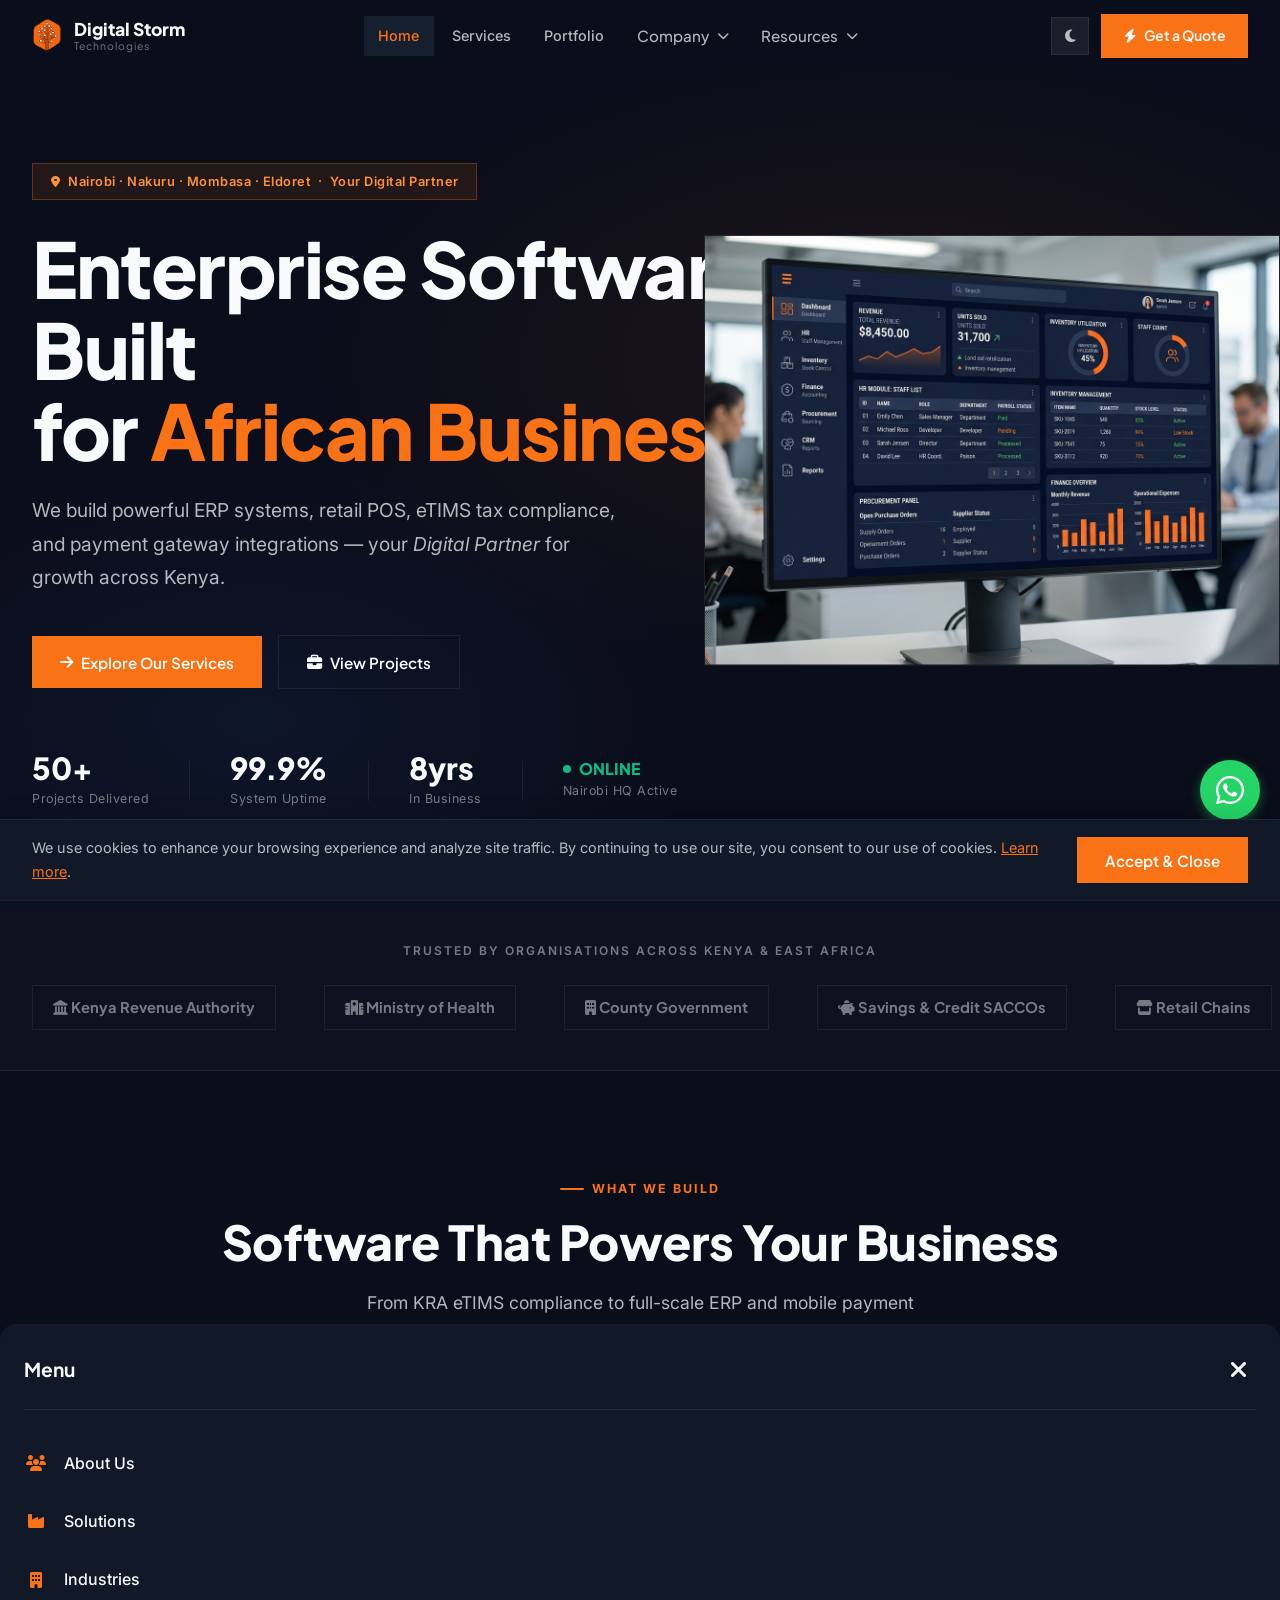
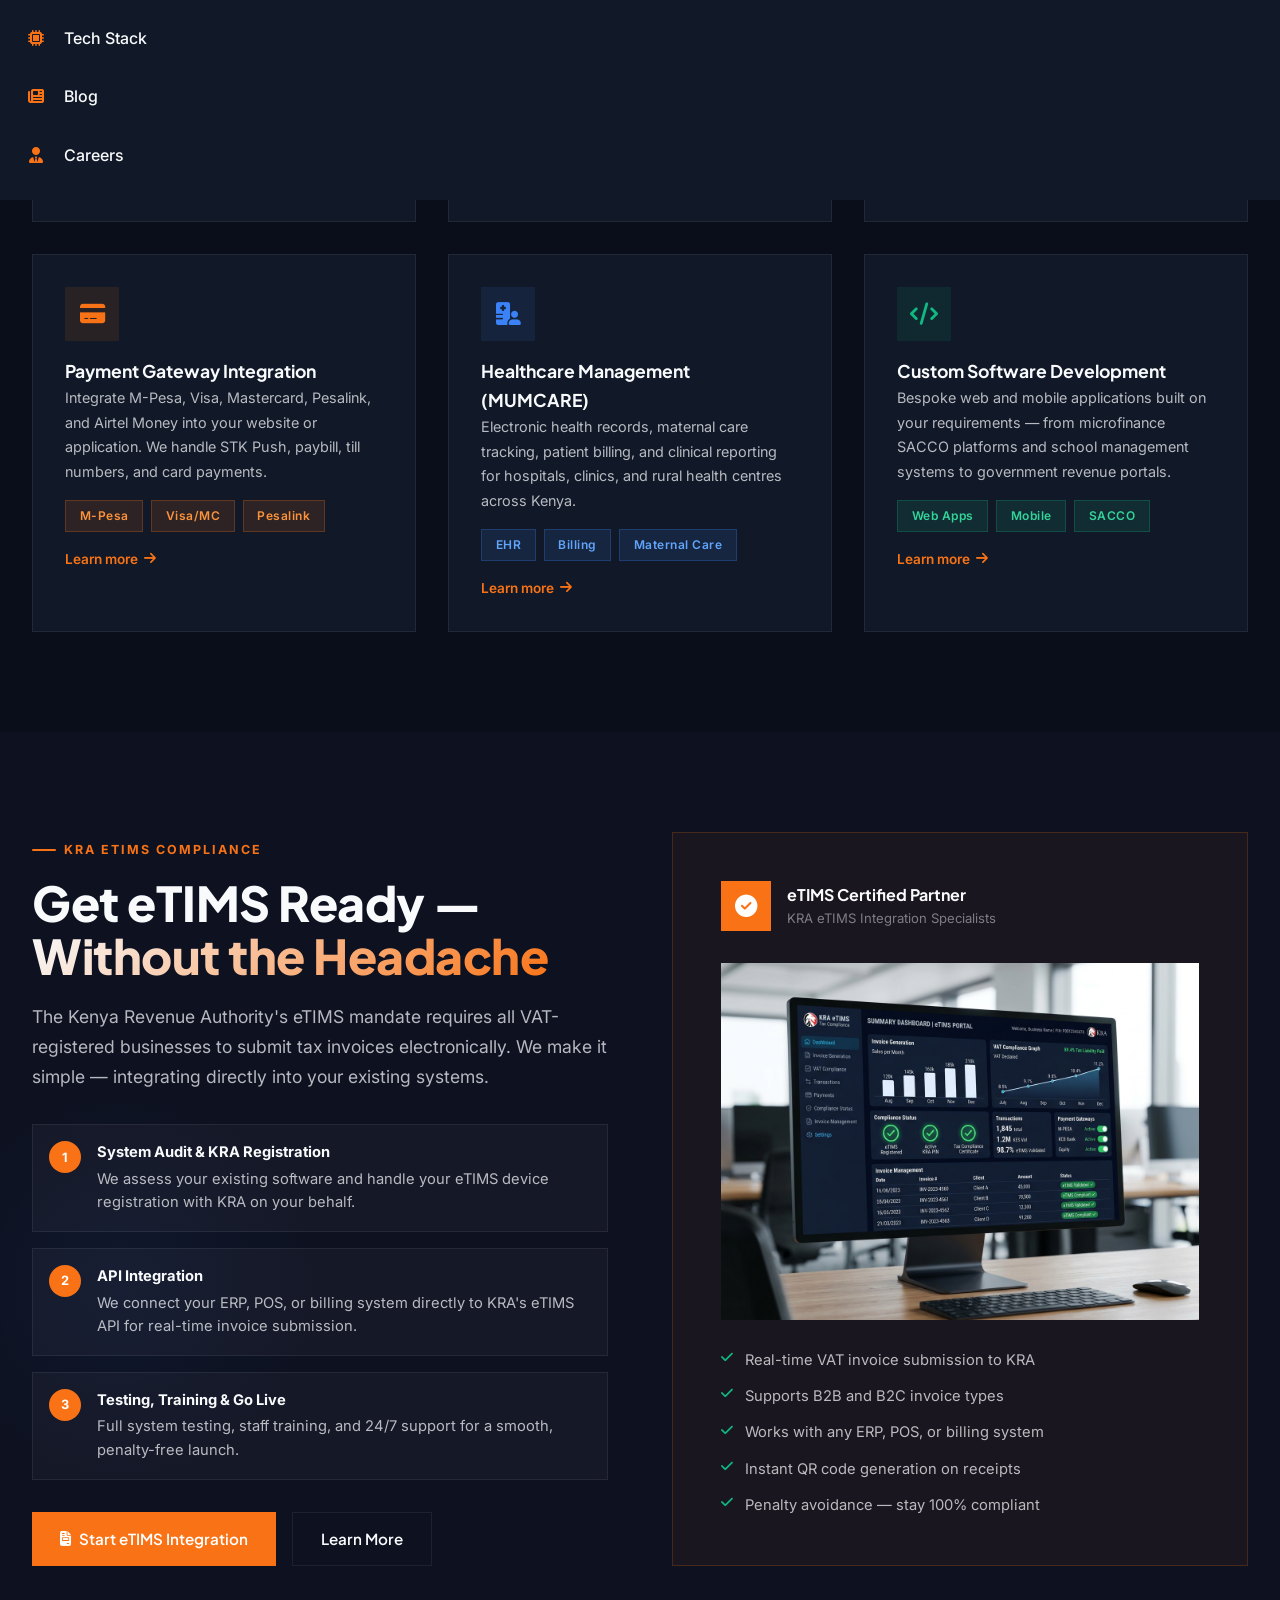
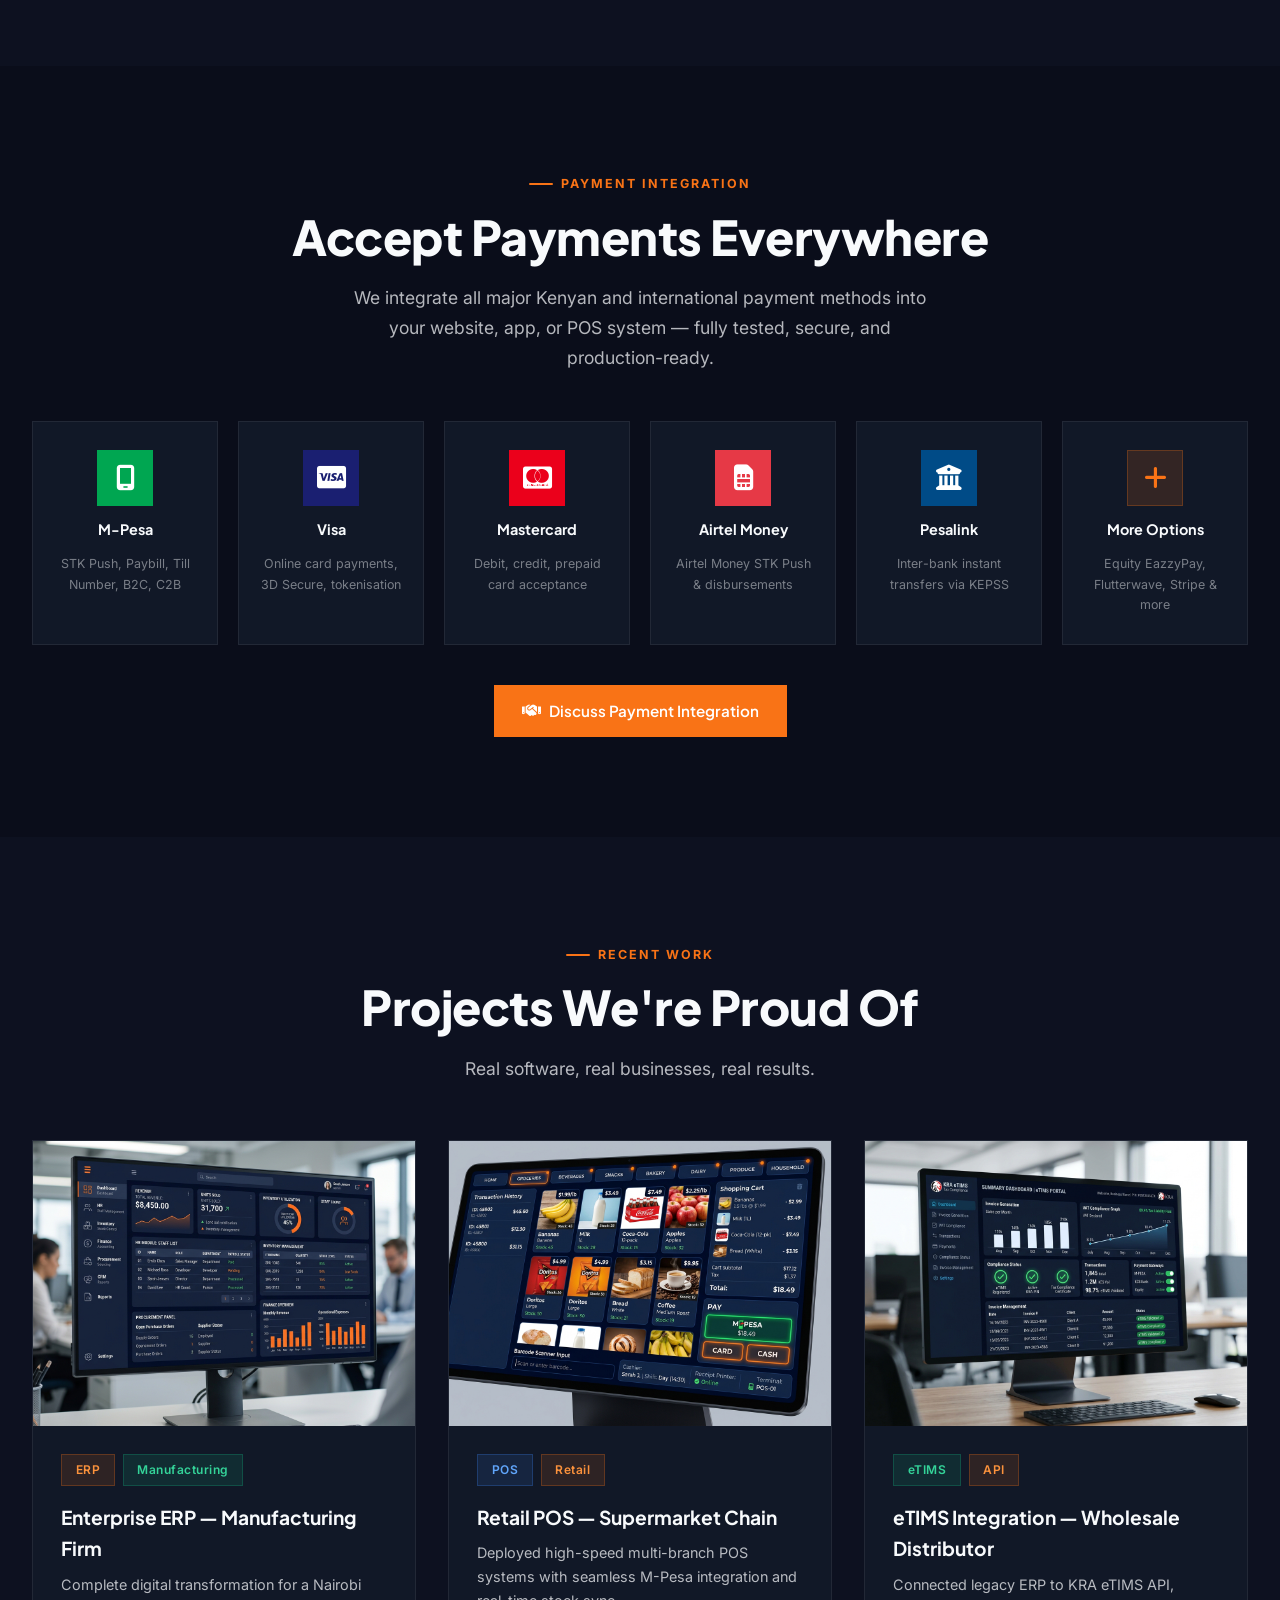
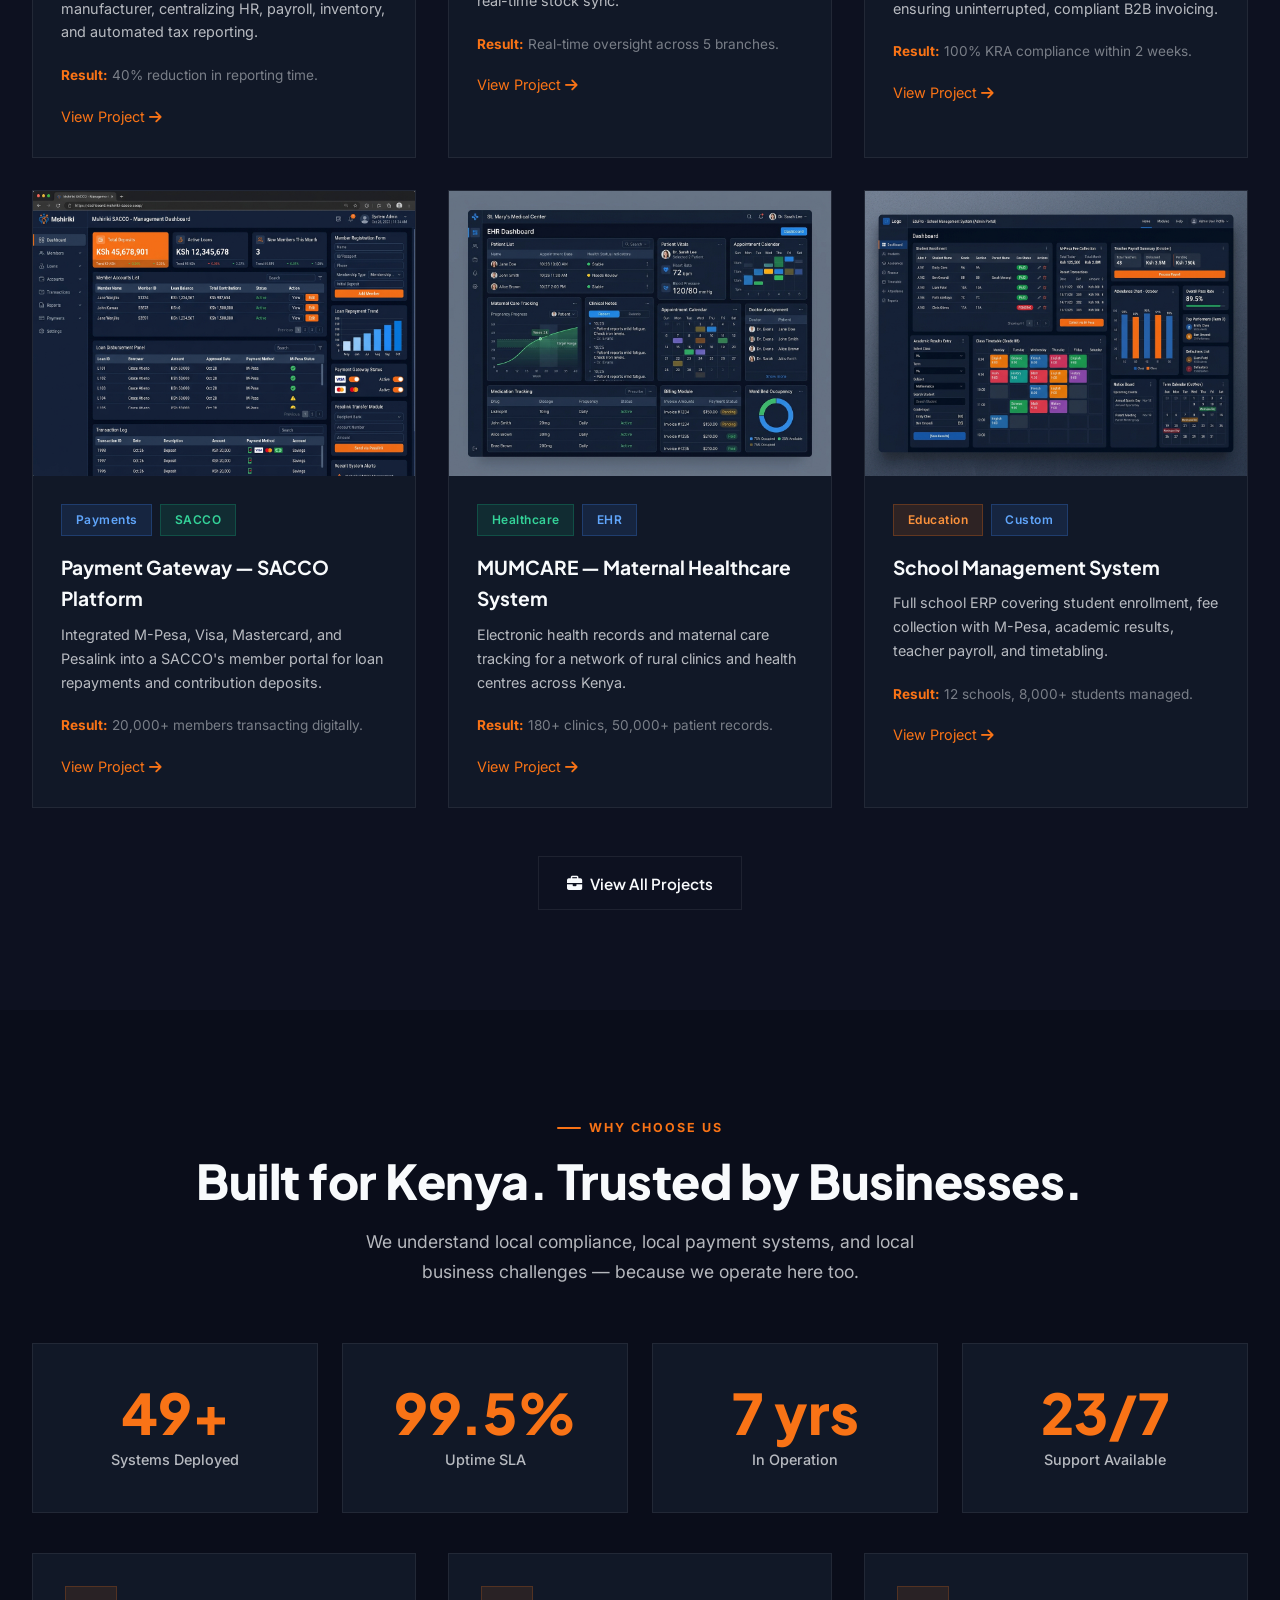
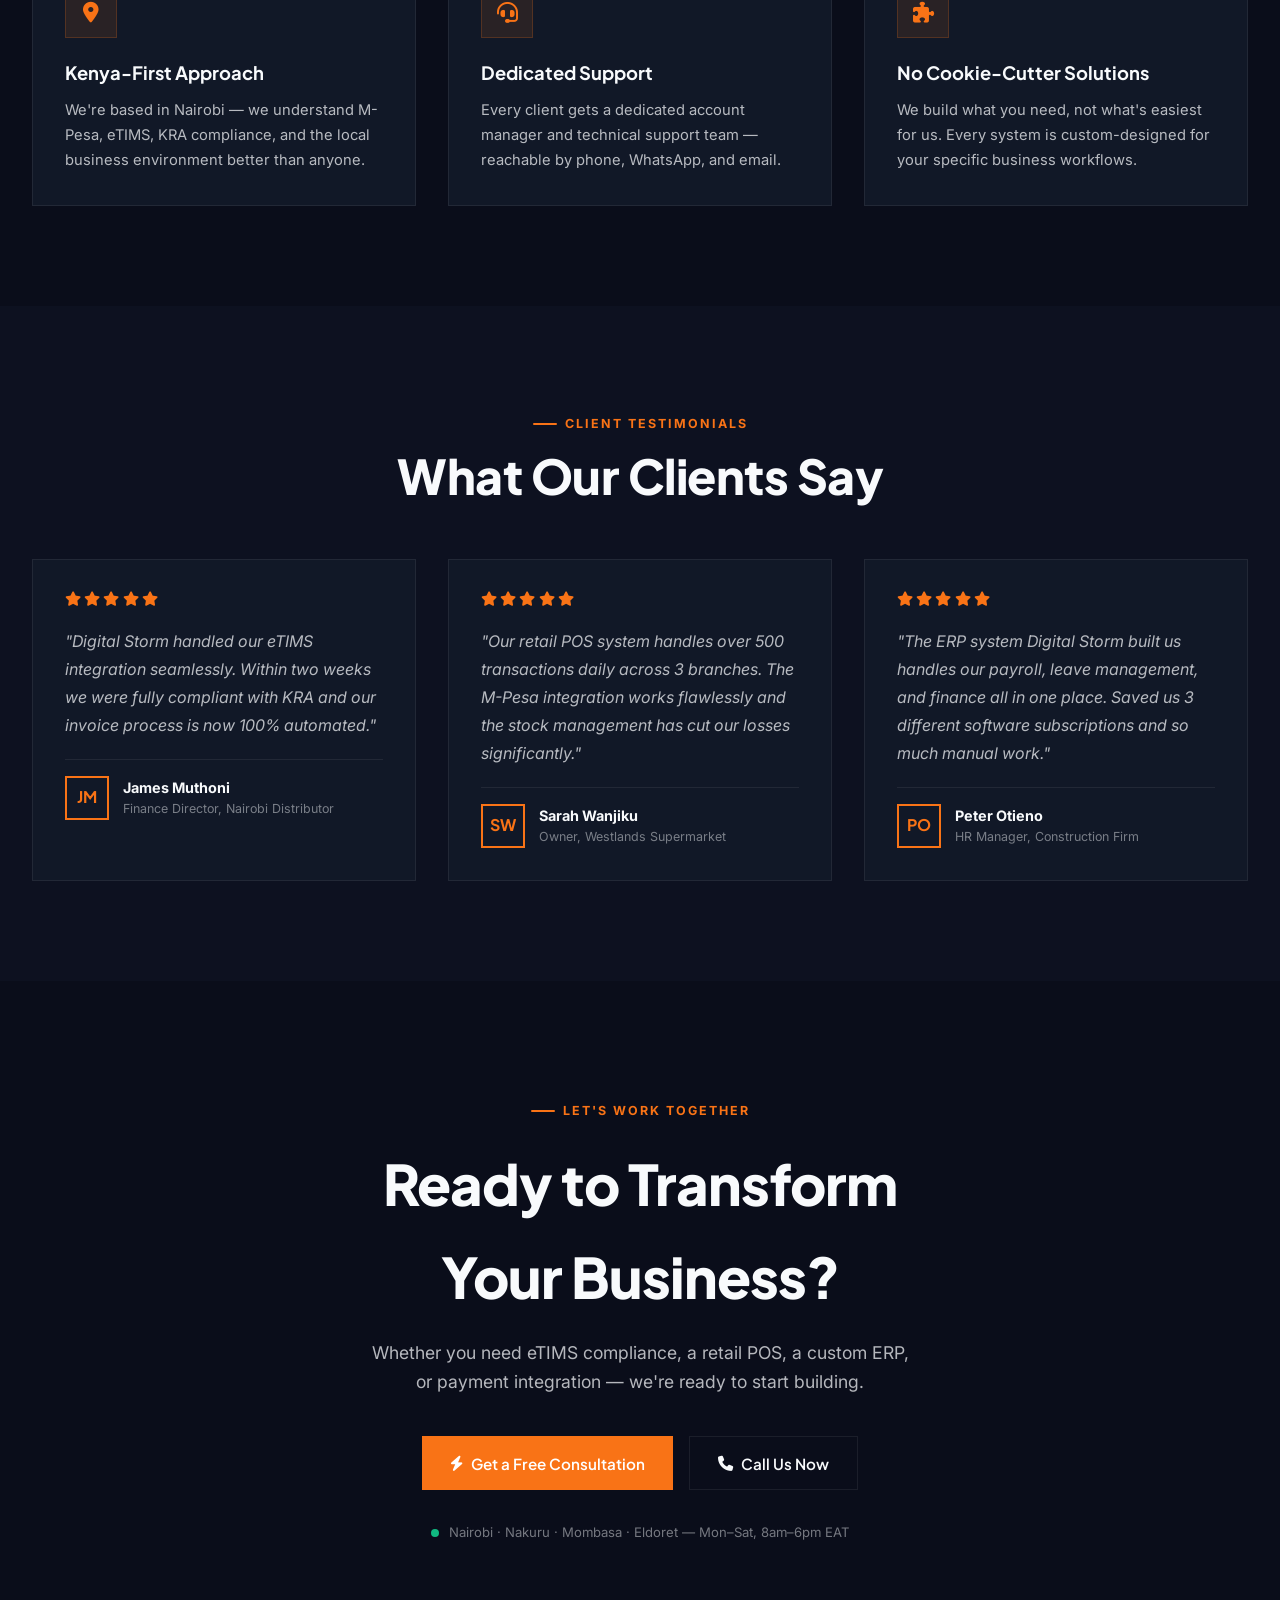
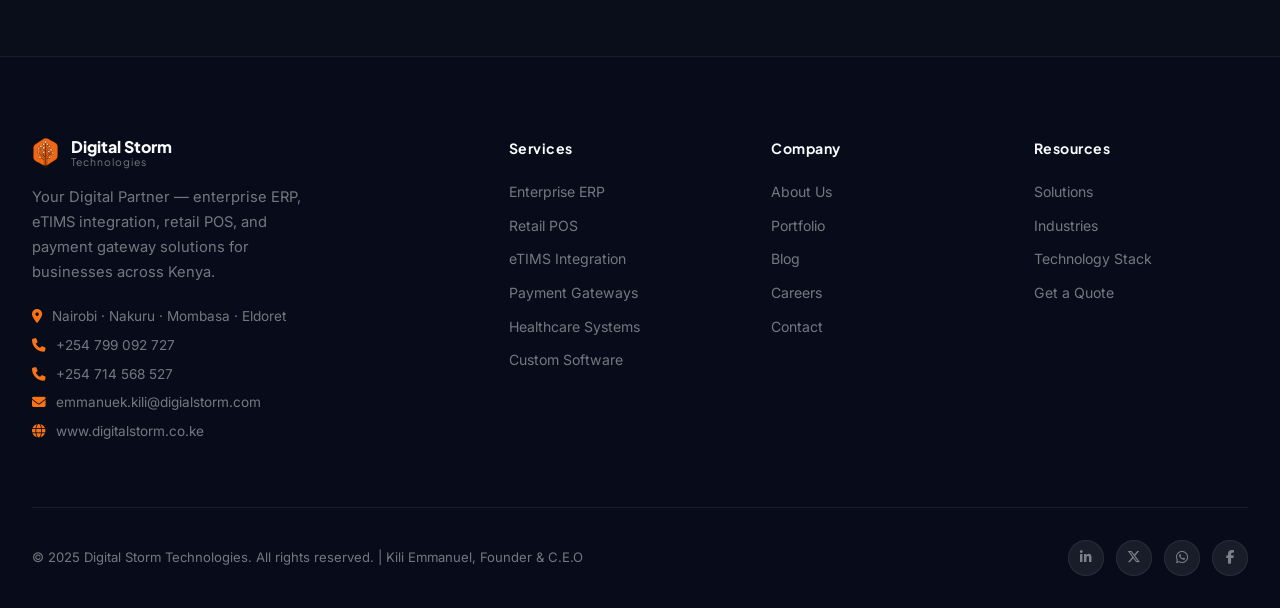
<file: index.html>
﻿<!DOCTYPE html>
<html lang="en" data-theme="dark">
<head>
<!-- =========================
     DIGITAL STORM TECHNOLOGIES
     SEO / SEARCH ENGINE META
     ========================= -->
<title>Digital Storm Technologies — Enterprise Software, eTIMS & Payment Integration | Nairobi, Kenya</title>
<meta name="description" content="Digital Storm Technologies is a top Kenyan software development company building modern websites, web applications, mobile apps, SaaS platforms, eTIMS ERPs, retail POS systems, and custom business software.">
<meta name="keywords" content="Software development company Kenya, web development Nairobi, mobile app developers Kenya, eTIMS integration Kenya, ERP systems Kenya, retail POS systems Nairobi, custom SaaS platforms, Daraja API integration, M-Pesa API developers, business software solutions, tech consultancy Kenya, UI/UX design Nairobi, corporate website design, e-commerce developers Kenya, cloud hosting solutions, Digital Storm Technologies, top software engineers Kenya, best IT company Nairobi">
<meta name="author" content="Digital Storm Technologies Ltd">
<meta name="robots" content="index, follow, max-image-preview:large, max-snippet:-1, max-video-preview:-1">
<meta name="googlebot" content="index, follow, max-image-preview:large, max-snippet:-1, max-video-preview:-1">
<meta name="language" content="English">
<meta name="revisit-after" content="2 days">
<meta name="rating" content="general">

<!-- Canonical URL -->
<link rel="canonical" href="https://www.digitastorm.co.ke/">

<!-- =========================
     GOOGLE SEARCH / BRAND
     ========================= -->
<meta name="application-name" content="Digital Storm Technologies">
<meta name="apple-mobile-web-app-title" content="Digital Storm Technologies">
<meta name="theme-color" content="#f97316">

<!-- =========================
     OPEN GRAPH / FACEBOOK / WHATSAPP
     ========================= -->
<meta property="og:type" content="website">
<meta property="og:title" content="Digital Storm Technologies — Enterprise Software, eTIMS & Payment Integration | Nairobi, Kenya">
<meta property="og:description" content="Digital Storm Technologies is a top Kenyan software development company building modern websites, web applications, mobile apps, SaaS platforms, eTIMS ERPs, retail POS systems, and custom business software.">
<meta property="og:url" content="https://www.digitastorm.co.ke/">
<meta property="og:site_name" content="Digital Storm Technologies">
<meta property="og:locale" content="en_KE">
<meta property="og:image" content="https://www.digitastorm.co.ke/images/og-image.jpg">
<meta property="og:image:width" content="1200">
<meta property="og:image:height" content="630">
<meta property="og:image:alt" content="Digital Storm Technologies - Software Development Company in Kenya">

<!-- =========================
     TWITTER / X
     ========================= -->
<meta name="twitter:card" content="summary_large_image">
<meta name="twitter:title" content="Digital Storm Technologies — Enterprise Software, eTIMS & Payment Integration | Nairobi, Kenya">
<meta name="twitter:description" content="Digital Storm Technologies is a top Kenyan software development company building modern websites, web applications, mobile apps, SaaS platforms, eTIMS ERPs, retail POS systems, and custom business software.">
<meta name="twitter:image" content="https://www.digitastorm.co.ke/images/og-image.jpg">
<meta name="twitter:site" content="@DigitalStormKE">

<!-- =========================
     GEO / LOCAL BUSINESS
     ========================= -->
<meta name="geo.region" content="KE">
<meta name="geo.country" content="Kenya">
<meta name="geo.placename" content="Nairobi, Kenya">

<!-- =========================
     GOOGLE ANALYTICS
     ========================= -->
<!-- Google tag (gtag.js) -->
<script async src="https://www.googletagmanager.com/gtag/js?id=G-1RHVH5S1PX"></script>
<script>
  window.dataLayer = window.dataLayer || [];
  function gtag(){dataLayer.push(arguments);}
  gtag('js', new Date());
  gtag('config', 'G-1RHVH5S1PX');
</script>

<script>
  window.dataLayer = window.dataLayer || [];
  function gtag(){dataLayer.push(arguments);}
  gtag('js', new Date());

  gtag('config', 'G-1RHVH5S1PX');
</script>
  <meta charset="UTF-8" />
  <meta name="viewport" content="width=device-width, initial-scale=1.0" />
  
  <meta name="description" content="Digital Storm Technologies builds enterprise ERP, Retail POS, eTIMS KRA integration, and payment gateway solutions for businesses across Kenya and East Africa." />
  <meta name="keywords" content="eTIMS integration Kenya, ERP software Nairobi, Retail POS Kenya, payment gateway M-Pesa, enterprise software Kenya, Digital Storm Technologies" />

  <!-- Fonts -->
  <link rel="preconnect" href="https://fonts.googleapis.com" />
  <link rel="preconnect" href="https://fonts.gstatic.com" crossorigin />
  <link href="https://fonts.googleapis.com/css2?family=Inter:wght@300;400;500;600;700;800;900&family=Plus+Jakarta+Sans:wght@400;500;600;700;800&display=swap" rel="stylesheet" />

  <!-- Icons -->
  <link rel="stylesheet" href="https://cdnjs.cloudflare.com/ajax/libs/font-awesome/6.5.2/css/all.min.css" />

  <!-- Styles -->
  <link rel="stylesheet" href="css/main.css" />
  <link rel="stylesheet" href="css/animations.css" />
  <link rel="stylesheet" href="css/responsive.css" />

  <!-- CRITICAL: Apply saved theme before first paint to avoid flash -->
  <script>
    (function() {
      var saved = localStorage.getItem('dst-theme');
      var preferred = window.matchMedia('(prefers-color-scheme: light)').matches ? 'light' : 'dark';
      var theme = saved || preferred;
      document.documentElement.setAttribute('data-theme', theme);
    })();
  </script>
  
</head>
<body>

<!-- ═══════════════════════════════════════════════════════════════
     NAVBAR
═══════════════════════════════════════════════════════════════ -->
<header class="navbar" id="navbar">
  <div class="nav-inner">
    <a href="index.html" class="nav-logo">
      <img src="assets/Digitalblack.png" alt="Digital Storm Technologies Logo" class="nav-logo-img" />
      <div class="nav-logo-text">
        Digital Storm
        <span>Technologies</span>
      </div>
    </a>

        <nav class="nav-links" role="navigation" aria-label="Main Navigation">
      <a href="index.html" class="nav-link active" id="nav-desk-index">Home</a>
      <a href="services.html" class="nav-link" id="nav-desk-services">Services</a>
      <a href="portfolio.html" class="nav-link" id="nav-desk-portfolio">Portfolio</a>
      
      <div class="nav-dropdown">
        <button class="nav-link" id="nav-desk-company">Company <i class="fa-solid fa-chevron-down" style="font-size:0.75rem; margin-left:0.25rem;"></i></button>
        <div class="dropdown-menu">
          <a href="about.html" id="drop-about">About Us</a>
          <a href="careers.html" id="drop-careers">Careers</a>
          <a href="industries.html" id="drop-industries">Industries</a>
        </div>
      </div>

      <div class="nav-dropdown">
        <button class="nav-link" id="nav-desk-resources">Resources <i class="fa-solid fa-chevron-down" style="font-size:0.75rem; margin-left:0.25rem;"></i></button>
        <div class="dropdown-menu">
          <a href="solutions.html" id="drop-solutions">Solutions</a>
          <a href="technologies.html" id="drop-technologies">Tech Stack</a>
          <a href="blog.html" id="drop-blog">Blog</a>
        </div>
      </div>
    </nav>

    <div class="nav-actions">
      <button class="nav-theme-btn theme-toggle-btn" aria-label="Toggle theme" title="Toggle dark/light mode">
        <i class="theme-icon fa-solid fa-moon"></i>
      </button>
      <a href="contact.html" class="btn btn-primary" style="padding: 0.65rem 1.4rem; font-size: 0.88rem;">
        <i class="fa-solid fa-bolt"></i> Get a Quote
      </a>
      <button class="nav-hamburger" id="nav-hamburger" aria-label="Toggle menu">
        <span></span><span></span><span></span>
      </button>
    </div>
  </div>
</header>

<!-- Mobile drawer -->
<nav class="nav-drawer" id="nav-drawer" aria-label="Mobile Navigation">
  <a href="index.html"     class="nav-link">Home</a>
  <a href="services.html"  class="nav-link">Services</a>
  <a href="solutions.html" class="nav-link">Solutions</a>
  <a href="portfolio.html" class="nav-link">Portfolio</a>
  <a href="about.html"     class="nav-link">About</a>
  <a href="contact.html"   class="nav-link">Contact</a>
  <a href="contact.html"   class="btn btn-primary" style="margin-top:1rem; justify-content:center;">
    <i class="fa-solid fa-bolt"></i> Get a Quote
  </a>
</nav>

<!-- ═══════════════════════════════════════════════════════════════
     HERO
═══════════════════════════════════════════════════════════════ -->
<section class="hero" id="hero">
  <div class="hero-bg"></div>

  <!-- Parallax floating shapes -->
  <div class="hero-shape hero-shape-1" data-parallax="0.25"></div>
  <div class="hero-shape hero-shape-2" data-parallax="0.15"></div>
  <div class="hero-shape hero-shape-3" data-parallax="0.35"></div>

  <div class="container hero-inner">
    <div class="hero-kicker">
      <i class="fa-solid fa-location-dot"></i>
      Nairobi · Nakuru · Mombasa · Eldoret &nbsp;·&nbsp; Your Digital Partner
    </div>

    <h1 class="hero-title">
      Enterprise Software Built<br />
      for <span class="highlight">African Business</span>
    </h1>

    <p class="hero-subtitle">
      We build powerful ERP systems, retail POS, eTIMS tax compliance, and payment gateway integrations — your <em>Digital Partner</em> for growth across Kenya.
    </p>

    <div class="hero-cta">
      <a href="services.html" class="btn btn-primary">
        <i class="fa-solid fa-arrow-right"></i> Explore Our Services
      </a>
      <a href="portfolio.html" class="btn btn-outline">
        <i class="fa-solid fa-briefcase"></i> View Projects
      </a>
    </div>

    <div class="hero-stats">
      <div class="hero-stat-item">
        <span class="hero-stat-num" data-count="50" data-suffix="+">0+</span>
        <span class="hero-stat-label">Projects Delivered</span>
      </div>
      <div class="hero-stat-divider"></div>
      <div class="hero-stat-item">
        <span class="hero-stat-num" data-count="99.9" data-suffix="%">0%</span>
        <span class="hero-stat-label">System Uptime</span>
      </div>
      <div class="hero-stat-divider"></div>
      <div class="hero-stat-item">
        <span class="hero-stat-num" data-count="8" data-suffix="yrs">0yrs</span>
        <span class="hero-stat-label">In Business</span>
      </div>
      <div class="hero-stat-divider"></div>
      <div class="hero-stat-item">
        <div style="display:flex; align-items:center; gap:0.5rem;">
          <span class="pulse-dot"></span>
          <span class="hero-stat-num" style="font-size:1rem; color:var(--green);">ONLINE</span>
        </div>
        <span class="hero-stat-label">Nairobi HQ Active</span>
      </div>
    </div>
  </div>

  <!-- Hero dashboard mockup visible on desktop -->
  <div class="hero-visual">
    <img src="assets/dst_erp_dashboard.jpg" alt="Digital Storm ERP Dashboard"  data-dark-src="assets/dst_erp_dashboard.jpg" data-light-src="assets/l1.jpg" loading="eager" />
  </div>
</section>

<!-- ═══════════════════════════════════════════════════════════════
     TRUSTED BY / CLIENT STRIP
═══════════════════════════════════════════════════════════════ -->
<section class="clients-strip">
  <div class="container">
    <p class="clients-label">Trusted by organisations across Kenya & East Africa</p>
  </div>
  <div style="overflow:hidden; padding: 0 2rem;">
    <div class="clients-track" id="clients-track">
      <span class="client-badge"><i class="fa-solid fa-landmark"></i> Kenya Revenue Authority</span>
      <span class="client-badge"><i class="fa-solid fa-hospital"></i> Ministry of Health</span>
      <span class="client-badge"><i class="fa-solid fa-building"></i> County Government</span>
      <span class="client-badge"><i class="fa-solid fa-piggy-bank"></i> Savings & Credit SACCOs</span>
      <span class="client-badge"><i class="fa-solid fa-store"></i> Retail Chains</span>
      <span class="client-badge"><i class="fa-solid fa-truck"></i> Logistics Companies</span>
      <span class="client-badge"><i class="fa-solid fa-graduation-cap"></i> Schools & Colleges</span>
      <span class="client-badge"><i class="fa-solid fa-shield-halved"></i> Insurance Firms</span>
    </div>
  </div>
</section>

<!-- ═══════════════════════════════════════════════════════════════
     SERVICES
═══════════════════════════════════════════════════════════════ -->
<section class="section" id="services">
  <div class="container">
    <div class="text-center reveal">
      <div class="section-label">What We Build</div>
      <h2 class="section-title">Software That Powers Your Business</h2>
      <p class="section-desc">
        From KRA eTIMS compliance to full-scale ERP and mobile payment integration — we engineer solutions that actually work in the Kenyan market.
      </p>
    </div>

    <div class="grid-3" style="margin-top: 3.5rem;">

      <!-- ERP -->
      <div class="service-card reveal delay-1">
        <div class="service-icon" style="background:rgba(249,115,22,0.1); color:var(--orange);">
          <i class="fa-solid fa-layer-group"></i>
        </div>
        <div>
          <div class="service-title">Enterprise Resource Planning (ERP)</div>
          <p class="service-desc">
            Fully customised ERP systems covering finance, HR, payroll, procurement, inventory, and reporting—built for Kenyan businesses and compliance requirements.
          </p>
        </div>
        <div style="display:flex; gap:0.5rem; flex-wrap:wrap;">
          <span class="badge badge-orange">Payroll</span>
          <span class="badge badge-orange">Finance</span>
          <span class="badge badge-orange">Inventory</span>
          <span class="badge badge-orange">HR</span>
        </div>
        <a href="services.html#erp" class="service-link">Learn more <i class="fa-solid fa-arrow-right"></i></a>
      </div>

      <!-- Retail POS -->
      <div class="service-card reveal delay-2">
        <div class="service-icon" style="background:rgba(59,130,246,0.1); color:var(--blue);">
          <i class="fa-solid fa-cash-register"></i>
        </div>
        <div>
          <div class="service-title">Retail POS System</div>
          <p class="service-desc">
            A fast, reliable point-of-sale solution for supermarkets, boutiques, and retail chains — with barcode scanning, stock management, and M-Pesa integration built-in.
          </p>
        </div>
        <div style="display:flex; gap:0.5rem; flex-wrap:wrap;">
          <span class="badge badge-blue">Barcode Scan</span>
          <span class="badge badge-blue">M-Pesa</span>
          <span class="badge badge-blue">Stock Mgmt</span>
        </div>
        <a href="services.html#pos" class="service-link">Learn more <i class="fa-solid fa-arrow-right"></i></a>
      </div>

      <!-- eTIMS -->
      <div class="service-card reveal delay-3">
        <div class="service-icon" style="background:rgba(16,185,129,0.1); color:var(--green);">
          <i class="fa-solid fa-file-invoice"></i>
        </div>
        <div>
          <div class="service-title">KRA eTIMS Integration</div>
          <p class="service-desc">
            Seamlessly connect your business systems to KRA's eTIMS platform. We handle VAT invoice generation, TIMS device setup, and real-time fiscal submissions—keeping you compliant.
          </p>
        </div>
        <div style="display:flex; gap:0.5rem; flex-wrap:wrap;">
          <span class="badge badge-green">VAT Invoices</span>
          <span class="badge badge-green">KRA Compliant</span>
          <span class="badge badge-green">Real-time</span>
        </div>
        <a href="services.html#etims" class="service-link">Learn more <i class="fa-solid fa-arrow-right"></i></a>
      </div>

      <!-- Payment Gateways -->
      <div class="service-card reveal delay-1">
        <div class="service-icon" style="background:rgba(249,115,22,0.1); color:var(--orange);">
          <i class="fa-solid fa-credit-card"></i>
        </div>
        <div>
          <div class="service-title">Payment Gateway Integration</div>
          <p class="service-desc">
            Integrate M-Pesa, Visa, Mastercard, Pesalink, and Airtel Money into your website or application. We handle STK Push, paybill, till numbers, and card payments.
          </p>
        </div>
        <div style="display:flex; gap:0.5rem; flex-wrap:wrap;">
          <span class="badge badge-orange">M-Pesa</span>
          <span class="badge badge-orange">Visa/MC</span>
          <span class="badge badge-orange">Pesalink</span>
        </div>
        <a href="services.html#payments" class="service-link">Learn more <i class="fa-solid fa-arrow-right"></i></a>
      </div>

      <!-- Healthcare -->
      <div class="service-card reveal delay-2">
        <div class="service-icon" style="background:rgba(59,130,246,0.1); color:var(--blue);">
          <i class="fa-solid fa-hospital-user"></i>
        </div>
        <div>
          <div class="service-title">Healthcare Management (MUMCARE)</div>
          <p class="service-desc">
            Electronic health records, maternal care tracking, patient billing, and clinical reporting for hospitals, clinics, and rural health centres across Kenya.
          </p>
        </div>
        <div style="display:flex; gap:0.5rem; flex-wrap:wrap;">
          <span class="badge badge-blue">EHR</span>
          <span class="badge badge-blue">Billing</span>
          <span class="badge badge-blue">Maternal Care</span>
        </div>
        <a href="services.html#healthcare" class="service-link">Learn more <i class="fa-solid fa-arrow-right"></i></a>
      </div>

      <!-- Custom Software -->
      <div class="service-card reveal delay-3">
        <div class="service-icon" style="background:rgba(16,185,129,0.1); color:var(--green);">
          <i class="fa-solid fa-code"></i>
        </div>
        <div>
          <div class="service-title">Custom Software Development</div>
          <p class="service-desc">
            Bespoke web and mobile applications built on your requirements — from microfinance SACCO platforms and school management systems to government revenue portals.
          </p>
        </div>
        <div style="display:flex; gap:0.5rem; flex-wrap:wrap;">
          <span class="badge badge-green">Web Apps</span>
          <span class="badge badge-green">Mobile</span>
          <span class="badge badge-green">SACCO</span>
        </div>
        <a href="services.html#custom" class="service-link">Learn more <i class="fa-solid fa-arrow-right"></i></a>
      </div>

    </div>
  </div>
</section>

<!-- ═══════════════════════════════════════════════════════════════
     eTIMS SPOTLIGHT — PARALLAX SECTION
═══════════════════════════════════════════════════════════════ -->
<section class="parallax-section etims-section" id="etims" style="background: var(--bg-section);">
  <!-- Parallax decorative blobs -->
  <div data-parallax="0.2" style="position:absolute; top:-80px; right:-80px; width:500px; height:500px; border-radius:50%; background:radial-gradient(circle, rgba(249,115,22,0.07) 0%, transparent 70%); pointer-events:none; z-index:0;"></div>
  <div data-parallax="0.12" style="position:absolute; bottom:-100px; left:-80px; width:400px; height:400px; border-radius:50%; background:radial-gradient(circle, rgba(59,130,246,0.06) 0%, transparent 70%); pointer-events:none; z-index:0;"></div>

  <div class="container parallax-content">
    <div class="grid-2" style="align-items: center; gap: 4rem;">

      <div class="reveal-left">
        <div class="section-label">KRA eTIMS Compliance</div>
        <h2 class="section-title">Get eTIMS Ready — <span class="text-gradient">Without the Headache</span></h2>
        <p class="section-desc" style="margin-bottom: 2rem;">
          The Kenya Revenue Authority's eTIMS mandate requires all VAT-registered businesses to submit tax invoices electronically. We make it simple — integrating directly into your existing systems.
        </p>

        <div class="etims-steps">
          <div class="etims-step">
            <div class="etims-step-num">1</div>
            <div class="etims-step-text">
              <strong>System Audit & KRA Registration</strong>
              We assess your existing software and handle your eTIMS device registration with KRA on your behalf.
            </div>
          </div>
          <div class="etims-step">
            <div class="etims-step-num">2</div>
            <div class="etims-step-text">
              <strong>API Integration</strong>
              We connect your ERP, POS, or billing system directly to KRA's eTIMS API for real-time invoice submission.
            </div>
          </div>
          <div class="etims-step">
            <div class="etims-step-num">3</div>
            <div class="etims-step-text">
              <strong>Testing, Training & Go Live</strong>
              Full system testing, staff training, and 24/7 support for a smooth, penalty-free launch.
            </div>
          </div>
        </div>

        <div style="margin-top: 2rem; display:flex; gap:1rem; flex-wrap:wrap;">
          <a href="contact.html" class="btn btn-primary">
            <i class="fa-solid fa-file-invoice"></i> Start eTIMS Integration
          </a>
          <a href="services.html#etims" class="btn btn-outline">Learn More</a>
        </div>
      </div>

      <div class="reveal-right">
        <div class="etims-highlight-box">
          <div style="display:flex; align-items:center; gap:1rem; margin-bottom:2rem;">
            <div style="width:50px;height:50px;border-radius:var(--radius-md);background:var(--orange);display:flex;align-items:center;justify-content:center;font-size:1.4rem;color:#fff;">
              <i class="fa-solid fa-check-circle"></i>
            </div>
            <div>
              <div style="font-weight:700; color:var(--text-primary); font-family:var(--font-heading);">eTIMS Certified Partner</div>
              <div style="font-size:0.82rem; color:var(--text-muted);">KRA eTIMS Integration Specialists</div>
            </div>
          </div>

          <img src="assets/dst_etims_payment.jpg" alt="eTIMS Tax Invoice Integration Dashboard"  data-dark-src="assets/dst_etims_payment.jpg" data-light-src="assets/l2.jpg" style="width:100%; border-radius:var(--radius-md); margin-bottom:1.75rem;" />

          <div class="feature-list">
            <div class="feature-item"><i class="fa-solid fa-check"></i> Real-time VAT invoice submission to KRA</div>
            <div class="feature-item"><i class="fa-solid fa-check"></i> Supports B2B and B2C invoice types</div>
            <div class="feature-item"><i class="fa-solid fa-check"></i> Works with any ERP, POS, or billing system</div>
            <div class="feature-item"><i class="fa-solid fa-check"></i> Instant QR code generation on receipts</div>
            <div class="feature-item"><i class="fa-solid fa-check"></i> Penalty avoidance — stay 100% compliant</div>
          </div>
        </div>
      </div>

    </div>
  </div>
</section>

<!-- ═══════════════════════════════════════════════════════════════
     PAYMENT GATEWAYS SECTION
═══════════════════════════════════════════════════════════════ -->
<section class="section" id="payments">
  <div class="container">
    <div class="text-center reveal">
      <div class="section-label">Payment Integration</div>
      <h2 class="section-title">Accept Payments Everywhere</h2>
      <p class="section-desc">
        We integrate all major Kenyan and international payment methods into your website, app, or POS system — fully tested, secure, and production-ready.
      </p>
    </div>

    <div class="payment-grid reveal">

      <div class="payment-card">
        <div class="payment-card-icon" style="background:#00A651; color:#fff; border-radius: var(--radius-md);">
          <i class="fa-solid fa-mobile-screen"></i>
        </div>
        <div class="payment-card-name">M-Pesa</div>
        <div class="payment-card-desc">STK Push, Paybill, Till Number, B2C, C2B</div>
      </div>

      <div class="payment-card">
        <div class="payment-card-icon" style="background:#1A1F71; color:#fff; border-radius: var(--radius-md);">
          <i class="fa-brands fa-cc-visa"></i>
        </div>
        <div class="payment-card-name">Visa</div>
        <div class="payment-card-desc">Online card payments, 3D Secure, tokenisation</div>
      </div>

      <div class="payment-card">
        <div class="payment-card-icon" style="background:#EB001B; color:#fff; border-radius: var(--radius-md);">
          <i class="fa-brands fa-cc-mastercard"></i>
        </div>
        <div class="payment-card-name">Mastercard</div>
        <div class="payment-card-desc">Debit, credit, prepaid card acceptance</div>
      </div>

      <div class="payment-card">
        <div class="payment-card-icon" style="background:#E63946; color:#fff; border-radius: var(--radius-md);">
          <i class="fa-solid fa-sim-card"></i>
        </div>
        <div class="payment-card-name">Airtel Money</div>
        <div class="payment-card-desc">Airtel Money STK Push & disbursements</div>
      </div>

      <div class="payment-card">
        <div class="payment-card-icon" style="background:#004B87; color:#fff; border-radius: var(--radius-md);">
          <i class="fa-solid fa-building-columns"></i>
        </div>
        <div class="payment-card-name">Pesalink</div>
        <div class="payment-card-desc">Inter-bank instant transfers via KEPSS</div>
      </div>

      <div class="payment-card">
        <div class="payment-card-icon" style="background:rgba(249,115,22,0.15); color:var(--orange); border-radius: var(--radius-md); border:1px solid var(--orange-glow);">
          <i class="fa-solid fa-plus"></i>
        </div>
        <div class="payment-card-name">More Options</div>
        <div class="payment-card-desc">Equity EazzyPay, Flutterwave, Stripe & more</div>
      </div>

    </div>

    <div style="text-align:center; margin-top:2.5rem;">
      <a href="contact.html" class="btn btn-primary">
        <i class="fa-solid fa-handshake"></i> Discuss Payment Integration
      </a>
    </div>
  </div>
</section>

<!-- ═══════════════════════════════════════════════════════════════
     PORTFOLIO PREVIEW
═══════════════════════════════════════════════════════════════ -->
<section class="section section-alt" id="portfolio-preview">
  <div class="container">
    <div class="text-center reveal">
      <div class="section-label">Recent Work</div>
      <h2 class="section-title">Projects We're Proud Of</h2>
      <p class="section-desc">Real software, real businesses, real results.</p>
    </div>

    <div class="grid-3" style="margin-top: 3.5rem;">

      <div class="project-card reveal delay-1">
        <div class="project-img-wrap">
          <img src="assets/dst_erp_dashboard.jpg" alt="Enterprise ERP System Kenya"  data-dark-src="assets/dst_erp_dashboard.jpg" data-light-src="assets/l1.jpg" />
        </div>
        <div class="project-body">
          <div class="project-tags">
            <span class="badge badge-orange">ERP</span>
            <span class="badge badge-green">Manufacturing</span>
          </div>
          <div class="project-title">Enterprise ERP — Manufacturing Firm</div>
          <p class="project-desc">Complete digital transformation for a Nairobi manufacturer, centralizing HR, payroll, inventory, and automated tax reporting.</p>
          <p style="font-size:0.85rem; color:var(--text-muted); margin-bottom:1rem;"><strong style="color:var(--orange);">Result:</strong> 40% reduction in reporting time.</p>
          <a href="portfolio.html" class="btn-ghost">View Project <i class="fa-solid fa-arrow-right"></i></a>
        </div>
      </div>

      <div class="project-card reveal delay-2">
        <div class="project-img-wrap">
          <img src="assets/dst_pos_retail.jpg" alt="Retail POS System Supermarket Kenya"  data-dark-src="assets/dst_pos_retail.jpg" data-light-src="assets/l4.jpg" />
        </div>
        <div class="project-body">
          <div class="project-tags">
            <span class="badge badge-blue">POS</span>
            <span class="badge badge-orange">Retail</span>
          </div>
          <div class="project-title">Retail POS — Supermarket Chain</div>
          <p class="project-desc">Deployed high-speed multi-branch POS systems with seamless M-Pesa integration and real-time stock sync.</p>
          <p style="font-size:0.85rem; color:var(--text-muted); margin-bottom:1rem;"><strong style="color:var(--orange);">Result:</strong> Real-time oversight across 5 branches.</p>
          <a href="portfolio.html" class="btn-ghost">View Project <i class="fa-solid fa-arrow-right"></i></a>
        </div>
      </div>

      <div class="project-card reveal delay-3">
        <div class="project-img-wrap">
          <img src="assets/dst_etims_payment.jpg" alt="eTIMS Integration Kenya KRA"  data-dark-src="assets/dst_etims_payment.jpg" data-light-src="assets/l2.jpg" />
        </div>
        <div class="project-body">
          <div class="project-tags">
            <span class="badge badge-green">eTIMS</span>
            <span class="badge badge-orange">API</span>
          </div>
          <div class="project-title">eTIMS Integration — Wholesale Distributor</div>
          <p class="project-desc">Connected legacy ERP to KRA eTIMS API, ensuring uninterrupted, compliant B2B invoicing.</p>
          <p style="font-size:0.85rem; color:var(--text-muted); margin-bottom:1rem;"><strong style="color:var(--orange);">Result:</strong> 100% KRA compliance within 2 weeks.</p>
          <a href="portfolio.html" class="btn-ghost">View Project <i class="fa-solid fa-arrow-right"></i></a>
        </div>
      </div>

      <div class="project-card reveal delay-1">
        <div class="project-img-wrap">
          <img src="assets/dst_sacco_payment.jpg" alt="SACCO Payment Gateway Integration Kenya"  data-dark-src="assets/dst_sacco_payment.jpg" data-light-src="assets/l5.jpg" />
        </div>
        <div class="project-body">
          <div class="project-tags">
            <span class="badge badge-blue">Payments</span>
            <span class="badge badge-green">SACCO</span>
          </div>
          <div class="project-title">Payment Gateway — SACCO Platform</div>
          <p class="project-desc">Integrated M-Pesa, Visa, Mastercard, and Pesalink into a SACCO's member portal for loan repayments and contribution deposits.</p>
          <p style="font-size:0.85rem; color:var(--text-muted); margin-bottom:1rem;"><strong style="color:var(--orange);">Result:</strong> 20,000+ members transacting digitally.</p>
          <a href="portfolio.html" class="btn-ghost">View Project <i class="fa-solid fa-arrow-right"></i></a>
        </div>
      </div>

      <div class="project-card reveal delay-2">
        <div class="project-img-wrap">
          <img src="assets/dst_mumcare_health.jpg" alt="MUMCARE Healthcare EHR Kenya"  data-dark-src="assets/dst_mumcare_health.jpg" data-light-src="assets/l3.jpg" />
        </div>
        <div class="project-body">
          <div class="project-tags">
            <span class="badge badge-green">Healthcare</span>
            <span class="badge badge-blue">EHR</span>
          </div>
          <div class="project-title">MUMCARE — Maternal Healthcare System</div>
          <p class="project-desc">Electronic health records and maternal care tracking for a network of rural clinics and health centres across Kenya.</p>
          <p style="font-size:0.85rem; color:var(--text-muted); margin-bottom:1rem;"><strong style="color:var(--orange);">Result:</strong> 180+ clinics, 50,000+ patient records.</p>
          <a href="portfolio.html" class="btn-ghost">View Project <i class="fa-solid fa-arrow-right"></i></a>
        </div>
      </div>

      <div class="project-card reveal delay-3">
        <div class="project-img-wrap">
          <img src="assets/dst_school_system.jpg" alt="School Management System Kenya"  data-dark-src="assets/dst_school_system.jpg" data-light-src="assets/l6.jpg" />
        </div>
        <div class="project-body">
          <div class="project-tags">
            <span class="badge badge-orange">Education</span>
            <span class="badge badge-blue">Custom</span>
          </div>
          <div class="project-title">School Management System</div>
          <p class="project-desc">Full school ERP covering student enrollment, fee collection with M-Pesa, academic results, teacher payroll, and timetabling.</p>
          <p style="font-size:0.85rem; color:var(--text-muted); margin-bottom:1rem;"><strong style="color:var(--orange);">Result:</strong> 12 schools, 8,000+ students managed.</p>
          <a href="portfolio.html" class="btn-ghost">View Project <i class="fa-solid fa-arrow-right"></i></a>
        </div>
      </div>

    </div>

    <div style="text-align:center; margin-top:3rem;">
      <a href="portfolio.html" class="btn btn-outline">
        <i class="fa-solid fa-briefcase"></i> View All Projects
      </a>
    </div>
  </div>
</section>

<!-- ═══════════════════════════════════════════════════════════════
     WHY DIGITAL STORM — STATS
═══════════════════════════════════════════════════════════════ -->
<section class="section" id="why-dst">
  <div class="container">
    <div class="text-center reveal">
      <div class="section-label">Why Choose Us</div>
      <h2 class="section-title">Built for Kenya. Trusted by Businesses.</h2>
      <p class="section-desc">
        We understand local compliance, local payment systems, and local business challenges — because we operate here too.
      </p>
    </div>

    <div class="grid-4" style="margin-top:3.5rem;">
      <div class="stat-card reveal delay-1">
        <div class="stat-num" data-count="50" data-suffix="+">0+</div>
        <div class="stat-label">Systems Deployed</div>
      </div>
      <div class="stat-card reveal delay-2">
        <div class="stat-num" data-count="99.9" data-suffix="%">0%</div>
        <div class="stat-label">Uptime SLA</div>
      </div>
      <div class="stat-card reveal delay-3">
        <div class="stat-num" data-count="8" data-suffix=" yrs">0 yrs</div>
        <div class="stat-label">In Operation</div>
      </div>
      <div class="stat-card reveal delay-4">
        <div class="stat-num" data-count="24" data-suffix="/7">0/7</div>
        <div class="stat-label">Support Available</div>
      </div>
    </div>

    <div class="grid-3" style="margin-top: 2.5rem;">
      <div class="card reveal delay-1">
        <div class="card-icon"><i class="fa-solid fa-map-marker-alt"></i></div>
        <div class="card-title">Kenya-First Approach</div>
        <p class="card-desc">We're based in Nairobi — we understand M-Pesa, eTIMS, KRA compliance, and the local business environment better than anyone.</p>
      </div>
      <div class="card reveal delay-2">
        <div class="card-icon"><i class="fa-solid fa-headset"></i></div>
        <div class="card-title">Dedicated Support</div>
        <p class="card-desc">Every client gets a dedicated account manager and technical support team — reachable by phone, WhatsApp, and email.</p>
      </div>
      <div class="card reveal delay-3">
        <div class="card-icon"><i class="fa-solid fa-puzzle-piece"></i></div>
        <div class="card-title">No Cookie-Cutter Solutions</div>
        <p class="card-desc">We build what you need, not what's easiest for us. Every system is custom-designed for your specific business workflows.</p>
      </div>
    </div>
  </div>
</section>

<!-- ═══════════════════════════════════════════════════════════════
     TESTIMONIALS
═══════════════════════════════════════════════════════════════ -->
<section class="section section-alt" id="testimonials">
  <div class="container">
    <div class="text-center reveal">
      <div class="section-label">Client Testimonials</div>
      <h2 class="section-title">What Our Clients Say</h2>
    </div>

    <div class="grid-3" style="margin-top:3.5rem;">

      <div class="testimonial-card reveal delay-1">
        <div class="testimonial-stars">
          <i class="fa-solid fa-star"></i><i class="fa-solid fa-star"></i><i class="fa-solid fa-star"></i>
          <i class="fa-solid fa-star"></i><i class="fa-solid fa-star"></i>
        </div>
        <p class="testimonial-text">
          "Digital Storm handled our eTIMS integration seamlessly. Within two weeks we were fully compliant with KRA and our invoice process is now 100% automated."
        </p>
        <div class="testimonial-author">
          <div class="testimonial-avatar">JM</div>
          <div>
            <div class="testimonial-name">James Muthoni</div>
            <div class="testimonial-role">Finance Director, Nairobi Distributor</div>
          </div>
        </div>
      </div>

      <div class="testimonial-card reveal delay-2">
        <div class="testimonial-stars">
          <i class="fa-solid fa-star"></i><i class="fa-solid fa-star"></i><i class="fa-solid fa-star"></i>
          <i class="fa-solid fa-star"></i><i class="fa-solid fa-star"></i>
        </div>
        <p class="testimonial-text">
          "Our retail POS system handles over 500 transactions daily across 3 branches. The M-Pesa integration works flawlessly and the stock management has cut our losses significantly."
        </p>
        <div class="testimonial-author">
          <div class="testimonial-avatar">SW</div>
          <div>
            <div class="testimonial-name">Sarah Wanjiku</div>
            <div class="testimonial-role">Owner, Westlands Supermarket</div>
          </div>
        </div>
      </div>

      <div class="testimonial-card reveal delay-3">
        <div class="testimonial-stars">
          <i class="fa-solid fa-star"></i><i class="fa-solid fa-star"></i><i class="fa-solid fa-star"></i>
          <i class="fa-solid fa-star"></i><i class="fa-solid fa-star"></i>
        </div>
        <p class="testimonial-text">
          "The ERP system Digital Storm built us handles our payroll, leave management, and finance all in one place. Saved us 3 different software subscriptions and so much manual work."
        </p>
        <div class="testimonial-author">
          <div class="testimonial-avatar">PO</div>
          <div>
            <div class="testimonial-name">Peter Otieno</div>
            <div class="testimonial-role">HR Manager, Construction Firm</div>
          </div>
        </div>
      </div>

    </div>
  </div>
</section>

<!-- ═══════════════════════════════════════════════════════════════
     CTA PARALLAX BANNER
═══════════════════════════════════════════════════════════════ -->
<section class="cta-banner" id="cta">
  <div class="cta-banner-bg" data-parallax="0.1"></div>
  <div class="container" style="position:relative; z-index:2;">
    <div class="reveal">
      <div class="section-label" style="justify-content:center;">Let's Work Together</div>
      <h2 class="cta-banner-title">Ready to Transform<br />Your Business?</h2>
      <p class="cta-banner-desc">
        Whether you need eTIMS compliance, a retail POS, a custom ERP, or payment integration — we're ready to start building.
      </p>
      <div style="display:flex; justify-content:center; gap:1rem; flex-wrap:wrap;">
        <a href="contact.html" class="btn btn-primary">
          <i class="fa-solid fa-bolt"></i> Get a Free Consultation
        </a>
        <a href="tel:+254799092727" class="btn btn-outline">
          <i class="fa-solid fa-phone"></i> Call Us Now
        </a>
      </div>
      <div style="margin-top: 2rem; display:flex; justify-content:center; align-items:center; gap:0.6rem; font-size:0.82rem; color:var(--text-muted);">
        <span class="pulse-dot"></span>
        Nairobi · Nakuru · Mombasa · Eldoret — Mon–Sat, 8am–6pm EAT
      </div>
    </div>
  </div>
</section>

<!-- ═══════════════════════════════════════════════════════════════
     FOOTER
═══════════════════════════════════════════════════════════════ -->
<footer class="footer" id="footer">
  <div class="container">
    <div class="footer-grid">

      <div class="footer-brand">
        <a href="index.html" class="nav-logo">
          <img src="assets/Digitalblack.png" alt="Digital Storm Technologies"  style="height:32px;" />
          <div class="nav-logo-text" style="font-size:1rem;">
            Digital Storm <span>Technologies</span>
          </div>
        </a>
        <p>
          Your Digital Partner — enterprise ERP, eTIMS integration, retail POS, and payment gateway solutions for businesses across Kenya.
        </p>
        <div style="margin-top: 1.25rem; display:flex; flex-direction:column; gap:0.4rem; font-size:0.85rem; color:var(--text-muted);">
          <span><i class="fa-solid fa-location-dot" style="color:var(--orange); margin-right:0.4rem;"></i> Nairobi · Nakuru · Mombasa · Eldoret</span>
          <a href="tel:+254799092727" style="color:var(--text-muted);"><i class="fa-solid fa-phone" style="color:var(--orange); margin-right:0.4rem;"></i> +254 799 092 727</a>
          <a href="tel:+254714568527" style="color:var(--text-muted);"><i class="fa-solid fa-phone" style="color:var(--orange); margin-right:0.4rem;"></i> +254 714 568 527</a>
          <a href="mailto:emmanuek.kili@digialstorm.com" style="color:var(--text-muted);"><i class="fa-solid fa-envelope" style="color:var(--orange); margin-right:0.4rem;"></i> emmanuek.kili@digialstorm.com</a>
          <a href="https://www.digitalstorm.co.ke" style="color:var(--text-muted);"><i class="fa-solid fa-globe" style="color:var(--orange); margin-right:0.4rem;"></i> www.digitalstorm.co.ke</a>
        </div>
      </div>

      <div>
        <div class="footer-col-title">Services</div>
        <div class="footer-links">
          <a href="services.html#erp"       class="footer-link">Enterprise ERP</a>
          <a href="services.html#pos"       class="footer-link">Retail POS</a>
          <a href="services.html#etims"     class="footer-link">eTIMS Integration</a>
          <a href="services.html#payments"  class="footer-link">Payment Gateways</a>
          <a href="services.html#healthcare"class="footer-link">Healthcare Systems</a>
          <a href="services.html#custom"    class="footer-link">Custom Software</a>
        </div>
      </div>

      <div>
        <div class="footer-col-title">Company</div>
        <div class="footer-links">
          <a href="about.html"    class="footer-link">About Us</a>
          <a href="portfolio.html"class="footer-link">Portfolio</a>
          <a href="blog.html"     class="footer-link">Blog</a>
          <a href="careers.html"  class="footer-link">Careers</a>
          <a href="contact.html"  class="footer-link">Contact</a>
        </div>
      </div>

      <div>
        <div class="footer-col-title">Resources</div>
        <div class="footer-links">
          <a href="solutions.html"     class="footer-link">Solutions</a>
          <a href="industries.html"    class="footer-link">Industries</a>
          <a href="technologies.html"  class="footer-link">Technology Stack</a>
          <a href="contact.html"       class="footer-link">Get a Quote</a>
        </div>
      </div>

    </div>

    <div class="footer-bottom">
      <p class="footer-copy">© 2025 Digital Storm Technologies. All rights reserved. | Kili Emmanuel, Founder & C.E.O</p>
      <div class="footer-socials">
        <a href="#" class="footer-social-btn" aria-label="LinkedIn"><i class="fa-brands fa-linkedin-in"></i></a>
        <a href="#" class="footer-social-btn" aria-label="Twitter/X"><i class="fa-brands fa-x-twitter"></i></a>
        <a href="#" class="footer-social-btn" aria-label="WhatsApp"><i class="fa-brands fa-whatsapp"></i></a>
        <a href="#" class="footer-social-btn" aria-label="Facebook"><i class="fa-brands fa-facebook-f"></i></a>
      </div>
    </div>
  </div>
</footer>

<!-- Back to Top -->
<button id="back-to-top" aria-label="Back to top">
  <i class="fa-solid fa-arrow-up"></i>
</button>

<!-- JS -->
<script src="js/app.js" defer></script>




<!-- Mobile App Bottom Navigation -->
<nav class="mobile-bottom-nav">
  <a href="index.html" class="mobile-nav-item active" id="nav-index"><i class="fa-solid fa-house"></i><span>Home</span></a>
  <a href="services.html" class="mobile-nav-item" id="nav-services"><i class="fa-solid fa-layer-group"></i><span>Services</span></a>
  <a href="portfolio.html" class="mobile-nav-item" id="nav-portfolio"><i class="fa-solid fa-briefcase"></i><span>Portfolio</span></a>
  <a href="contact.html" class="mobile-nav-item" id="nav-contact"><i class="fa-solid fa-envelope"></i><span>Contact</span></a>
  <button class="mobile-nav-item" id="mobile-more-btn" style="background:none;border:none;cursor:pointer;"><i class="fa-solid fa-bars"></i><span>More</span></button>
</nav>

<!-- Mobile App "More" Menu Modal -->
<div class="mobile-more-overlay" id="mobile-more-overlay"></div>
<div class="mobile-more-menu" id="mobile-more-menu">
  <div class="mobile-more-menu-header">
    <div class="mobile-more-menu-title">Menu</div>
    <button class="mobile-more-close" id="mobile-more-close" aria-label="Close menu" style="cursor:pointer;"><i class="fa-solid fa-xmark"></i></button>
  </div>
  <a href="about.html" class="mobile-more-link" id="more-about"><i class="fa-solid fa-users"></i> About Us</a>
  <a href="solutions.html" class="mobile-more-link" id="more-solutions"><i class="fa-solid fa-industry"></i> Solutions</a>
  <a href="industries.html" class="mobile-more-link" id="more-industries"><i class="fa-solid fa-building"></i> Industries</a>
  <a href="technologies.html" class="mobile-more-link" id="more-technologies"><i class="fa-solid fa-microchip"></i> Tech Stack</a>
  <a href="blog.html" class="mobile-more-link" id="more-blog"><i class="fa-solid fa-newspaper"></i> Blog</a>
  <a href="careers.html" class="mobile-more-link" id="more-careers"><i class="fa-solid fa-user-tie"></i> Careers</a>
</div>


<a href="https://wa.me/254799092727" class="whatsapp-widget" target="_blank" aria-label="Chat on WhatsApp"><i class="fa-brands fa-whatsapp"></i></a>
<!-- Cookie Banner -->
<div class="cookie-banner" id="cookie-banner">
  <div class="cookie-text">
    We use cookies to enhance your browsing experience and analyze site traffic. By continuing to use our site, you consent to our use of cookies. 
    <a href="privacy.html">Learn more</a>.
  </div>
  <button class="btn btn-primary" id="cookie-accept">Accept & Close</button>
</div>
</body>
</html>
</file>
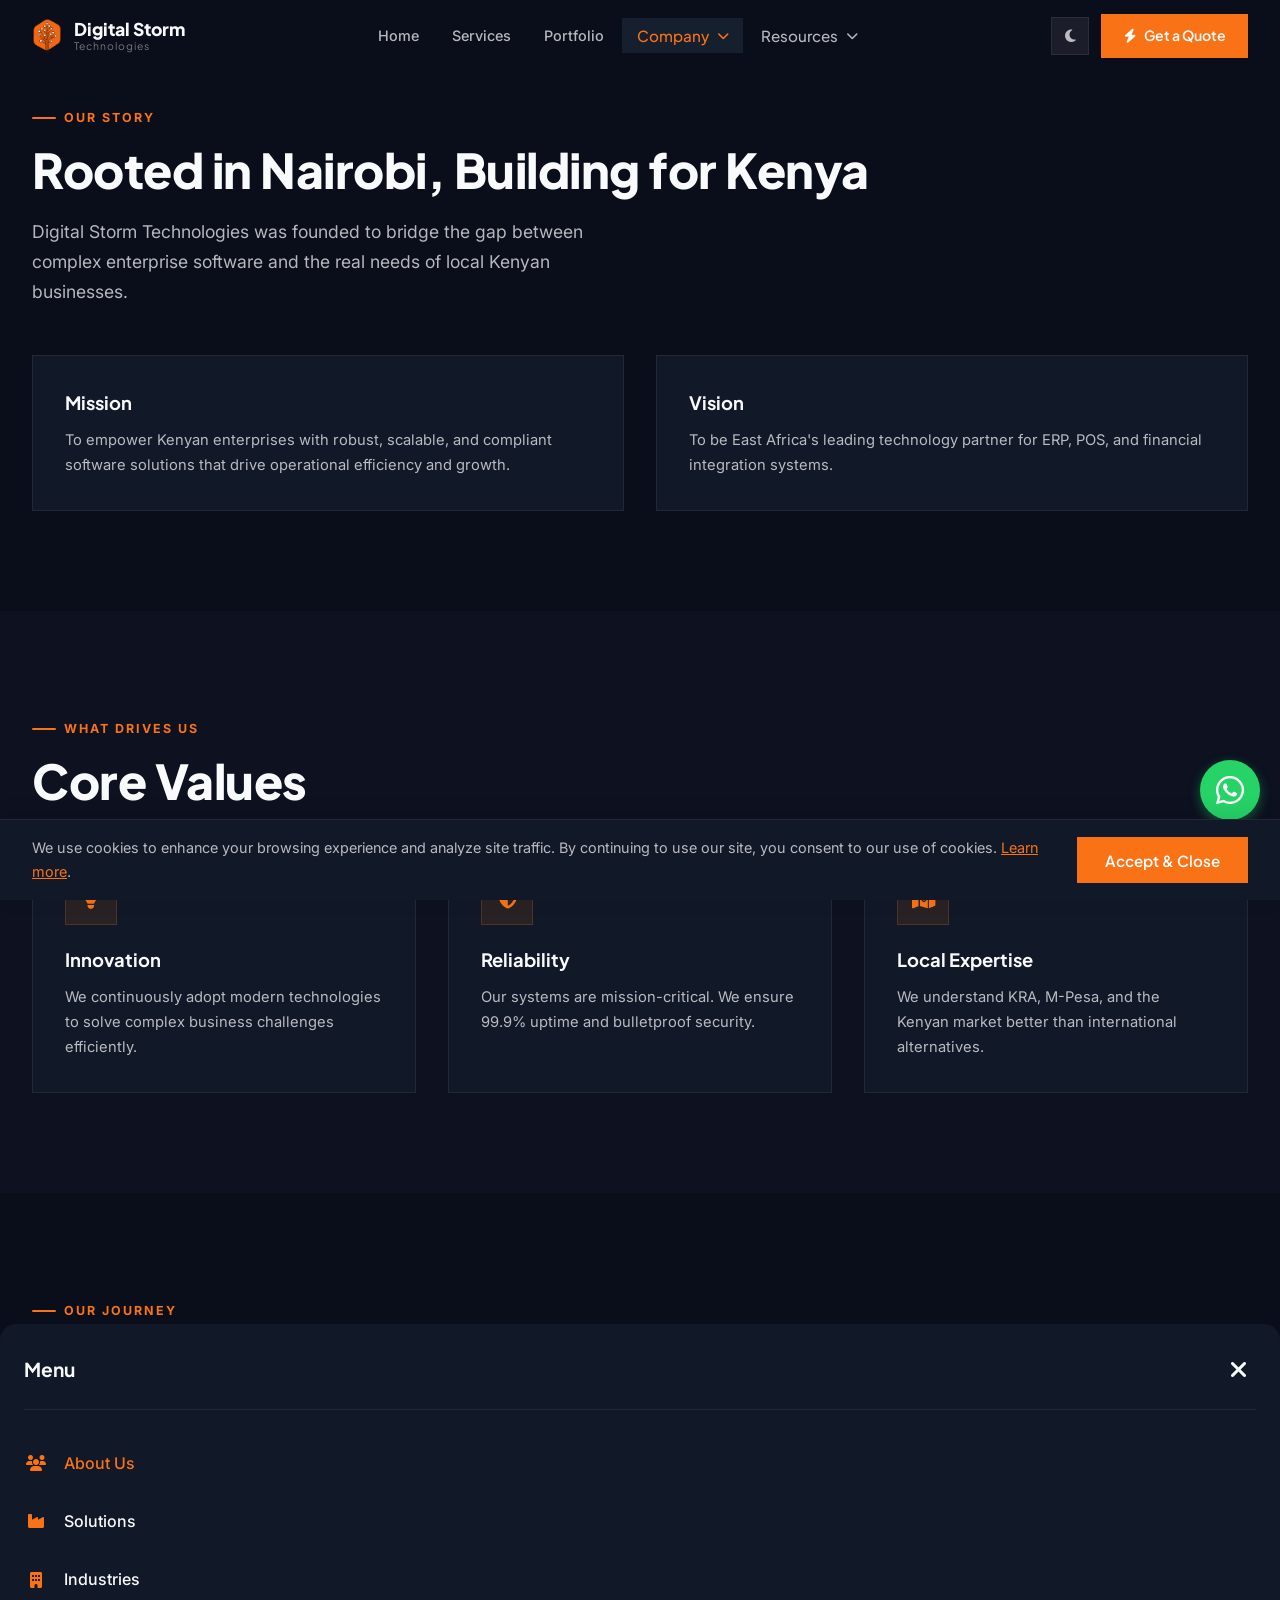
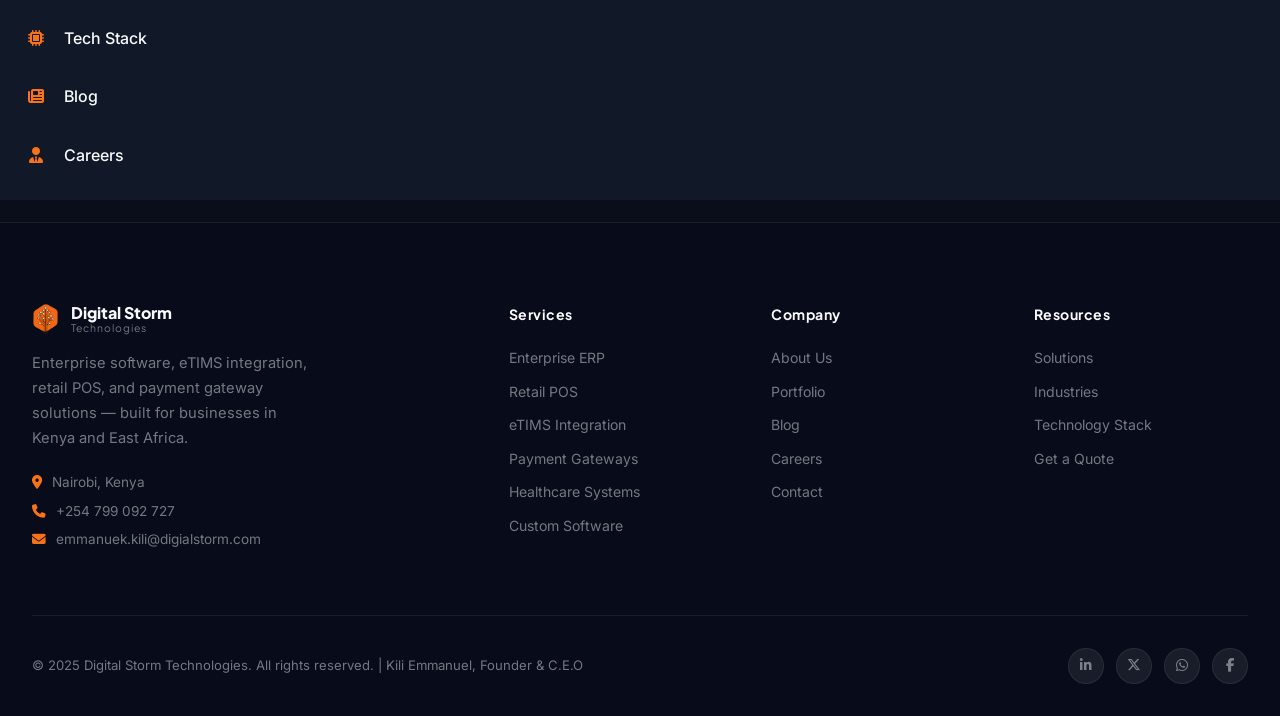
<file: about.html>
﻿<!DOCTYPE html>
<html lang="en" data-theme="dark">
<head>
<!-- =========================
     DIGITAL STORM TECHNOLOGIES
     SEO / SEARCH ENGINE META
     ========================= -->
<title>About Us — Digital Storm Technologies</title>
<meta name="description" content="Digital Storm Technologies is a top Kenyan software development company building modern websites, web applications, mobile apps, SaaS platforms, eTIMS ERPs, retail POS systems, and custom business software.">
<meta name="keywords" content="Software development company Kenya, web development Nairobi, mobile app developers Kenya, eTIMS integration Kenya, ERP systems Kenya, retail POS systems Nairobi, custom SaaS platforms, Daraja API integration, M-Pesa API developers, business software solutions, tech consultancy Kenya, UI/UX design Nairobi, corporate website design, e-commerce developers Kenya, cloud hosting solutions, Digital Storm Technologies, top software engineers Kenya, best IT company Nairobi">
<meta name="author" content="Digital Storm Technologies Ltd">
<meta name="robots" content="index, follow, max-image-preview:large, max-snippet:-1, max-video-preview:-1">
<meta name="googlebot" content="index, follow, max-image-preview:large, max-snippet:-1, max-video-preview:-1">
<meta name="language" content="English">
<meta name="revisit-after" content="2 days">
<meta name="rating" content="general">

<!-- Canonical URL -->
<link rel="canonical" href="https://www.digitastorm.co.ke/about.html">

<!-- =========================
     GOOGLE SEARCH / BRAND
     ========================= -->
<meta name="application-name" content="Digital Storm Technologies">
<meta name="apple-mobile-web-app-title" content="Digital Storm Technologies">
<meta name="theme-color" content="#f97316">

<!-- =========================
     OPEN GRAPH / FACEBOOK / WHATSAPP
     ========================= -->
<meta property="og:type" content="website">
<meta property="og:title" content="About Us — Digital Storm Technologies">
<meta property="og:description" content="Digital Storm Technologies is a top Kenyan software development company building modern websites, web applications, mobile apps, SaaS platforms, eTIMS ERPs, retail POS systems, and custom business software.">
<meta property="og:url" content="https://www.digitastorm.co.ke/about.html">
<meta property="og:site_name" content="Digital Storm Technologies">
<meta property="og:locale" content="en_KE">
<meta property="og:image" content="https://www.digitastorm.co.ke/images/og-image.jpg">
<meta property="og:image:width" content="1200">
<meta property="og:image:height" content="630">
<meta property="og:image:alt" content="Digital Storm Technologies - Software Development Company in Kenya">

<!-- =========================
     TWITTER / X
     ========================= -->
<meta name="twitter:card" content="summary_large_image">
<meta name="twitter:title" content="About Us — Digital Storm Technologies">
<meta name="twitter:description" content="Digital Storm Technologies is a top Kenyan software development company building modern websites, web applications, mobile apps, SaaS platforms, eTIMS ERPs, retail POS systems, and custom business software.">
<meta name="twitter:image" content="https://www.digitastorm.co.ke/images/og-image.jpg">
<meta name="twitter:site" content="@DigitalStormKE">

<!-- =========================
     GEO / LOCAL BUSINESS
     ========================= -->
<meta name="geo.region" content="KE">
<meta name="geo.country" content="Kenya">
<meta name="geo.placename" content="Nairobi, Kenya">

<!-- =========================
     GOOGLE ANALYTICS
     ========================= -->
<!-- Google tag (gtag.js) -->
<script async src="https://www.googletagmanager.com/gtag/js?id=G-1RHVH5S1PX"></script>
<script>
  window.dataLayer = window.dataLayer || [];
  function gtag(){dataLayer.push(arguments);}
  gtag('js', new Date());
  gtag('config', 'G-1RHVH5S1PX');
</script>

<script>
  window.dataLayer = window.dataLayer || [];
  function gtag(){dataLayer.push(arguments);}
  gtag('js', new Date());

  gtag('config', 'G-1RHVH5S1PX');
</script>
  <meta charset="UTF-8" />
  <meta name="viewport" content="width=device-width, initial-scale=1.0" />
  
  <meta name="description" content="Learn about Digital Storm Technologies, founded to serve Kenyan businesses with innovative ERP, POS, and custom software solutions." />
  
  <link rel="preconnect" href="https://fonts.googleapis.com" />
  <link rel="preconnect" href="https://fonts.gstatic.com" crossorigin />
  <link href="https://fonts.googleapis.com/css2?family=Inter:wght@300;400;500;600;700;800;900&family=Plus+Jakarta+Sans:wght@400;500;600;700;800&display=swap" rel="stylesheet" />
  <link rel="stylesheet" href="https://cdnjs.cloudflare.com/ajax/libs/font-awesome/6.5.2/css/all.min.css" />
  <link rel="stylesheet" href="css/main.css" />
  <link rel="stylesheet" href="css/animations.css" />
  <link rel="stylesheet" href="css/responsive.css" />
  <!-- CRITICAL: Apply saved theme before first paint to avoid flash -->
  <script>
    (function() {
      var saved = localStorage.getItem('dst-theme');
      var preferred = window.matchMedia('(prefers-color-scheme: light)').matches ? 'light' : 'dark';
      var theme = saved || preferred;
      document.documentElement.setAttribute('data-theme', theme);
    })();
  </script>
  
</head>
<body>

<header class="navbar" id="navbar">
  <div class="nav-inner">
    <a href="index.html" class="nav-logo">
      <img src="assets/Digitalblack.png" alt="Digital Storm Technologies Logo" class="nav-logo-img" />
      <div class="nav-logo-text">Digital Storm<span>Technologies</span></div>
    </a>
        <nav class="nav-links" role="navigation" aria-label="Main Navigation">
      <a href="index.html" class="nav-link" id="nav-desk-index">Home</a>
      <a href="services.html" class="nav-link" id="nav-desk-services">Services</a>
      <a href="portfolio.html" class="nav-link" id="nav-desk-portfolio">Portfolio</a>
      
      <div class="nav-dropdown">
        <button class="nav-link active" id="nav-desk-company">Company <i class="fa-solid fa-chevron-down" style="font-size:0.75rem; margin-left:0.25rem;"></i></button>
        <div class="dropdown-menu">
          <a href="about.html" class="active" id="drop-about">About Us</a>
          <a href="careers.html" id="drop-careers">Careers</a>
          <a href="industries.html" id="drop-industries">Industries</a>
        </div>
      </div>

      <div class="nav-dropdown">
        <button class="nav-link" id="nav-desk-resources">Resources <i class="fa-solid fa-chevron-down" style="font-size:0.75rem; margin-left:0.25rem;"></i></button>
        <div class="dropdown-menu">
          <a href="solutions.html" id="drop-solutions">Solutions</a>
          <a href="technologies.html" id="drop-technologies">Tech Stack</a>
          <a href="blog.html" id="drop-blog">Blog</a>
        </div>
      </div>
    </nav>
    <div class="nav-actions">
      <button class="nav-theme-btn theme-toggle-btn"><i class="theme-icon fa-solid fa-moon"></i></button>
      <a href="contact.html" class="btn btn-primary" style="padding: 0.65rem 1.4rem; font-size: 0.88rem;"><i class="fa-solid fa-bolt"></i> Get a Quote</a>
      <button class="nav-hamburger" id="nav-hamburger"><span></span><span></span><span></span></button>
    </div>
  </div>
</header>

<nav class="nav-drawer" id="nav-drawer" aria-label="Mobile Navigation">
  <a href="index.html" class="nav-link">Home</a>
  <a href="services.html" class="nav-link">Services</a>
  <a href="solutions.html" class="nav-link">Solutions</a>
  <a href="portfolio.html" class="nav-link">Portfolio</a>
  <a href="about.html" class="nav-link">About</a>
  <a href="contact.html" class="nav-link">Contact</a>
  <a href="contact.html" class="btn btn-primary" style="margin-top:1rem; justify-content:center;"><i class="fa-solid fa-bolt"></i> Get a Quote</a>
</nav>

<section class="section reveal" id="story">
  <div class="container">
    <div class="section-label">Our Story</div>
    <h2 class="section-title">Rooted in Nairobi, Building for Kenya</h2>
    <p class="section-desc">Digital Storm Technologies was founded to bridge the gap between complex enterprise software and the real needs of local Kenyan businesses.</p>
    
    <div class="grid-2" style="margin-top: 3rem;">
        <div class="card reveal-left">
            <h3 class="card-title">Mission</h3>
            <p class="card-desc">To empower Kenyan enterprises with robust, scalable, and compliant software solutions that drive operational efficiency and growth.</p>
        </div>
        <div class="card reveal-right">
            <h3 class="card-title">Vision</h3>
            <p class="card-desc">To be East Africa's leading technology partner for ERP, POS, and financial integration systems.</p>
        </div>
    </div>
  </div>
</section>

<section class="section section-alt reveal" id="values">
  <div class="container">
    <div class="section-label">What Drives Us</div>
    <h2 class="section-title">Core Values</h2>
    <div class="grid-3" style="margin-top: 2rem;">
        <div class="card">
            <div class="card-icon"><i class="fa-solid fa-lightbulb"></i></div>
            <h3 class="card-title">Innovation</h3>
            <p class="card-desc">We continuously adopt modern technologies to solve complex business challenges efficiently.</p>
        </div>
        <div class="card">
            <div class="card-icon"><i class="fa-solid fa-shield-halved"></i></div>
            <h3 class="card-title">Reliability</h3>
            <p class="card-desc">Our systems are mission-critical. We ensure 99.9% uptime and bulletproof security.</p>
        </div>
        <div class="card">
            <div class="card-icon"><i class="fa-solid fa-map-location-dot"></i></div>
            <h3 class="card-title">Local Expertise</h3>
            <p class="card-desc">We understand KRA, M-Pesa, and the Kenyan market better than international alternatives.</p>
        </div>
    </div>
  </div>
</section>

<section class="section reveal" id="timeline">
  <div class="container">
    <div class="section-label">Our Journey</div>
    <h2 class="section-title">History</h2>
    <div style="margin-top:2rem; padding: 2rem; border-left: 2px solid var(--orange);">
        <div style="margin-bottom: 2rem; position: relative;">
            <div style="position: absolute; left: -2.7rem; top: 0; background: var(--orange); color: #fff; width: 30px; height: 30px; border-radius: 50%; display: flex; align-items: center; justify-content: center;"><i class="fa-solid fa-rocket"></i></div>
            <h3 style="color:var(--text-primary);">The Beginning</h3>
            <p style="color:var(--text-muted);">Founded in Nairobi to provide custom software solutions.</p>
        </div>
        <div style="margin-bottom: 2rem; position: relative;">
            <div style="position: absolute; left: -2.7rem; top: 0; background: var(--blue); color: #fff; width: 30px; height: 30px; border-radius: 50%; display: flex; align-items: center; justify-content: center;"><i class="fa-solid fa-shop"></i></div>
            <h3 style="color:var(--text-primary);">Retail POS Launch</h3>
            <p style="color:var(--text-muted);">Deployed our first major multi-branch retail POS system.</p>
        </div>
        <div style="position: relative;">
            <div style="position: absolute; left: -2.7rem; top: 0; background: var(--green); color: #fff; width: 30px; height: 30px; border-radius: 50%; display: flex; align-items: center; justify-content: center;"><i class="fa-solid fa-file-invoice"></i></div>
            <h3 style="color:var(--text-primary);">eTIMS & Integration Era</h3>
            <p style="color:var(--text-muted);">Became a leading partner for KRA eTIMS integration and full-scale ERP deployments.</p>
        </div>
    </div>
  </div>
</section>

<footer class="footer" id="footer">
  <div class="container">
    <div class="footer-grid">
      <div class="footer-brand">
        <a href="index.html" class="nav-logo">
          <img src="assets/Digitalblack.png" alt="Digital Storm Technologies" class="nav-logo-img" style="height:32px;" />
          <div class="nav-logo-text" style="font-size:1rem;">Digital Storm <span>Technologies</span></div>
        </a>
        <p>Enterprise software, eTIMS integration, retail POS, and payment gateway solutions — built for businesses in Kenya and East Africa.</p>
        <div style="margin-top: 1.25rem; display:flex; flex-direction:column; gap:0.4rem; font-size:0.85rem; color:var(--text-muted);">
          <span><i class="fa-solid fa-location-dot" style="color:var(--orange); margin-right:0.4rem;"></i> Nairobi, Kenya</span>
          <a href="tel:+254799092727" style="color:var(--text-muted);"><i class="fa-solid fa-phone" style="color:var(--orange); margin-right:0.4rem;"></i> +254 799 092 727</a>
          <a href="mailto:emmanuek.kili@digialstorm.com" style="color:var(--text-muted);"><i class="fa-solid fa-envelope" style="color:var(--orange); margin-right:0.4rem;"></i> emmanuek.kili@digialstorm.com</a>
        </div>
      </div>
      <div>
        <div class="footer-col-title">Services</div>
        <div class="footer-links">
          <a href="services.html#erp" class="footer-link">Enterprise ERP</a>
          <a href="services.html#pos" class="footer-link">Retail POS</a>
          <a href="services.html#etims" class="footer-link">eTIMS Integration</a>
          <a href="services.html#payments" class="footer-link">Payment Gateways</a>
          <a href="services.html#healthcare" class="footer-link">Healthcare Systems</a>
          <a href="services.html#custom" class="footer-link">Custom Software</a>
        </div>
      </div>
      <div>
        <div class="footer-col-title">Company</div>
        <div class="footer-links">
          <a href="about.html" class="footer-link">About Us</a>
          <a href="portfolio.html" class="footer-link">Portfolio</a>
          <a href="blog.html" class="footer-link">Blog</a>
          <a href="careers.html" class="footer-link">Careers</a>
          <a href="contact.html" class="footer-link">Contact</a>
        </div>
      </div>
      <div>
        <div class="footer-col-title">Resources</div>
        <div class="footer-links">
          <a href="solutions.html" class="footer-link">Solutions</a>
          <a href="industries.html" class="footer-link">Industries</a>
          <a href="technologies.html" class="footer-link">Technology Stack</a>
          <a href="contact.html" class="footer-link">Get a Quote</a>
        </div>
      </div>
    </div>
    <div class="footer-bottom">
      <p class="footer-copy">© 2025 Digital Storm Technologies. All rights reserved. | Kili Emmanuel, Founder & C.E.O</p>
      <div class="footer-socials">
        <a href="#" class="footer-social-btn"><i class="fa-brands fa-linkedin-in"></i></a>
        <a href="#" class="footer-social-btn"><i class="fa-brands fa-x-twitter"></i></a>
        <a href="#" class="footer-social-btn"><i class="fa-brands fa-whatsapp"></i></a>
        <a href="#" class="footer-social-btn"><i class="fa-brands fa-facebook-f"></i></a>
      </div>
    </div>
  </div>
</footer>

<button id="back-to-top" aria-label="Back to top"><i class="fa-solid fa-arrow-up"></i></button>

<script src="js/app.js" defer></script>
<script>
  document.addEventListener('DOMContentLoaded', () => {
    const hamburger = document.getElementById('nav-hamburger');
    const drawer = document.getElementById('nav-drawer');
    if (hamburger && drawer) {
      hamburger.addEventListener('click', () => {
        const open = hamburger.classList.toggle('open');
        drawer.classList.toggle('open', open);
        document.body.style.overflow = open ? 'hidden' : '';
      });
    }
  });
</script>



<!-- Mobile App Bottom Navigation -->
<nav class="mobile-bottom-nav">
  <a href="index.html" class="mobile-nav-item" id="nav-index"><i class="fa-solid fa-house"></i><span>Home</span></a>
  <a href="services.html" class="mobile-nav-item" id="nav-services"><i class="fa-solid fa-layer-group"></i><span>Services</span></a>
  <a href="portfolio.html" class="mobile-nav-item" id="nav-portfolio"><i class="fa-solid fa-briefcase"></i><span>Portfolio</span></a>
  <a href="contact.html" class="mobile-nav-item" id="nav-contact"><i class="fa-solid fa-envelope"></i><span>Contact</span></a>
  <button class="mobile-nav-item active" id="mobile-more-btn" style="background:none;border:none;cursor:pointer;"><i class="fa-solid fa-bars"></i><span>More</span></button>
</nav>

<!-- Mobile App "More" Menu Modal -->
<div class="mobile-more-overlay" id="mobile-more-overlay"></div>
<div class="mobile-more-menu" id="mobile-more-menu">
  <div class="mobile-more-menu-header">
    <div class="mobile-more-menu-title">Menu</div>
    <button class="mobile-more-close" id="mobile-more-close" aria-label="Close menu" style="cursor:pointer;"><i class="fa-solid fa-xmark"></i></button>
  </div>
  <a href="about.html" class="mobile-more-link active" id="more-about"><i class="fa-solid fa-users"></i> About Us</a>
  <a href="solutions.html" class="mobile-more-link" id="more-solutions"><i class="fa-solid fa-industry"></i> Solutions</a>
  <a href="industries.html" class="mobile-more-link" id="more-industries"><i class="fa-solid fa-building"></i> Industries</a>
  <a href="technologies.html" class="mobile-more-link" id="more-technologies"><i class="fa-solid fa-microchip"></i> Tech Stack</a>
  <a href="blog.html" class="mobile-more-link" id="more-blog"><i class="fa-solid fa-newspaper"></i> Blog</a>
  <a href="careers.html" class="mobile-more-link" id="more-careers"><i class="fa-solid fa-user-tie"></i> Careers</a>
</div>


<a href="https://wa.me/254799092727" class="whatsapp-widget" target="_blank" aria-label="Chat on WhatsApp"><i class="fa-brands fa-whatsapp"></i></a>
<!-- Cookie Banner -->
<div class="cookie-banner" id="cookie-banner">
  <div class="cookie-text">
    We use cookies to enhance your browsing experience and analyze site traffic. By continuing to use our site, you consent to our use of cookies. 
    <a href="privacy.html">Learn more</a>.
  </div>
  <button class="btn btn-primary" id="cookie-accept">Accept & Close</button>
</div>
</body>
</html>
</file>
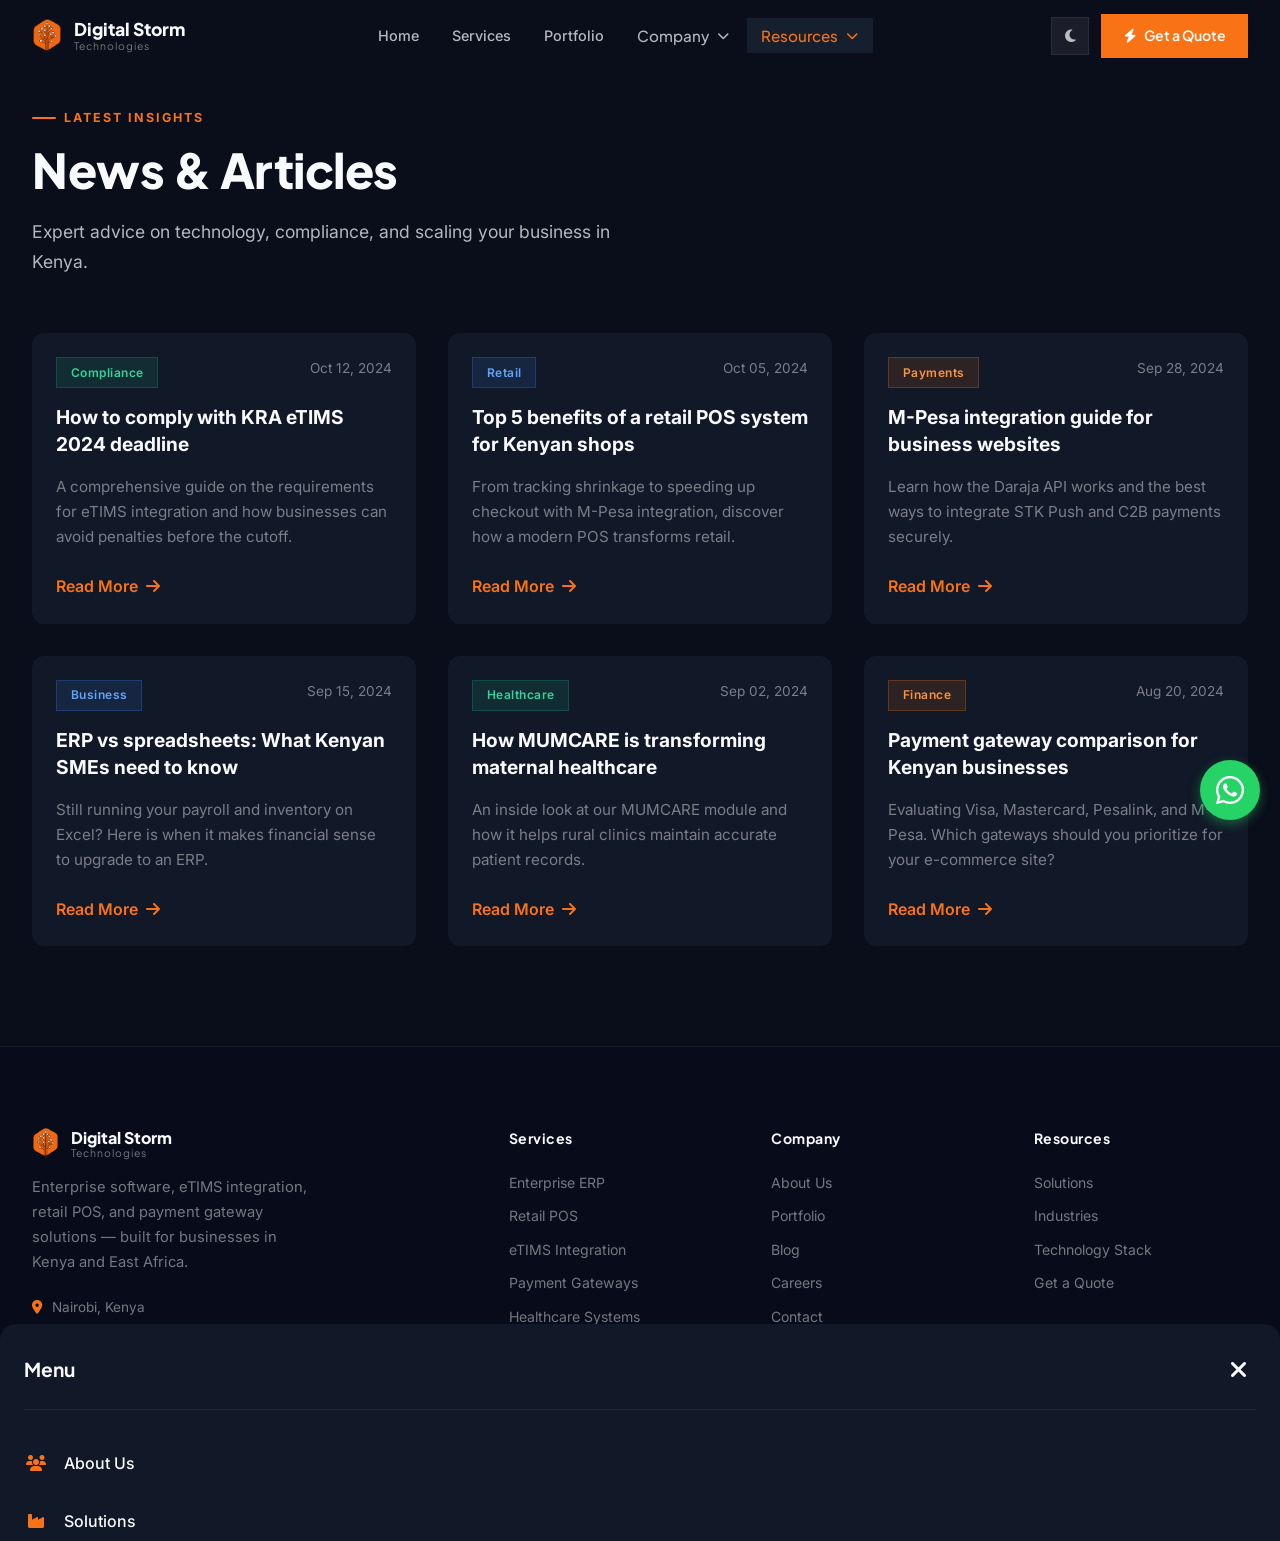
<file: blog.html>
﻿<!DOCTYPE html>
<html lang="en" data-theme="dark">
<head>
<!-- =========================
     DIGITAL STORM TECHNOLOGIES
     SEO / SEARCH ENGINE META
     ========================= -->
<title>Blog & Insights — Digital Storm Technologies</title>
<meta name="description" content="Digital Storm Technologies is a top Kenyan software development company building modern websites, web applications, mobile apps, SaaS platforms, eTIMS ERPs, retail POS systems, and custom business software.">
<meta name="keywords" content="Software development company Kenya, web development Nairobi, mobile app developers Kenya, eTIMS integration Kenya, ERP systems Kenya, retail POS systems Nairobi, custom SaaS platforms, Daraja API integration, M-Pesa API developers, business software solutions, tech consultancy Kenya, UI/UX design Nairobi, corporate website design, e-commerce developers Kenya, cloud hosting solutions, Digital Storm Technologies, top software engineers Kenya, best IT company Nairobi">
<meta name="author" content="Digital Storm Technologies Ltd">
<meta name="robots" content="index, follow, max-image-preview:large, max-snippet:-1, max-video-preview:-1">
<meta name="googlebot" content="index, follow, max-image-preview:large, max-snippet:-1, max-video-preview:-1">
<meta name="language" content="English">
<meta name="revisit-after" content="2 days">
<meta name="rating" content="general">

<!-- Canonical URL -->
<link rel="canonical" href="https://www.digitastorm.co.ke/blog.html">

<!-- =========================
     GOOGLE SEARCH / BRAND
     ========================= -->
<meta name="application-name" content="Digital Storm Technologies">
<meta name="apple-mobile-web-app-title" content="Digital Storm Technologies">
<meta name="theme-color" content="#f97316">

<!-- =========================
     OPEN GRAPH / FACEBOOK / WHATSAPP
     ========================= -->
<meta property="og:type" content="website">
<meta property="og:title" content="Blog & Insights — Digital Storm Technologies">
<meta property="og:description" content="Digital Storm Technologies is a top Kenyan software development company building modern websites, web applications, mobile apps, SaaS platforms, eTIMS ERPs, retail POS systems, and custom business software.">
<meta property="og:url" content="https://www.digitastorm.co.ke/blog.html">
<meta property="og:site_name" content="Digital Storm Technologies">
<meta property="og:locale" content="en_KE">
<meta property="og:image" content="https://www.digitastorm.co.ke/images/og-image.jpg">
<meta property="og:image:width" content="1200">
<meta property="og:image:height" content="630">
<meta property="og:image:alt" content="Digital Storm Technologies - Software Development Company in Kenya">

<!-- =========================
     TWITTER / X
     ========================= -->
<meta name="twitter:card" content="summary_large_image">
<meta name="twitter:title" content="Blog & Insights — Digital Storm Technologies">
<meta name="twitter:description" content="Digital Storm Technologies is a top Kenyan software development company building modern websites, web applications, mobile apps, SaaS platforms, eTIMS ERPs, retail POS systems, and custom business software.">
<meta name="twitter:image" content="https://www.digitastorm.co.ke/images/og-image.jpg">
<meta name="twitter:site" content="@DigitalStormKE">

<!-- =========================
     GEO / LOCAL BUSINESS
     ========================= -->
<meta name="geo.region" content="KE">
<meta name="geo.country" content="Kenya">
<meta name="geo.placename" content="Nairobi, Kenya">

<!-- =========================
     GOOGLE ANALYTICS
     ========================= -->
<!-- Google tag (gtag.js) -->
<script async src="https://www.googletagmanager.com/gtag/js?id=G-1RHVH5S1PX"></script>
<script>
  window.dataLayer = window.dataLayer || [];
  function gtag(){dataLayer.push(arguments);}
  gtag('js', new Date());
  gtag('config', 'G-1RHVH5S1PX');
</script>

<script>
  window.dataLayer = window.dataLayer || [];
  function gtag(){dataLayer.push(arguments);}
  gtag('js', new Date());

  gtag('config', 'G-1RHVH5S1PX');
</script>
  <meta charset="UTF-8" />
  <meta name="viewport" content="width=device-width, initial-scale=1.0" />
  
  <meta name="description" content="Insights on ERP, eTIMS, POS, and custom software development in Kenya by Digital Storm Technologies." />
  
  <link rel="preconnect" href="https://fonts.googleapis.com" />
  <link rel="preconnect" href="https://fonts.gstatic.com" crossorigin />
  <link href="https://fonts.googleapis.com/css2?family=Inter:wght@300;400;500;600;700;800;900&family=Plus+Jakarta+Sans:wght@400;500;600;700;800&display=swap" rel="stylesheet" />
  <link rel="stylesheet" href="https://cdnjs.cloudflare.com/ajax/libs/font-awesome/6.5.2/css/all.min.css" />
  <link rel="stylesheet" href="css/main.css" />
  <link rel="stylesheet" href="css/animations.css" />
  <link rel="stylesheet" href="css/responsive.css" />
  <style>
    .blog-card { background: var(--bg-card); border-radius: 12px; overflow: hidden; display: flex; flex-direction: column; transition: transform 0.3s ease; }
    .blog-card:hover { transform: translateY(-5px); }
    .blog-card-body { padding: 1.5rem; display: flex; flex-direction: column; flex-grow: 1; }
    .blog-date { font-size: 0.85rem; color: var(--text-muted); margin-bottom: 0.5rem; }
    .blog-title { font-size: 1.2rem; font-weight: 700; color: var(--text-primary); margin-bottom: 1rem; line-height: 1.4; }
    .blog-excerpt { color: var(--text-muted); font-size: 0.95rem; margin-bottom: 1.5rem; flex-grow: 1; }
    .blog-link { color: var(--orange); font-weight: 600; text-decoration: none; display: inline-flex; align-items: center; gap: 0.5rem; }
  </style>
  <!-- CRITICAL: Apply saved theme before first paint to avoid flash -->
  <script>
    (function() {
      var saved = localStorage.getItem('dst-theme');
      var preferred = window.matchMedia('(prefers-color-scheme: light)').matches ? 'light' : 'dark';
      var theme = saved || preferred;
      document.documentElement.setAttribute('data-theme', theme);
    })();
  </script>
  
</head>
<body>

<header class="navbar" id="navbar">
  <div class="nav-inner">
    <a href="index.html" class="nav-logo">
      <img src="assets/Digitalblack.png" alt="Digital Storm Technologies Logo" class="nav-logo-img" />
      <div class="nav-logo-text">Digital Storm<span>Technologies</span></div>
    </a>
        <nav class="nav-links" role="navigation" aria-label="Main Navigation">
      <a href="index.html" class="nav-link" id="nav-desk-index">Home</a>
      <a href="services.html" class="nav-link" id="nav-desk-services">Services</a>
      <a href="portfolio.html" class="nav-link" id="nav-desk-portfolio">Portfolio</a>
      
      <div class="nav-dropdown">
        <button class="nav-link" id="nav-desk-company">Company <i class="fa-solid fa-chevron-down" style="font-size:0.75rem; margin-left:0.25rem;"></i></button>
        <div class="dropdown-menu">
          <a href="about.html" id="drop-about">About Us</a>
          <a href="careers.html" id="drop-careers">Careers</a>
          <a href="industries.html" id="drop-industries">Industries</a>
        </div>
      </div>

      <div class="nav-dropdown">
        <button class="nav-link active" id="nav-desk-resources">Resources <i class="fa-solid fa-chevron-down" style="font-size:0.75rem; margin-left:0.25rem;"></i></button>
        <div class="dropdown-menu">
          <a href="solutions.html" id="drop-solutions">Solutions</a>
          <a href="technologies.html" id="drop-technologies">Tech Stack</a>
          <a href="blog.html" class="active" id="drop-blog">Blog</a>
        </div>
      </div>
    </nav>
    <div class="nav-actions">
      <button class="nav-theme-btn theme-toggle-btn"><i class="theme-icon fa-solid fa-moon"></i></button>
      <a href="contact.html" class="btn btn-primary" style="padding: 0.65rem 1.4rem; font-size: 0.88rem;"><i class="fa-solid fa-bolt"></i> Get a Quote</a>
      <button class="nav-hamburger" id="nav-hamburger"><span></span><span></span><span></span></button>
    </div>
  </div>
</header>

<nav class="nav-drawer" id="nav-drawer" aria-label="Mobile Navigation">
  <a href="index.html" class="nav-link">Home</a>
  <a href="services.html" class="nav-link">Services</a>
  <a href="solutions.html" class="nav-link">Solutions</a>
  <a href="portfolio.html" class="nav-link">Portfolio</a>
  <a href="about.html" class="nav-link">About</a>
  <a href="contact.html" class="nav-link">Contact</a>
  <a href="contact.html" class="btn btn-primary" style="margin-top:1rem; justify-content:center;"><i class="fa-solid fa-bolt"></i> Get a Quote</a>
</nav>

<section class="section reveal" id="blog">
  <div class="container">
    <div class="section-label">Latest Insights</div>
    <h2 class="section-title">News & Articles</h2>
    <p class="section-desc">Expert advice on technology, compliance, and scaling your business in Kenya.</p>
    
    <div class="grid-3" style="margin-top: 3.5rem;">
      <div class="blog-card reveal delay-1">
        <div class="blog-card-body">
          <div style="display:flex; justify-content:space-between; align-items:center; margin-bottom: 1rem;">
            <span class="badge badge-green">Compliance</span>
            <span class="blog-date">Oct 12, 2024</span>
          </div>
          <div class="blog-title">How to comply with KRA eTIMS 2024 deadline</div>
          <p class="blog-excerpt">A comprehensive guide on the requirements for eTIMS integration and how businesses can avoid penalties before the cutoff.</p>
          <a href="#" class="blog-link">Read More <i class="fa-solid fa-arrow-right"></i></a>
        </div>
      </div>

      <div class="blog-card reveal delay-2">
        <div class="blog-card-body">
          <div style="display:flex; justify-content:space-between; align-items:center; margin-bottom: 1rem;">
            <span class="badge badge-blue">Retail</span>
            <span class="blog-date">Oct 05, 2024</span>
          </div>
          <div class="blog-title">Top 5 benefits of a retail POS system for Kenyan shops</div>
          <p class="blog-excerpt">From tracking shrinkage to speeding up checkout with M-Pesa integration, discover how a modern POS transforms retail.</p>
          <a href="#" class="blog-link">Read More <i class="fa-solid fa-arrow-right"></i></a>
        </div>
      </div>

      <div class="blog-card reveal delay-3">
        <div class="blog-card-body">
          <div style="display:flex; justify-content:space-between; align-items:center; margin-bottom: 1rem;">
            <span class="badge badge-orange">Payments</span>
            <span class="blog-date">Sep 28, 2024</span>
          </div>
          <div class="blog-title">M-Pesa integration guide for business websites</div>
          <p class="blog-excerpt">Learn how the Daraja API works and the best ways to integrate STK Push and C2B payments securely.</p>
          <a href="#" class="blog-link">Read More <i class="fa-solid fa-arrow-right"></i></a>
        </div>
      </div>

      <div class="blog-card reveal delay-1">
        <div class="blog-card-body">
          <div style="display:flex; justify-content:space-between; align-items:center; margin-bottom: 1rem;">
            <span class="badge badge-blue">Business</span>
            <span class="blog-date">Sep 15, 2024</span>
          </div>
          <div class="blog-title">ERP vs spreadsheets: What Kenyan SMEs need to know</div>
          <p class="blog-excerpt">Still running your payroll and inventory on Excel? Here is when it makes financial sense to upgrade to an ERP.</p>
          <a href="#" class="blog-link">Read More <i class="fa-solid fa-arrow-right"></i></a>
        </div>
      </div>

      <div class="blog-card reveal delay-2">
        <div class="blog-card-body">
          <div style="display:flex; justify-content:space-between; align-items:center; margin-bottom: 1rem;">
            <span class="badge badge-green">Healthcare</span>
            <span class="blog-date">Sep 02, 2024</span>
          </div>
          <div class="blog-title">How MUMCARE is transforming maternal healthcare</div>
          <p class="blog-excerpt">An inside look at our MUMCARE module and how it helps rural clinics maintain accurate patient records.</p>
          <a href="#" class="blog-link">Read More <i class="fa-solid fa-arrow-right"></i></a>
        </div>
      </div>

      <div class="blog-card reveal delay-3">
        <div class="blog-card-body">
          <div style="display:flex; justify-content:space-between; align-items:center; margin-bottom: 1rem;">
            <span class="badge badge-orange">Finance</span>
            <span class="blog-date">Aug 20, 2024</span>
          </div>
          <div class="blog-title">Payment gateway comparison for Kenyan businesses</div>
          <p class="blog-excerpt">Evaluating Visa, Mastercard, Pesalink, and M-Pesa. Which gateways should you prioritize for your e-commerce site?</p>
          <a href="#" class="blog-link">Read More <i class="fa-solid fa-arrow-right"></i></a>
        </div>
      </div>
    </div>
  </div>
</section>

<footer class="footer" id="footer">
  <div class="container">
    <div class="footer-grid">
      <div class="footer-brand">
        <a href="index.html" class="nav-logo">
          <img src="assets/Digitalblack.png" alt="Digital Storm Technologies" class="nav-logo-img" style="height:32px;" />
          <div class="nav-logo-text" style="font-size:1rem;">Digital Storm <span>Technologies</span></div>
        </a>
        <p>Enterprise software, eTIMS integration, retail POS, and payment gateway solutions — built for businesses in Kenya and East Africa.</p>
        <div style="margin-top: 1.25rem; display:flex; flex-direction:column; gap:0.4rem; font-size:0.85rem; color:var(--text-muted);">
          <span><i class="fa-solid fa-location-dot" style="color:var(--orange); margin-right:0.4rem;"></i> Nairobi, Kenya</span>
          <a href="tel:+254799092727" style="color:var(--text-muted);"><i class="fa-solid fa-phone" style="color:var(--orange); margin-right:0.4rem;"></i> +254 799 092 727</a>
          <a href="mailto:emmanuek.kili@digialstorm.com" style="color:var(--text-muted);"><i class="fa-solid fa-envelope" style="color:var(--orange); margin-right:0.4rem;"></i> emmanuek.kili@digialstorm.com</a>
        </div>
      </div>
      <div>
        <div class="footer-col-title">Services</div>
        <div class="footer-links">
          <a href="services.html#erp" class="footer-link">Enterprise ERP</a>
          <a href="services.html#pos" class="footer-link">Retail POS</a>
          <a href="services.html#etims" class="footer-link">eTIMS Integration</a>
          <a href="services.html#payments" class="footer-link">Payment Gateways</a>
          <a href="services.html#healthcare" class="footer-link">Healthcare Systems</a>
          <a href="services.html#custom" class="footer-link">Custom Software</a>
        </div>
      </div>
      <div>
        <div class="footer-col-title">Company</div>
        <div class="footer-links">
          <a href="about.html" class="footer-link">About Us</a>
          <a href="portfolio.html" class="footer-link">Portfolio</a>
          <a href="blog.html" class="footer-link">Blog</a>
          <a href="careers.html" class="footer-link">Careers</a>
          <a href="contact.html" class="footer-link">Contact</a>
        </div>
      </div>
      <div>
        <div class="footer-col-title">Resources</div>
        <div class="footer-links">
          <a href="solutions.html" class="footer-link">Solutions</a>
          <a href="industries.html" class="footer-link">Industries</a>
          <a href="technologies.html" class="footer-link">Technology Stack</a>
          <a href="contact.html" class="footer-link">Get a Quote</a>
        </div>
      </div>
    </div>
    <div class="footer-bottom">
      <p class="footer-copy">© 2025 Digital Storm Technologies. All rights reserved. | Kili Emmanuel, Founder & C.E.O</p>
      <div class="footer-socials">
        <a href="#" class="footer-social-btn"><i class="fa-brands fa-linkedin-in"></i></a>
        <a href="#" class="footer-social-btn"><i class="fa-brands fa-x-twitter"></i></a>
        <a href="#" class="footer-social-btn"><i class="fa-brands fa-whatsapp"></i></a>
        <a href="#" class="footer-social-btn"><i class="fa-brands fa-facebook-f"></i></a>
      </div>
    </div>
  </div>
</footer>

<button id="back-to-top" aria-label="Back to top"><i class="fa-solid fa-arrow-up"></i></button>

<script src="js/app.js" defer></script>
<script>
  document.addEventListener('DOMContentLoaded', () => {
    const hamburger = document.getElementById('nav-hamburger');
    const drawer = document.getElementById('nav-drawer');
    if (hamburger && drawer) {
      hamburger.addEventListener('click', () => {
        const open = hamburger.classList.toggle('open');
        drawer.classList.toggle('open', open);
        document.body.style.overflow = open ? 'hidden' : '';
      });
    }
  });
</script>



<!-- Mobile App Bottom Navigation -->
<nav class="mobile-bottom-nav">
  <a href="index.html" class="mobile-nav-item" id="nav-index"><i class="fa-solid fa-house"></i><span>Home</span></a>
  <a href="services.html" class="mobile-nav-item" id="nav-services"><i class="fa-solid fa-layer-group"></i><span>Services</span></a>
  <a href="portfolio.html" class="mobile-nav-item" id="nav-portfolio"><i class="fa-solid fa-briefcase"></i><span>Portfolio</span></a>
  <a href="contact.html" class="mobile-nav-item" id="nav-contact"><i class="fa-solid fa-envelope"></i><span>Contact</span></a>
  <button class="mobile-nav-item active" id="mobile-more-btn" style="background:none;border:none;cursor:pointer;"><i class="fa-solid fa-bars"></i><span>More</span></button>
</nav>

<!-- Mobile App "More" Menu Modal -->
<div class="mobile-more-overlay" id="mobile-more-overlay"></div>
<div class="mobile-more-menu" id="mobile-more-menu">
  <div class="mobile-more-menu-header">
    <div class="mobile-more-menu-title">Menu</div>
    <button class="mobile-more-close" id="mobile-more-close" aria-label="Close menu" style="cursor:pointer;"><i class="fa-solid fa-xmark"></i></button>
  </div>
  <a href="about.html" class="mobile-more-link" id="more-about"><i class="fa-solid fa-users"></i> About Us</a>
  <a href="solutions.html" class="mobile-more-link" id="more-solutions"><i class="fa-solid fa-industry"></i> Solutions</a>
  <a href="industries.html" class="mobile-more-link" id="more-industries"><i class="fa-solid fa-building"></i> Industries</a>
  <a href="technologies.html" class="mobile-more-link" id="more-technologies"><i class="fa-solid fa-microchip"></i> Tech Stack</a>
  <a href="blog.html" class="mobile-more-link active" id="more-blog"><i class="fa-solid fa-newspaper"></i> Blog</a>
  <a href="careers.html" class="mobile-more-link" id="more-careers"><i class="fa-solid fa-user-tie"></i> Careers</a>
</div>


<a href="https://wa.me/254799092727" class="whatsapp-widget" target="_blank" aria-label="Chat on WhatsApp"><i class="fa-brands fa-whatsapp"></i></a>
<!-- Cookie Banner -->
<div class="cookie-banner" id="cookie-banner">
  <div class="cookie-text">
    We use cookies to enhance your browsing experience and analyze site traffic. By continuing to use our site, you consent to our use of cookies. 
    <a href="privacy.html">Learn more</a>.
  </div>
  <button class="btn btn-primary" id="cookie-accept">Accept & Close</button>
</div>
</body>
</html>
</file>
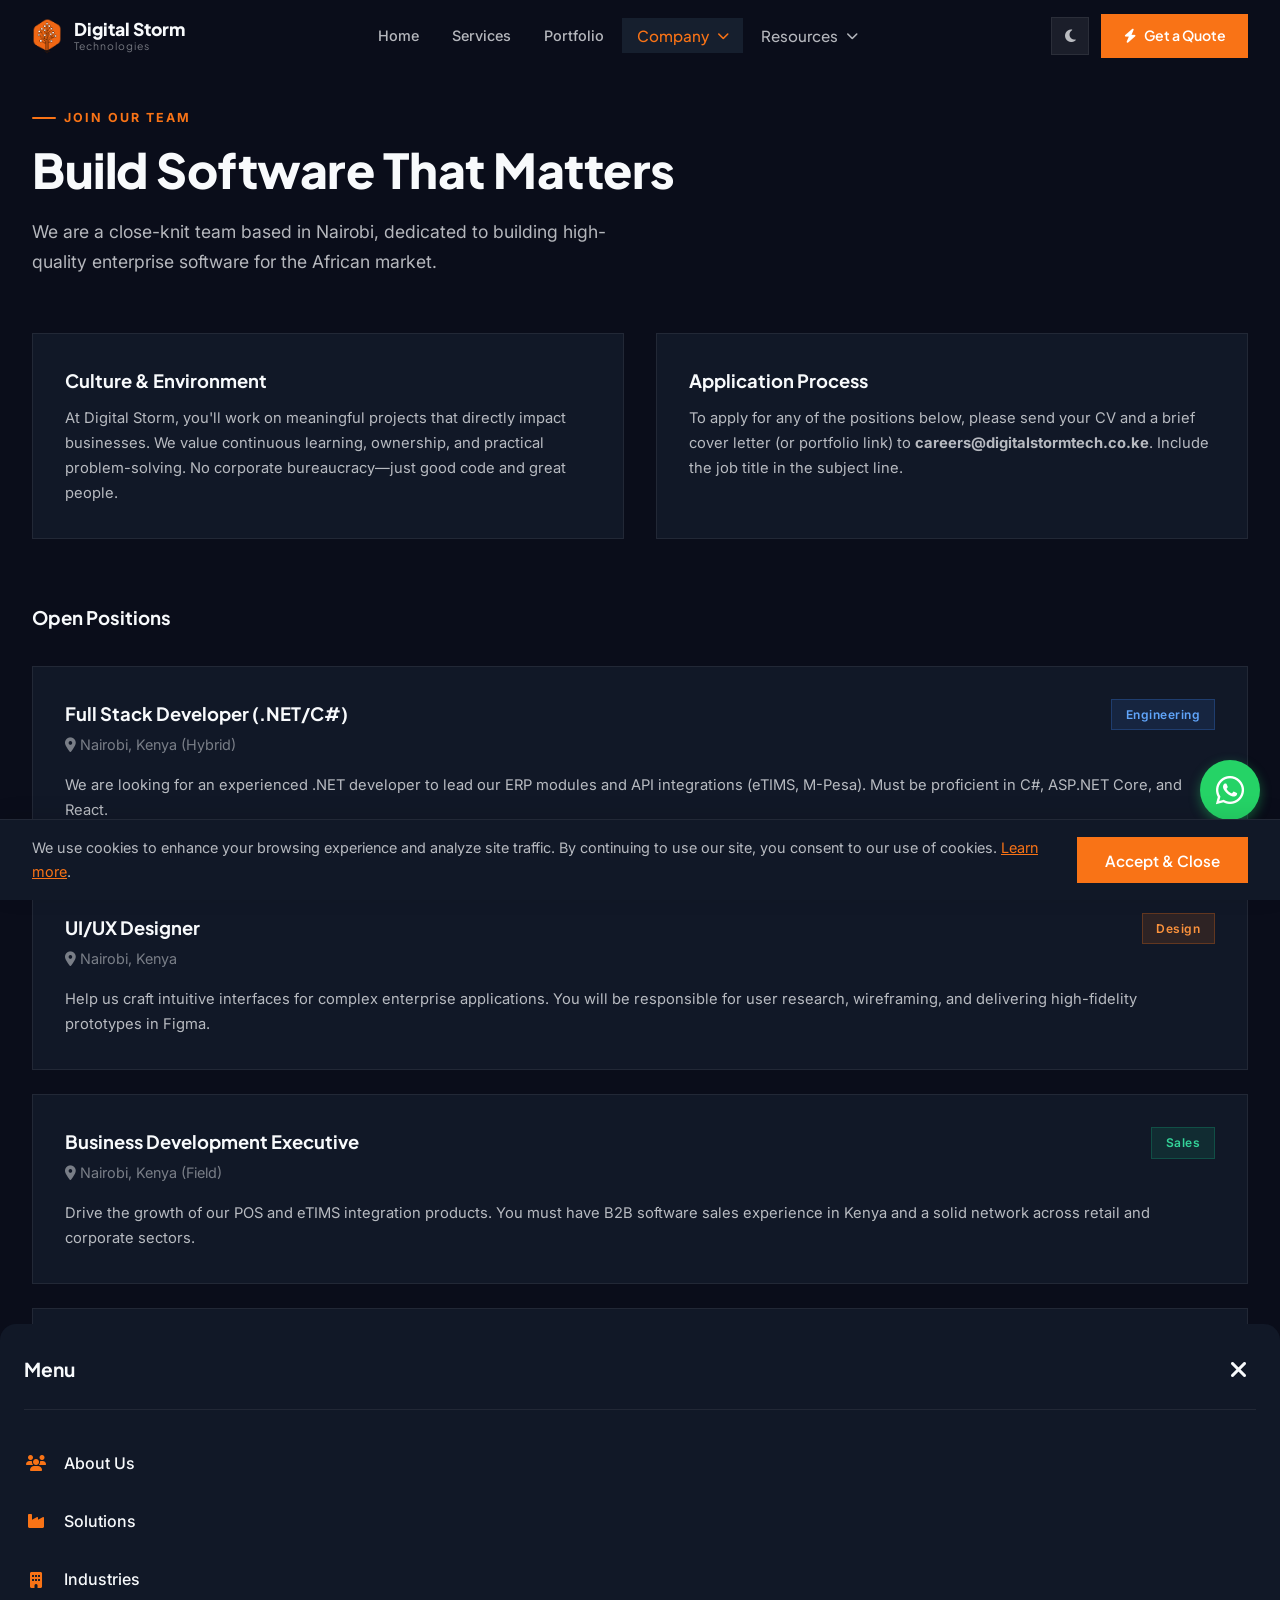
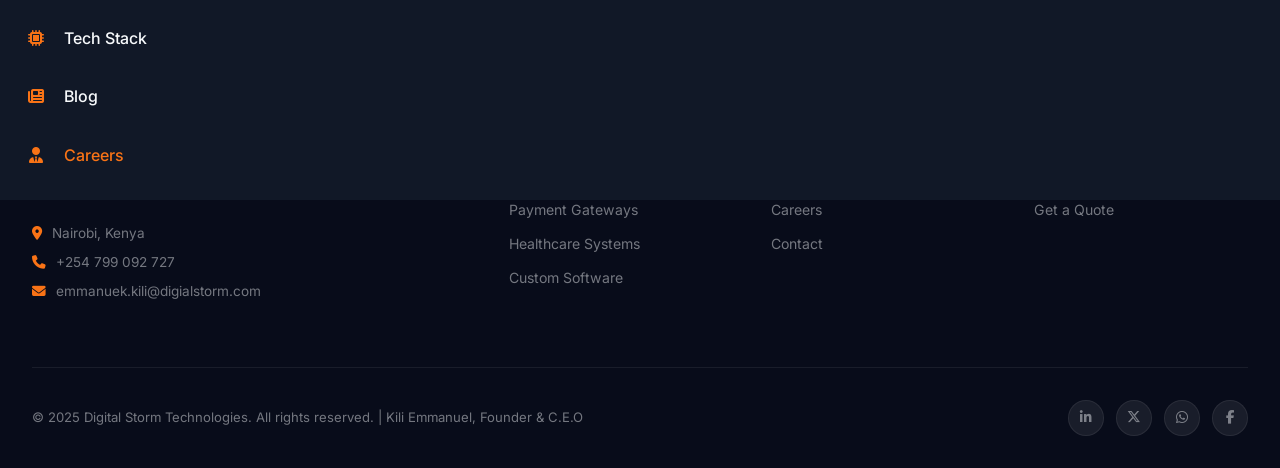
<file: careers.html>
﻿<!DOCTYPE html>
<html lang="en" data-theme="dark">
<head>
<!-- =========================
     DIGITAL STORM TECHNOLOGIES
     SEO / SEARCH ENGINE META
     ========================= -->
<title>Careers — Digital Storm Technologies</title>
<meta name="description" content="Digital Storm Technologies is a top Kenyan software development company building modern websites, web applications, mobile apps, SaaS platforms, eTIMS ERPs, retail POS systems, and custom business software.">
<meta name="keywords" content="Software development company Kenya, web development Nairobi, mobile app developers Kenya, eTIMS integration Kenya, ERP systems Kenya, retail POS systems Nairobi, custom SaaS platforms, Daraja API integration, M-Pesa API developers, business software solutions, tech consultancy Kenya, UI/UX design Nairobi, corporate website design, e-commerce developers Kenya, cloud hosting solutions, Digital Storm Technologies, top software engineers Kenya, best IT company Nairobi">
<meta name="author" content="Digital Storm Technologies Ltd">
<meta name="robots" content="index, follow, max-image-preview:large, max-snippet:-1, max-video-preview:-1">
<meta name="googlebot" content="index, follow, max-image-preview:large, max-snippet:-1, max-video-preview:-1">
<meta name="language" content="English">
<meta name="revisit-after" content="2 days">
<meta name="rating" content="general">

<!-- Canonical URL -->
<link rel="canonical" href="https://www.digitastorm.co.ke/careers.html">

<!-- =========================
     GOOGLE SEARCH / BRAND
     ========================= -->
<meta name="application-name" content="Digital Storm Technologies">
<meta name="apple-mobile-web-app-title" content="Digital Storm Technologies">
<meta name="theme-color" content="#f97316">

<!-- =========================
     OPEN GRAPH / FACEBOOK / WHATSAPP
     ========================= -->
<meta property="og:type" content="website">
<meta property="og:title" content="Careers — Digital Storm Technologies">
<meta property="og:description" content="Digital Storm Technologies is a top Kenyan software development company building modern websites, web applications, mobile apps, SaaS platforms, eTIMS ERPs, retail POS systems, and custom business software.">
<meta property="og:url" content="https://www.digitastorm.co.ke/careers.html">
<meta property="og:site_name" content="Digital Storm Technologies">
<meta property="og:locale" content="en_KE">
<meta property="og:image" content="https://www.digitastorm.co.ke/images/og-image.jpg">
<meta property="og:image:width" content="1200">
<meta property="og:image:height" content="630">
<meta property="og:image:alt" content="Digital Storm Technologies - Software Development Company in Kenya">

<!-- =========================
     TWITTER / X
     ========================= -->
<meta name="twitter:card" content="summary_large_image">
<meta name="twitter:title" content="Careers — Digital Storm Technologies">
<meta name="twitter:description" content="Digital Storm Technologies is a top Kenyan software development company building modern websites, web applications, mobile apps, SaaS platforms, eTIMS ERPs, retail POS systems, and custom business software.">
<meta name="twitter:image" content="https://www.digitastorm.co.ke/images/og-image.jpg">
<meta name="twitter:site" content="@DigitalStormKE">

<!-- =========================
     GEO / LOCAL BUSINESS
     ========================= -->
<meta name="geo.region" content="KE">
<meta name="geo.country" content="Kenya">
<meta name="geo.placename" content="Nairobi, Kenya">

<!-- =========================
     GOOGLE ANALYTICS
     ========================= -->
<!-- Google tag (gtag.js) -->
<script async src="https://www.googletagmanager.com/gtag/js?id=G-1RHVH5S1PX"></script>
<script>
  window.dataLayer = window.dataLayer || [];
  function gtag(){dataLayer.push(arguments);}
  gtag('js', new Date());
  gtag('config', 'G-1RHVH5S1PX');
</script>

<script>
  window.dataLayer = window.dataLayer || [];
  function gtag(){dataLayer.push(arguments);}
  gtag('js', new Date());

  gtag('config', 'G-1RHVH5S1PX');
</script>
  <meta charset="UTF-8" />
  <meta name="viewport" content="width=device-width, initial-scale=1.0" />
  
  <meta name="description" content="Join Digital Storm Technologies in Nairobi. We are hiring software developers, UI/UX designers, and sales professionals." />
  
  <link rel="preconnect" href="https://fonts.googleapis.com" />
  <link rel="preconnect" href="https://fonts.gstatic.com" crossorigin />
  <link href="https://fonts.googleapis.com/css2?family=Inter:wght@300;400;500;600;700;800;900&family=Plus+Jakarta+Sans:wght@400;500;600;700;800&display=swap" rel="stylesheet" />
  <link rel="stylesheet" href="https://cdnjs.cloudflare.com/ajax/libs/font-awesome/6.5.2/css/all.min.css" />
  <link rel="stylesheet" href="css/main.css" />
  <link rel="stylesheet" href="css/animations.css" />
  <link rel="stylesheet" href="css/responsive.css" />
  <!-- CRITICAL: Apply saved theme before first paint to avoid flash -->
  <script>
    (function() {
      var saved = localStorage.getItem('dst-theme');
      var preferred = window.matchMedia('(prefers-color-scheme: light)').matches ? 'light' : 'dark';
      var theme = saved || preferred;
      document.documentElement.setAttribute('data-theme', theme);
    })();
  </script>
  
</head>
<body>

<header class="navbar" id="navbar">
  <div class="nav-inner">
    <a href="index.html" class="nav-logo">
      <img src="assets/Digitalblack.png" alt="Digital Storm Technologies Logo" class="nav-logo-img" />
      <div class="nav-logo-text">Digital Storm<span>Technologies</span></div>
    </a>
        <nav class="nav-links" role="navigation" aria-label="Main Navigation">
      <a href="index.html" class="nav-link" id="nav-desk-index">Home</a>
      <a href="services.html" class="nav-link" id="nav-desk-services">Services</a>
      <a href="portfolio.html" class="nav-link" id="nav-desk-portfolio">Portfolio</a>
      
      <div class="nav-dropdown">
        <button class="nav-link active" id="nav-desk-company">Company <i class="fa-solid fa-chevron-down" style="font-size:0.75rem; margin-left:0.25rem;"></i></button>
        <div class="dropdown-menu">
          <a href="about.html" id="drop-about">About Us</a>
          <a href="careers.html" class="active" id="drop-careers">Careers</a>
          <a href="industries.html" id="drop-industries">Industries</a>
        </div>
      </div>

      <div class="nav-dropdown">
        <button class="nav-link" id="nav-desk-resources">Resources <i class="fa-solid fa-chevron-down" style="font-size:0.75rem; margin-left:0.25rem;"></i></button>
        <div class="dropdown-menu">
          <a href="solutions.html" id="drop-solutions">Solutions</a>
          <a href="technologies.html" id="drop-technologies">Tech Stack</a>
          <a href="blog.html" id="drop-blog">Blog</a>
        </div>
      </div>
    </nav>
    <div class="nav-actions">
      <button class="nav-theme-btn theme-toggle-btn"><i class="theme-icon fa-solid fa-moon"></i></button>
      <a href="contact.html" class="btn btn-primary" style="padding: 0.65rem 1.4rem; font-size: 0.88rem;"><i class="fa-solid fa-bolt"></i> Get a Quote</a>
      <button class="nav-hamburger" id="nav-hamburger"><span></span><span></span><span></span></button>
    </div>
  </div>
</header>

<nav class="nav-drawer" id="nav-drawer" aria-label="Mobile Navigation">
  <a href="index.html" class="nav-link">Home</a>
  <a href="services.html" class="nav-link">Services</a>
  <a href="solutions.html" class="nav-link">Solutions</a>
  <a href="portfolio.html" class="nav-link">Portfolio</a>
  <a href="about.html" class="nav-link">About</a>
  <a href="contact.html" class="nav-link">Contact</a>
  <a href="contact.html" class="btn btn-primary" style="margin-top:1rem; justify-content:center;"><i class="fa-solid fa-bolt"></i> Get a Quote</a>
</nav>

<section class="section reveal" id="careers">
  <div class="container">
    <div class="section-label">Join Our Team</div>
    <h2 class="section-title">Build Software That Matters</h2>
    <p class="section-desc">We are a close-knit team based in Nairobi, dedicated to building high-quality enterprise software for the African market.</p>
    
    <div class="grid-2" style="margin-top: 3.5rem;">
      <div class="card reveal-left">
        <h3 class="card-title">Culture & Environment</h3>
        <p class="card-desc">At Digital Storm, you'll work on meaningful projects that directly impact businesses. We value continuous learning, ownership, and practical problem-solving. No corporate bureaucracy—just good code and great people.</p>
      </div>
      <div class="card reveal-right">
        <h3 class="card-title">Application Process</h3>
        <p class="card-desc">To apply for any of the positions below, please send your CV and a brief cover letter (or portfolio link) to <strong>careers@digitalstormtech.co.ke</strong>. Include the job title in the subject line.</p>
      </div>
    </div>

    <h3 style="margin-top: 4rem; margin-bottom: 2rem; color:var(--text-primary); font-family:var(--font-heading);">Open Positions</h3>
    
    <div style="display:flex; flex-direction:column; gap:1.5rem;">
        <div class="card reveal delay-1">
            <div style="display:flex; justify-content:space-between; align-items:flex-start; flex-wrap:wrap; gap:1rem;">
                <div>
                    <h4 class="card-title" style="margin-bottom: 0.25rem;">Full Stack Developer (.NET/C#)</h4>
                    <div style="color:var(--text-muted); font-size:0.9rem; margin-bottom:1rem;"><i class="fa-solid fa-location-dot"></i> Nairobi, Kenya (Hybrid)</div>
                </div>
                <span class="badge badge-blue">Engineering</span>
            </div>
            <p class="card-desc">We are looking for an experienced .NET developer to lead our ERP modules and API integrations (eTIMS, M-Pesa). Must be proficient in C#, ASP.NET Core, and React.</p>
        </div>

        <div class="card reveal delay-2">
            <div style="display:flex; justify-content:space-between; align-items:flex-start; flex-wrap:wrap; gap:1rem;">
                <div>
                    <h4 class="card-title" style="margin-bottom: 0.25rem;">UI/UX Designer</h4>
                    <div style="color:var(--text-muted); font-size:0.9rem; margin-bottom:1rem;"><i class="fa-solid fa-location-dot"></i> Nairobi, Kenya</div>
                </div>
                <span class="badge badge-orange">Design</span>
            </div>
            <p class="card-desc">Help us craft intuitive interfaces for complex enterprise applications. You will be responsible for user research, wireframing, and delivering high-fidelity prototypes in Figma.</p>
        </div>

        <div class="card reveal delay-3">
            <div style="display:flex; justify-content:space-between; align-items:flex-start; flex-wrap:wrap; gap:1rem;">
                <div>
                    <h4 class="card-title" style="margin-bottom: 0.25rem;">Business Development Executive</h4>
                    <div style="color:var(--text-muted); font-size:0.9rem; margin-bottom:1rem;"><i class="fa-solid fa-location-dot"></i> Nairobi, Kenya (Field)</div>
                </div>
                <span class="badge badge-green">Sales</span>
            </div>
            <p class="card-desc">Drive the growth of our POS and eTIMS integration products. You must have B2B software sales experience in Kenya and a solid network across retail and corporate sectors.</p>
        </div>

        <div class="card reveal delay-4">
            <div style="display:flex; justify-content:space-between; align-items:flex-start; flex-wrap:wrap; gap:1rem;">
                <div>
                    <h4 class="card-title" style="margin-bottom: 0.25rem;">Software Support Engineer</h4>
                    <div style="color:var(--text-muted); font-size:0.9rem; margin-bottom:1rem;"><i class="fa-solid fa-location-dot"></i> Nairobi, Kenya</div>
                </div>
                <span class="badge badge-blue">Support</span>
            </div>
            <p class="card-desc">Be the first point of contact for our clients. Troubleshoot POS hardware issues, resolve ERP bugs, and assist clients with system training and on-boarding.</p>
        </div>
    </div>
  </div>
</section>

<footer class="footer" id="footer">
  <div class="container">
    <div class="footer-grid">
      <div class="footer-brand">
        <a href="index.html" class="nav-logo">
          <img src="assets/Digitalblack.png" alt="Digital Storm Technologies" class="nav-logo-img" style="height:32px;" />
          <div class="nav-logo-text" style="font-size:1rem;">Digital Storm <span>Technologies</span></div>
        </a>
        <p>Enterprise software, eTIMS integration, retail POS, and payment gateway solutions — built for businesses in Kenya and East Africa.</p>
        <div style="margin-top: 1.25rem; display:flex; flex-direction:column; gap:0.4rem; font-size:0.85rem; color:var(--text-muted);">
          <span><i class="fa-solid fa-location-dot" style="color:var(--orange); margin-right:0.4rem;"></i> Nairobi, Kenya</span>
          <a href="tel:+254799092727" style="color:var(--text-muted);"><i class="fa-solid fa-phone" style="color:var(--orange); margin-right:0.4rem;"></i> +254 799 092 727</a>
          <a href="mailto:emmanuek.kili@digialstorm.com" style="color:var(--text-muted);"><i class="fa-solid fa-envelope" style="color:var(--orange); margin-right:0.4rem;"></i> emmanuek.kili@digialstorm.com</a>
        </div>
      </div>
      <div>
        <div class="footer-col-title">Services</div>
        <div class="footer-links">
          <a href="services.html#erp" class="footer-link">Enterprise ERP</a>
          <a href="services.html#pos" class="footer-link">Retail POS</a>
          <a href="services.html#etims" class="footer-link">eTIMS Integration</a>
          <a href="services.html#payments" class="footer-link">Payment Gateways</a>
          <a href="services.html#healthcare" class="footer-link">Healthcare Systems</a>
          <a href="services.html#custom" class="footer-link">Custom Software</a>
        </div>
      </div>
      <div>
        <div class="footer-col-title">Company</div>
        <div class="footer-links">
          <a href="about.html" class="footer-link">About Us</a>
          <a href="portfolio.html" class="footer-link">Portfolio</a>
          <a href="blog.html" class="footer-link">Blog</a>
          <a href="careers.html" class="footer-link">Careers</a>
          <a href="contact.html" class="footer-link">Contact</a>
        </div>
      </div>
      <div>
        <div class="footer-col-title">Resources</div>
        <div class="footer-links">
          <a href="solutions.html" class="footer-link">Solutions</a>
          <a href="industries.html" class="footer-link">Industries</a>
          <a href="technologies.html" class="footer-link">Technology Stack</a>
          <a href="contact.html" class="footer-link">Get a Quote</a>
        </div>
      </div>
    </div>
    <div class="footer-bottom">
      <p class="footer-copy">© 2025 Digital Storm Technologies. All rights reserved. | Kili Emmanuel, Founder & C.E.O</p>
      <div class="footer-socials">
        <a href="#" class="footer-social-btn"><i class="fa-brands fa-linkedin-in"></i></a>
        <a href="#" class="footer-social-btn"><i class="fa-brands fa-x-twitter"></i></a>
        <a href="#" class="footer-social-btn"><i class="fa-brands fa-whatsapp"></i></a>
        <a href="#" class="footer-social-btn"><i class="fa-brands fa-facebook-f"></i></a>
      </div>
    </div>
  </div>
</footer>

<button id="back-to-top" aria-label="Back to top"><i class="fa-solid fa-arrow-up"></i></button>

<script src="js/app.js" defer></script>
<script>
  document.addEventListener('DOMContentLoaded', () => {
    const hamburger = document.getElementById('nav-hamburger');
    const drawer = document.getElementById('nav-drawer');
    if (hamburger && drawer) {
      hamburger.addEventListener('click', () => {
        const open = hamburger.classList.toggle('open');
        drawer.classList.toggle('open', open);
        document.body.style.overflow = open ? 'hidden' : '';
      });
    }
  });
</script>



<!-- Mobile App Bottom Navigation -->
<nav class="mobile-bottom-nav">
  <a href="index.html" class="mobile-nav-item" id="nav-index"><i class="fa-solid fa-house"></i><span>Home</span></a>
  <a href="services.html" class="mobile-nav-item" id="nav-services"><i class="fa-solid fa-layer-group"></i><span>Services</span></a>
  <a href="portfolio.html" class="mobile-nav-item" id="nav-portfolio"><i class="fa-solid fa-briefcase"></i><span>Portfolio</span></a>
  <a href="contact.html" class="mobile-nav-item" id="nav-contact"><i class="fa-solid fa-envelope"></i><span>Contact</span></a>
  <button class="mobile-nav-item active" id="mobile-more-btn" style="background:none;border:none;cursor:pointer;"><i class="fa-solid fa-bars"></i><span>More</span></button>
</nav>

<!-- Mobile App "More" Menu Modal -->
<div class="mobile-more-overlay" id="mobile-more-overlay"></div>
<div class="mobile-more-menu" id="mobile-more-menu">
  <div class="mobile-more-menu-header">
    <div class="mobile-more-menu-title">Menu</div>
    <button class="mobile-more-close" id="mobile-more-close" aria-label="Close menu" style="cursor:pointer;"><i class="fa-solid fa-xmark"></i></button>
  </div>
  <a href="about.html" class="mobile-more-link" id="more-about"><i class="fa-solid fa-users"></i> About Us</a>
  <a href="solutions.html" class="mobile-more-link" id="more-solutions"><i class="fa-solid fa-industry"></i> Solutions</a>
  <a href="industries.html" class="mobile-more-link" id="more-industries"><i class="fa-solid fa-building"></i> Industries</a>
  <a href="technologies.html" class="mobile-more-link" id="more-technologies"><i class="fa-solid fa-microchip"></i> Tech Stack</a>
  <a href="blog.html" class="mobile-more-link" id="more-blog"><i class="fa-solid fa-newspaper"></i> Blog</a>
  <a href="careers.html" class="mobile-more-link active" id="more-careers"><i class="fa-solid fa-user-tie"></i> Careers</a>
</div>


<a href="https://wa.me/254799092727" class="whatsapp-widget" target="_blank" aria-label="Chat on WhatsApp"><i class="fa-brands fa-whatsapp"></i></a>
<!-- Cookie Banner -->
<div class="cookie-banner" id="cookie-banner">
  <div class="cookie-text">
    We use cookies to enhance your browsing experience and analyze site traffic. By continuing to use our site, you consent to our use of cookies. 
    <a href="privacy.html">Learn more</a>.
  </div>
  <button class="btn btn-primary" id="cookie-accept">Accept & Close</button>
</div>
</body>
</html>
</file>
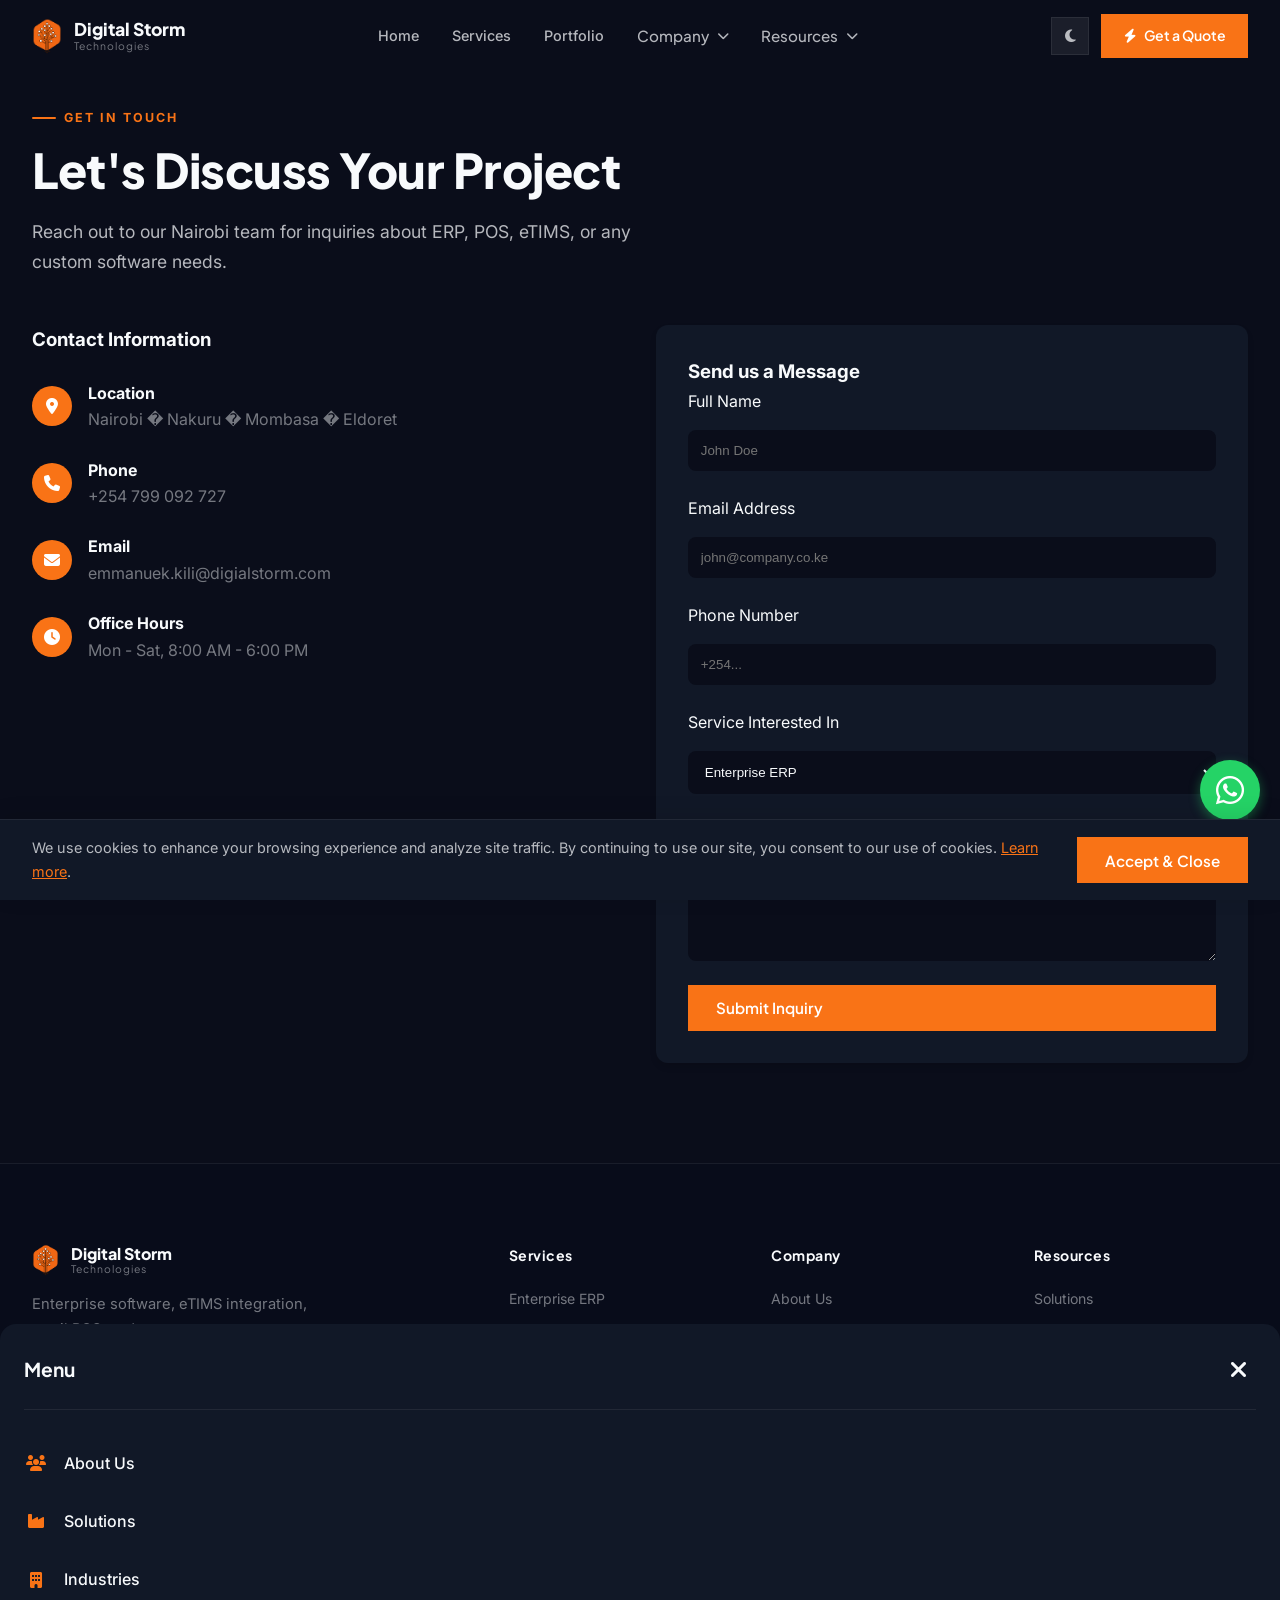
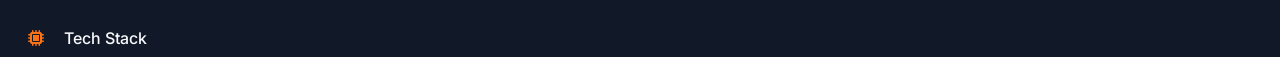
<file: contact.html>
﻿<!DOCTYPE html>
<html lang="en" data-theme="dark">
<head>
<!-- =========================
     DIGITAL STORM TECHNOLOGIES
     SEO / SEARCH ENGINE META
     ========================= -->
<title>Contact Us — Digital Storm Technologies</title>
<meta name="description" content="Digital Storm Technologies is a top Kenyan software development company building modern websites, web applications, mobile apps, SaaS platforms, eTIMS ERPs, retail POS systems, and custom business software.">
<meta name="keywords" content="Software development company Kenya, web development Nairobi, mobile app developers Kenya, eTIMS integration Kenya, ERP systems Kenya, retail POS systems Nairobi, custom SaaS platforms, Daraja API integration, M-Pesa API developers, business software solutions, tech consultancy Kenya, UI/UX design Nairobi, corporate website design, e-commerce developers Kenya, cloud hosting solutions, Digital Storm Technologies, top software engineers Kenya, best IT company Nairobi">
<meta name="author" content="Digital Storm Technologies Ltd">
<meta name="robots" content="index, follow, max-image-preview:large, max-snippet:-1, max-video-preview:-1">
<meta name="googlebot" content="index, follow, max-image-preview:large, max-snippet:-1, max-video-preview:-1">
<meta name="language" content="English">
<meta name="revisit-after" content="2 days">
<meta name="rating" content="general">

<!-- Canonical URL -->
<link rel="canonical" href="https://www.digitastorm.co.ke/contact.html">

<!-- =========================
     GOOGLE SEARCH / BRAND
     ========================= -->
<meta name="application-name" content="Digital Storm Technologies">
<meta name="apple-mobile-web-app-title" content="Digital Storm Technologies">
<meta name="theme-color" content="#f97316">

<!-- =========================
     OPEN GRAPH / FACEBOOK / WHATSAPP
     ========================= -->
<meta property="og:type" content="website">
<meta property="og:title" content="Contact Us — Digital Storm Technologies">
<meta property="og:description" content="Digital Storm Technologies is a top Kenyan software development company building modern websites, web applications, mobile apps, SaaS platforms, eTIMS ERPs, retail POS systems, and custom business software.">
<meta property="og:url" content="https://www.digitastorm.co.ke/contact.html">
<meta property="og:site_name" content="Digital Storm Technologies">
<meta property="og:locale" content="en_KE">
<meta property="og:image" content="https://www.digitastorm.co.ke/images/og-image.jpg">
<meta property="og:image:width" content="1200">
<meta property="og:image:height" content="630">
<meta property="og:image:alt" content="Digital Storm Technologies - Software Development Company in Kenya">

<!-- =========================
     TWITTER / X
     ========================= -->
<meta name="twitter:card" content="summary_large_image">
<meta name="twitter:title" content="Contact Us — Digital Storm Technologies">
<meta name="twitter:description" content="Digital Storm Technologies is a top Kenyan software development company building modern websites, web applications, mobile apps, SaaS platforms, eTIMS ERPs, retail POS systems, and custom business software.">
<meta name="twitter:image" content="https://www.digitastorm.co.ke/images/og-image.jpg">
<meta name="twitter:site" content="@DigitalStormKE">

<!-- =========================
     GEO / LOCAL BUSINESS
     ========================= -->
<meta name="geo.region" content="KE">
<meta name="geo.country" content="Kenya">
<meta name="geo.placename" content="Nairobi, Kenya">

<!-- =========================
     GOOGLE ANALYTICS
     ========================= -->
<!-- Google tag (gtag.js) -->
<script async src="https://www.googletagmanager.com/gtag/js?id=G-1RHVH5S1PX"></script>
<script>
  window.dataLayer = window.dataLayer || [];
  function gtag(){dataLayer.push(arguments);}
  gtag('js', new Date());
  gtag('config', 'G-1RHVH5S1PX');
</script>

<script>
  window.dataLayer = window.dataLayer || [];
  function gtag(){dataLayer.push(arguments);}
  gtag('js', new Date());

  gtag('config', 'G-1RHVH5S1PX');
</script>
  <meta charset="UTF-8" />
  <meta name="viewport" content="width=device-width, initial-scale=1.0" />
  
  <meta name="description" content="Contact Digital Storm Technologies in Nairobi � Nakuru � Mombasa � Eldoret for your ERP, POS, and eTIMS software needs." />
  
  <link rel="preconnect" href="https://fonts.googleapis.com" />
  <link rel="preconnect" href="https://fonts.gstatic.com" crossorigin />
  <link href="https://fonts.googleapis.com/css2?family=Inter:wght@300;400;500;600;700;800;900&family=Plus+Jakarta+Sans:wght@400;500;600;700;800&display=swap" rel="stylesheet" />
  <link rel="stylesheet" href="https://cdnjs.cloudflare.com/ajax/libs/font-awesome/6.5.2/css/all.min.css" />
  <link rel="stylesheet" href="css/main.css" />
  <link rel="stylesheet" href="css/animations.css" />
  <link rel="stylesheet" href="css/responsive.css" />
  <style>
    .contact-form { background: var(--bg-card); padding: 2rem; border-radius: 12px; box-shadow: 0 4px 6px rgba(0,0,0,0.1); }
    .form-group { margin-bottom: 1.5rem; }
    .form-group label { display: block; margin-bottom: 0.5rem; color: var(--text-primary); }
    .form-group input, .form-group select, .form-group textarea { width: 100%; padding: 0.8rem; border: 1px solid var(--border-color); border-radius: 8px; background: var(--bg-main); color: var(--text-primary); }
    .contact-info { display: flex; flex-direction: column; gap: 1.5rem; }
    .info-item { display: flex; align-items: center; gap: 1rem; }
    .info-icon { width: 40px; height: 40px; background: var(--orange); color: white; display: flex; align-items: center; justify-content: center; border-radius: 50%; }
  </style>
  <!-- CRITICAL: Apply saved theme before first paint to avoid flash -->
  <script>
    (function() {
      var saved = localStorage.getItem('dst-theme');
      var preferred = window.matchMedia('(prefers-color-scheme: light)').matches ? 'light' : 'dark';
      var theme = saved || preferred;
      document.documentElement.setAttribute('data-theme', theme);
    })();
  </script>
  
</head>
<body>

<header class="navbar" id="navbar">
  <div class="nav-inner">
    <a href="index.html" class="nav-logo">
      <img src="assets/Digitalblack.png" alt="Digital Storm Technologies Logo" class="nav-logo-img" />
      <div class="nav-logo-text">Digital Storm<span>Technologies</span></div>
    </a>
        <nav class="nav-links" role="navigation" aria-label="Main Navigation">
      <a href="index.html" class="nav-link" id="nav-desk-index">Home</a>
      <a href="services.html" class="nav-link" id="nav-desk-services">Services</a>
      <a href="portfolio.html" class="nav-link" id="nav-desk-portfolio">Portfolio</a>
      
      <div class="nav-dropdown">
        <button class="nav-link" id="nav-desk-company">Company <i class="fa-solid fa-chevron-down" style="font-size:0.75rem; margin-left:0.25rem;"></i></button>
        <div class="dropdown-menu">
          <a href="about.html" id="drop-about">About Us</a>
          <a href="careers.html" id="drop-careers">Careers</a>
          <a href="industries.html" id="drop-industries">Industries</a>
        </div>
      </div>

      <div class="nav-dropdown">
        <button class="nav-link" id="nav-desk-resources">Resources <i class="fa-solid fa-chevron-down" style="font-size:0.75rem; margin-left:0.25rem;"></i></button>
        <div class="dropdown-menu">
          <a href="solutions.html" id="drop-solutions">Solutions</a>
          <a href="technologies.html" id="drop-technologies">Tech Stack</a>
          <a href="blog.html" id="drop-blog">Blog</a>
        </div>
      </div>
    </nav>
    <div class="nav-actions">
      <button class="nav-theme-btn theme-toggle-btn"><i class="theme-icon fa-solid fa-moon"></i></button>
      <a href="contact.html" class="btn btn-primary" style="padding: 0.65rem 1.4rem; font-size: 0.88rem;"><i class="fa-solid fa-bolt"></i> Get a Quote</a>
      <button class="nav-hamburger" id="nav-hamburger"><span></span><span></span><span></span></button>
    </div>
  </div>
</header>

<nav class="nav-drawer" id="nav-drawer" aria-label="Mobile Navigation">
  <a href="index.html" class="nav-link">Home</a>
  <a href="services.html" class="nav-link">Services</a>
  <a href="solutions.html" class="nav-link">Solutions</a>
  <a href="portfolio.html" class="nav-link">Portfolio</a>
  <a href="about.html" class="nav-link">About</a>
  <a href="contact.html" class="nav-link active">Contact</a>
  <a href="contact.html" class="btn btn-primary" style="margin-top:1rem; justify-content:center;"><i class="fa-solid fa-bolt"></i> Get a Quote</a>
</nav>

<section class="section reveal" id="contact">
  <div class="container">
    <div class="section-label">Get in Touch</div>
    <h2 class="section-title">Let's Discuss Your Project</h2>
    <p class="section-desc">Reach out to our Nairobi team for inquiries about ERP, POS, eTIMS, or any custom software needs.</p>
    
    <div class="grid-2" style="margin-top: 3rem;">
        <div class="contact-info reveal-left">
            <h3>Contact Information</h3>
            <div class="info-item">
                <div class="info-icon"><i class="fa-solid fa-location-dot"></i></div>
                <div>
                    <strong>Location</strong>
                    <p style="color:var(--text-muted); margin:0;">Nairobi � Nakuru � Mombasa � Eldoret</p>
                </div>
            </div>
            <div class="info-item">
                <div class="info-icon"><i class="fa-solid fa-phone"></i></div>
                <div>
                    <strong>Phone</strong>
                    <p style="color:var(--text-muted); margin:0;">+254 799 092 727</p>
                </div>
            </div>
            <div class="info-item">
                <div class="info-icon"><i class="fa-solid fa-envelope"></i></div>
                <div>
                    <strong>Email</strong>
                    <p style="color:var(--text-muted); margin:0;">emmanuek.kili@digialstorm.com</p>
                </div>
            </div>
            <div class="info-item">
                <div class="info-icon"><i class="fa-solid fa-clock"></i></div>
                <div>
                    <strong>Office Hours</strong>
                    <p style="color:var(--text-muted); margin:0;">Mon - Sat, 8:00 AM - 6:00 PM</p>
                </div>
            </div>
            
            <div style="margin-top: 2rem;">
                <iframe src="https://www.google.com/maps/embed?pb=!1m18!1m12!1m3!1d127642.17622941011!2d36.75133649999999!3d-1.2828755000000001!2m3!1f0!2f0!3f0!3m2!1i1024!2i768!4f13.1!3m3!1m2!1s0x182f1172d84d49a7%3A0xf7cf0254b297924c!2sNairobi%2C%20Kenya!5e0!3m2!1sen!2sus!4v1714578111222!5m2!1sen!2sus" width="100%" height="250" style="border:0; border-radius: 12px;" allowfullscreen="" loading="lazy" referrerpolicy="no-referrer-when-downgrade"></iframe>
            </div>
        </div>

        <div class="contact-form reveal-right">
            <h3>Send us a Message</h3>
            <form action="#" method="POST" id="contact-form">
                <div class="form-group">
                    <label for="name">Full Name</label>
                    <input type="text" id="name" name="name" required placeholder="John Doe">
                </div>
                <div class="form-group">
                    <label for="email">Email Address</label>
                    <input type="email" id="email" name="email" required placeholder="john@company.co.ke">
                </div>
                <div class="form-group">
                    <label for="phone">Phone Number</label>
                    <input type="tel" id="phone" name="phone" required placeholder="+254...">
                </div>
                <div class="form-group">
                    <label for="service">Service Interested In</label>
                    <select id="service" name="service">
                        <option value="erp">Enterprise ERP</option>
                        <option value="pos">Retail POS</option>
                        <option value="etims">eTIMS Integration</option>
                        <option value="payments">Payment Gateways</option>
                        <option value="healthcare">Healthcare (MUMCARE)</option>
                        <option value="custom">Custom Software</option>
                    </select>
                </div>
                <div class="form-group">
                    <label for="message">Your Message</label>
                    <textarea id="message" name="message" rows="5" required placeholder="Tell us about your requirements..."></textarea>
                </div>
                <button type="submit" class="btn btn-primary" style="width: 100%;">Submit Inquiry</button>
            </form>
        </div>
    </div>
  </div>
</section>

<footer class="footer" id="footer">
  <div class="container">
    <div class="footer-grid">
      <div class="footer-brand">
        <a href="index.html" class="nav-logo">
          <img src="assets/Digitalblack.png" alt="Digital Storm Technologies" class="nav-logo-img" style="height:32px;" />
          <div class="nav-logo-text" style="font-size:1rem;">Digital Storm <span>Technologies</span></div>
        </a>
        <p>Enterprise software, eTIMS integration, retail POS, and payment gateway solutions — built for businesses in Kenya and East Africa.</p>
        <div style="margin-top: 1.25rem; display:flex; flex-direction:column; gap:0.4rem; font-size:0.85rem; color:var(--text-muted);">
          <span><i class="fa-solid fa-location-dot" style="color:var(--orange); margin-right:0.4rem;"></i> Nairobi � Nakuru � Mombasa � Eldoret</span>
          <a href="tel:+254799092727" style="color:var(--text-muted);"><i class="fa-solid fa-phone" style="color:var(--orange); margin-right:0.4rem;"></i> +254 799 092 727</a>
          <a href="mailto:emmanuek.kili@digialstorm.com" style="color:var(--text-muted);"><i class="fa-solid fa-envelope" style="color:var(--orange); margin-right:0.4rem;"></i> emmanuek.kili@digialstorm.com</a>
        </div>
      </div>
      <div>
        <div class="footer-col-title">Services</div>
        <div class="footer-links">
          <a href="services.html#erp" class="footer-link">Enterprise ERP</a>
          <a href="services.html#pos" class="footer-link">Retail POS</a>
          <a href="services.html#etims" class="footer-link">eTIMS Integration</a>
          <a href="services.html#payments" class="footer-link">Payment Gateways</a>
          <a href="services.html#healthcare" class="footer-link">Healthcare Systems</a>
          <a href="services.html#custom" class="footer-link">Custom Software</a>
        </div>
      </div>
      <div>
        <div class="footer-col-title">Company</div>
        <div class="footer-links">
          <a href="about.html" class="footer-link">About Us</a>
          <a href="portfolio.html" class="footer-link">Portfolio</a>
          <a href="blog.html" class="footer-link">Blog</a>
          <a href="careers.html" class="footer-link">Careers</a>
          <a href="contact.html" class="footer-link">Contact</a>
        </div>
      </div>
      <div>
        <div class="footer-col-title">Resources</div>
        <div class="footer-links">
          <a href="solutions.html" class="footer-link">Solutions</a>
          <a href="industries.html" class="footer-link">Industries</a>
          <a href="technologies.html" class="footer-link">Technology Stack</a>
          <a href="contact.html" class="footer-link">Get a Quote</a>
        </div>
      </div>
    </div>
    <div class="footer-bottom">
      <p class="footer-copy">© 2025 Digital Storm Technologies. All rights reserved. | Nairobi � Nakuru � Mombasa � Eldoret</p>
      <div class="footer-socials">
        <a href="#" class="footer-social-btn"><i class="fa-brands fa-linkedin-in"></i></a>
        <a href="#" class="footer-social-btn"><i class="fa-brands fa-x-twitter"></i></a>
        <a href="#" class="footer-social-btn"><i class="fa-brands fa-whatsapp"></i></a>
        <a href="#" class="footer-social-btn"><i class="fa-brands fa-facebook-f"></i></a>
      </div>
    </div>
  </div>
</footer>

<button id="back-to-top" aria-label="Back to top"><i class="fa-solid fa-arrow-up"></i></button>

<script src="js/app.js" defer></script>
<script>
  document.addEventListener('DOMContentLoaded', () => {
    const hamburger = document.getElementById('nav-hamburger');
    const drawer = document.getElementById('nav-drawer');
    if (hamburger && drawer) {
      hamburger.addEventListener('click', () => {
        const open = hamburger.classList.toggle('open');
        drawer.classList.toggle('open', open);
        document.body.style.overflow = open ? 'hidden' : '';
      });
    }
  });
</script>



<!-- Mobile App Bottom Navigation -->
<nav class="mobile-bottom-nav">
  <a href="index.html" class="mobile-nav-item" id="nav-index"><i class="fa-solid fa-house"></i><span>Home</span></a>
  <a href="services.html" class="mobile-nav-item" id="nav-services"><i class="fa-solid fa-layer-group"></i><span>Services</span></a>
  <a href="portfolio.html" class="mobile-nav-item" id="nav-portfolio"><i class="fa-solid fa-briefcase"></i><span>Portfolio</span></a>
  <a href="contact.html" class="mobile-nav-item active" id="nav-contact"><i class="fa-solid fa-envelope"></i><span>Contact</span></a>
  <button class="mobile-nav-item" id="mobile-more-btn" style="background:none;border:none;cursor:pointer;"><i class="fa-solid fa-bars"></i><span>More</span></button>
</nav>

<!-- Mobile App "More" Menu Modal -->
<div class="mobile-more-overlay" id="mobile-more-overlay"></div>
<div class="mobile-more-menu" id="mobile-more-menu">
  <div class="mobile-more-menu-header">
    <div class="mobile-more-menu-title">Menu</div>
    <button class="mobile-more-close" id="mobile-more-close" aria-label="Close menu" style="cursor:pointer;"><i class="fa-solid fa-xmark"></i></button>
  </div>
  <a href="about.html" class="mobile-more-link" id="more-about"><i class="fa-solid fa-users"></i> About Us</a>
  <a href="solutions.html" class="mobile-more-link" id="more-solutions"><i class="fa-solid fa-industry"></i> Solutions</a>
  <a href="industries.html" class="mobile-more-link" id="more-industries"><i class="fa-solid fa-building"></i> Industries</a>
  <a href="technologies.html" class="mobile-more-link" id="more-technologies"><i class="fa-solid fa-microchip"></i> Tech Stack</a>
  <a href="blog.html" class="mobile-more-link" id="more-blog"><i class="fa-solid fa-newspaper"></i> Blog</a>
  <a href="careers.html" class="mobile-more-link" id="more-careers"><i class="fa-solid fa-user-tie"></i> Careers</a>
</div>


<a href="https://wa.me/254799092727" class="whatsapp-widget" target="_blank" aria-label="Chat on WhatsApp"><i class="fa-brands fa-whatsapp"></i></a>
<!-- Cookie Banner -->
<div class="cookie-banner" id="cookie-banner">
  <div class="cookie-text">
    We use cookies to enhance your browsing experience and analyze site traffic. By continuing to use our site, you consent to our use of cookies. 
    <a href="privacy.html">Learn more</a>.
  </div>
  <button class="btn btn-primary" id="cookie-accept">Accept & Close</button>
</div>
</body>
</html>
</file>
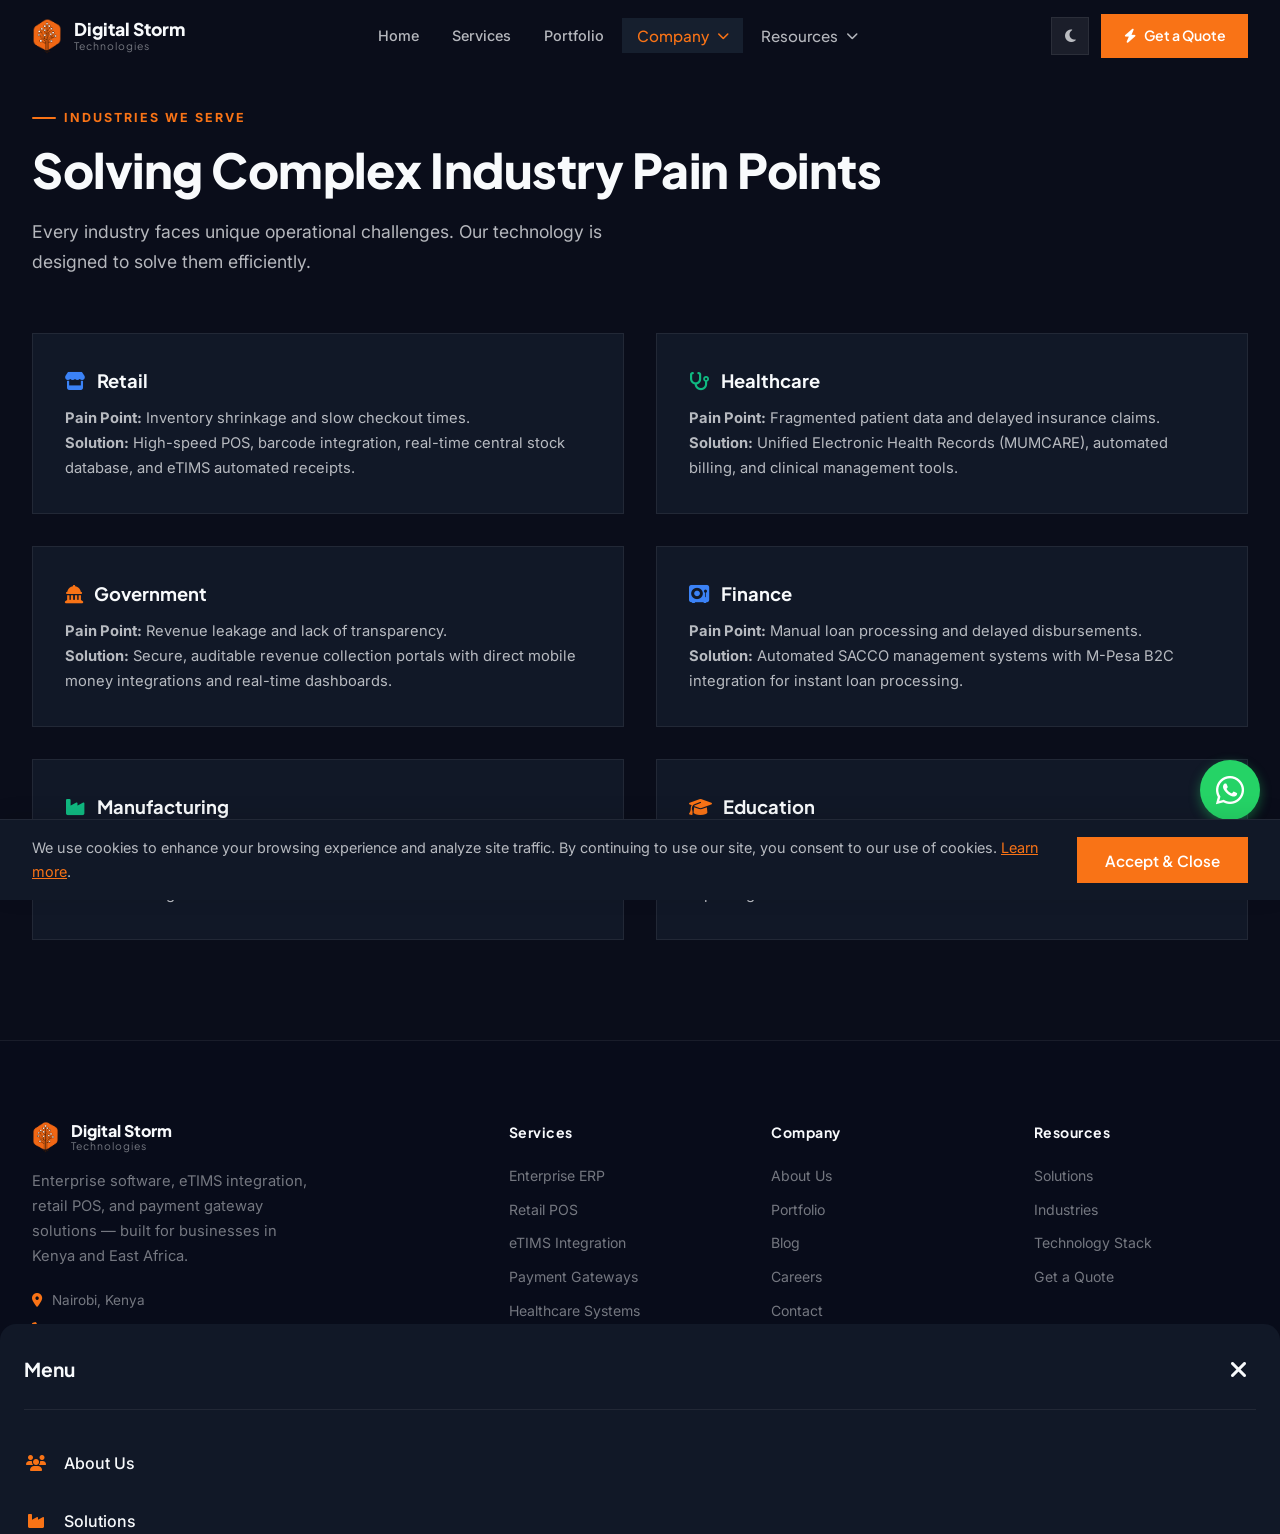
<file: industries.html>
﻿<!DOCTYPE html>
<html lang="en" data-theme="dark">
<head>
<!-- =========================
     DIGITAL STORM TECHNOLOGIES
     SEO / SEARCH ENGINE META
     ========================= -->
<title>Industries We Serve — Digital Storm Technologies</title>
<meta name="description" content="Digital Storm Technologies is a top Kenyan software development company building modern websites, web applications, mobile apps, SaaS platforms, eTIMS ERPs, retail POS systems, and custom business software.">
<meta name="keywords" content="Software development company Kenya, web development Nairobi, mobile app developers Kenya, eTIMS integration Kenya, ERP systems Kenya, retail POS systems Nairobi, custom SaaS platforms, Daraja API integration, M-Pesa API developers, business software solutions, tech consultancy Kenya, UI/UX design Nairobi, corporate website design, e-commerce developers Kenya, cloud hosting solutions, Digital Storm Technologies, top software engineers Kenya, best IT company Nairobi">
<meta name="author" content="Digital Storm Technologies Ltd">
<meta name="robots" content="index, follow, max-image-preview:large, max-snippet:-1, max-video-preview:-1">
<meta name="googlebot" content="index, follow, max-image-preview:large, max-snippet:-1, max-video-preview:-1">
<meta name="language" content="English">
<meta name="revisit-after" content="2 days">
<meta name="rating" content="general">

<!-- Canonical URL -->
<link rel="canonical" href="https://www.digitastorm.co.ke/industries.html">

<!-- =========================
     GOOGLE SEARCH / BRAND
     ========================= -->
<meta name="application-name" content="Digital Storm Technologies">
<meta name="apple-mobile-web-app-title" content="Digital Storm Technologies">
<meta name="theme-color" content="#f97316">

<!-- =========================
     OPEN GRAPH / FACEBOOK / WHATSAPP
     ========================= -->
<meta property="og:type" content="website">
<meta property="og:title" content="Industries We Serve — Digital Storm Technologies">
<meta property="og:description" content="Digital Storm Technologies is a top Kenyan software development company building modern websites, web applications, mobile apps, SaaS platforms, eTIMS ERPs, retail POS systems, and custom business software.">
<meta property="og:url" content="https://www.digitastorm.co.ke/industries.html">
<meta property="og:site_name" content="Digital Storm Technologies">
<meta property="og:locale" content="en_KE">
<meta property="og:image" content="https://www.digitastorm.co.ke/images/og-image.jpg">
<meta property="og:image:width" content="1200">
<meta property="og:image:height" content="630">
<meta property="og:image:alt" content="Digital Storm Technologies - Software Development Company in Kenya">

<!-- =========================
     TWITTER / X
     ========================= -->
<meta name="twitter:card" content="summary_large_image">
<meta name="twitter:title" content="Industries We Serve — Digital Storm Technologies">
<meta name="twitter:description" content="Digital Storm Technologies is a top Kenyan software development company building modern websites, web applications, mobile apps, SaaS platforms, eTIMS ERPs, retail POS systems, and custom business software.">
<meta name="twitter:image" content="https://www.digitastorm.co.ke/images/og-image.jpg">
<meta name="twitter:site" content="@DigitalStormKE">

<!-- =========================
     GEO / LOCAL BUSINESS
     ========================= -->
<meta name="geo.region" content="KE">
<meta name="geo.country" content="Kenya">
<meta name="geo.placename" content="Nairobi, Kenya">

<!-- =========================
     GOOGLE ANALYTICS
     ========================= -->
<!-- Google tag (gtag.js) -->
<script async src="https://www.googletagmanager.com/gtag/js?id=G-1RHVH5S1PX"></script>
<script>
  window.dataLayer = window.dataLayer || [];
  function gtag(){dataLayer.push(arguments);}
  gtag('js', new Date());
  gtag('config', 'G-1RHVH5S1PX');
</script>

<script>
  window.dataLayer = window.dataLayer || [];
  function gtag(){dataLayer.push(arguments);}
  gtag('js', new Date());

  gtag('config', 'G-1RHVH5S1PX');
</script>
  <meta charset="UTF-8" />
  <meta name="viewport" content="width=device-width, initial-scale=1.0" />
  
  <meta name="description" content="Digital Storm provides tailored tech solutions for retail, healthcare, manufacturing, finance, government, and education in Kenya." />
  
  <link rel="preconnect" href="https://fonts.googleapis.com" />
  <link rel="preconnect" href="https://fonts.gstatic.com" crossorigin />
  <link href="https://fonts.googleapis.com/css2?family=Inter:wght@300;400;500;600;700;800;900&family=Plus+Jakarta+Sans:wght@400;500;600;700;800&display=swap" rel="stylesheet" />
  <link rel="stylesheet" href="https://cdnjs.cloudflare.com/ajax/libs/font-awesome/6.5.2/css/all.min.css" />
  <link rel="stylesheet" href="css/main.css" />
  <link rel="stylesheet" href="css/animations.css" />
  <link rel="stylesheet" href="css/responsive.css" />
  <!-- CRITICAL: Apply saved theme before first paint to avoid flash -->
  <script>
    (function() {
      var saved = localStorage.getItem('dst-theme');
      var preferred = window.matchMedia('(prefers-color-scheme: light)').matches ? 'light' : 'dark';
      var theme = saved || preferred;
      document.documentElement.setAttribute('data-theme', theme);
    })();
  </script>
  
</head>
<body>

<header class="navbar" id="navbar">
  <div class="nav-inner">
    <a href="index.html" class="nav-logo">
      <img src="assets/Digitalblack.png" alt="Digital Storm Technologies Logo" class="nav-logo-img" />
      <div class="nav-logo-text">Digital Storm<span>Technologies</span></div>
    </a>
        <nav class="nav-links" role="navigation" aria-label="Main Navigation">
      <a href="index.html" class="nav-link" id="nav-desk-index">Home</a>
      <a href="services.html" class="nav-link" id="nav-desk-services">Services</a>
      <a href="portfolio.html" class="nav-link" id="nav-desk-portfolio">Portfolio</a>
      
      <div class="nav-dropdown">
        <button class="nav-link active" id="nav-desk-company">Company <i class="fa-solid fa-chevron-down" style="font-size:0.75rem; margin-left:0.25rem;"></i></button>
        <div class="dropdown-menu">
          <a href="about.html" id="drop-about">About Us</a>
          <a href="careers.html" id="drop-careers">Careers</a>
          <a href="industries.html" class="active" id="drop-industries">Industries</a>
        </div>
      </div>

      <div class="nav-dropdown">
        <button class="nav-link" id="nav-desk-resources">Resources <i class="fa-solid fa-chevron-down" style="font-size:0.75rem; margin-left:0.25rem;"></i></button>
        <div class="dropdown-menu">
          <a href="solutions.html" id="drop-solutions">Solutions</a>
          <a href="technologies.html" id="drop-technologies">Tech Stack</a>
          <a href="blog.html" id="drop-blog">Blog</a>
        </div>
      </div>
    </nav>
    <div class="nav-actions">
      <button class="nav-theme-btn theme-toggle-btn"><i class="theme-icon fa-solid fa-moon"></i></button>
      <a href="contact.html" class="btn btn-primary" style="padding: 0.65rem 1.4rem; font-size: 0.88rem;"><i class="fa-solid fa-bolt"></i> Get a Quote</a>
      <button class="nav-hamburger" id="nav-hamburger"><span></span><span></span><span></span></button>
    </div>
  </div>
</header>

<nav class="nav-drawer" id="nav-drawer" aria-label="Mobile Navigation">
  <a href="index.html" class="nav-link">Home</a>
  <a href="services.html" class="nav-link">Services</a>
  <a href="solutions.html" class="nav-link">Solutions</a>
  <a href="portfolio.html" class="nav-link">Portfolio</a>
  <a href="about.html" class="nav-link">About</a>
  <a href="contact.html" class="nav-link">Contact</a>
  <a href="contact.html" class="btn btn-primary" style="margin-top:1rem; justify-content:center;"><i class="fa-solid fa-bolt"></i> Get a Quote</a>
</nav>

<section class="section reveal" id="industries">
  <div class="container">
    <div class="section-label">Industries We Serve</div>
    <h2 class="section-title">Solving Complex Industry Pain Points</h2>
    <p class="section-desc">Every industry faces unique operational challenges. Our technology is designed to solve them efficiently.</p>
    
    <div class="grid-2" style="margin-top: 3.5rem;">
      <div class="card reveal-left">
        <h3 class="card-title"><i class="fa-solid fa-store" style="color:var(--blue); margin-right:0.5rem;"></i> Retail</h3>
        <p class="card-desc"><strong>Pain Point:</strong> Inventory shrinkage and slow checkout times.<br/><strong>Solution:</strong> High-speed POS, barcode integration, real-time central stock database, and eTIMS automated receipts.</p>
      </div>

      <div class="card reveal-right">
        <h3 class="card-title"><i class="fa-solid fa-stethoscope" style="color:var(--green); margin-right:0.5rem;"></i> Healthcare</h3>
        <p class="card-desc"><strong>Pain Point:</strong> Fragmented patient data and delayed insurance claims.<br/><strong>Solution:</strong> Unified Electronic Health Records (MUMCARE), automated billing, and clinical management tools.</p>
      </div>

      <div class="card reveal-left">
        <h3 class="card-title"><i class="fa-solid fa-landmark-dome" style="color:var(--orange); margin-right:0.5rem;"></i> Government</h3>
        <p class="card-desc"><strong>Pain Point:</strong> Revenue leakage and lack of transparency.<br/><strong>Solution:</strong> Secure, auditable revenue collection portals with direct mobile money integrations and real-time dashboards.</p>
      </div>

      <div class="card reveal-right">
        <h3 class="card-title"><i class="fa-solid fa-vault" style="color:var(--blue); margin-right:0.5rem;"></i> Finance</h3>
        <p class="card-desc"><strong>Pain Point:</strong> Manual loan processing and delayed disbursements.<br/><strong>Solution:</strong> Automated SACCO management systems with M-Pesa B2C integration for instant loan processing.</p>
      </div>

      <div class="card reveal-left">
        <h3 class="card-title"><i class="fa-solid fa-industry" style="color:var(--green); margin-right:0.5rem;"></i> Manufacturing</h3>
        <p class="card-desc"><strong>Pain Point:</strong> Supply chain inefficiencies and complex tax compliance.<br/><strong>Solution:</strong> Full ERP suite covering procurement to payroll, and B2B KRA eTIMS API integration.</p>
      </div>

      <div class="card reveal-right">
        <h3 class="card-title"><i class="fa-solid fa-graduation-cap" style="color:var(--orange); margin-right:0.5rem;"></i> Education</h3>
        <p class="card-desc"><strong>Pain Point:</strong> Difficult fee collection and poor parent communication.<br/><strong>Solution:</strong> Integrated portals for secure fee payments and automated SMS reporting.</p>
      </div>
    </div>
  </div>
</section>

<footer class="footer" id="footer">
  <div class="container">
    <div class="footer-grid">
      <div class="footer-brand">
        <a href="index.html" class="nav-logo">
          <img src="assets/Digitalblack.png" alt="Digital Storm Technologies" class="nav-logo-img" style="height:32px;" />
          <div class="nav-logo-text" style="font-size:1rem;">Digital Storm <span>Technologies</span></div>
        </a>
        <p>Enterprise software, eTIMS integration, retail POS, and payment gateway solutions — built for businesses in Kenya and East Africa.</p>
        <div style="margin-top: 1.25rem; display:flex; flex-direction:column; gap:0.4rem; font-size:0.85rem; color:var(--text-muted);">
          <span><i class="fa-solid fa-location-dot" style="color:var(--orange); margin-right:0.4rem;"></i> Nairobi, Kenya</span>
          <a href="tel:+254799092727" style="color:var(--text-muted);"><i class="fa-solid fa-phone" style="color:var(--orange); margin-right:0.4rem;"></i> +254 799 092 727</a>
          <a href="mailto:emmanuek.kili@digialstorm.com" style="color:var(--text-muted);"><i class="fa-solid fa-envelope" style="color:var(--orange); margin-right:0.4rem;"></i> emmanuek.kili@digialstorm.com</a>
        </div>
      </div>
      <div>
        <div class="footer-col-title">Services</div>
        <div class="footer-links">
          <a href="services.html#erp" class="footer-link">Enterprise ERP</a>
          <a href="services.html#pos" class="footer-link">Retail POS</a>
          <a href="services.html#etims" class="footer-link">eTIMS Integration</a>
          <a href="services.html#payments" class="footer-link">Payment Gateways</a>
          <a href="services.html#healthcare" class="footer-link">Healthcare Systems</a>
          <a href="services.html#custom" class="footer-link">Custom Software</a>
        </div>
      </div>
      <div>
        <div class="footer-col-title">Company</div>
        <div class="footer-links">
          <a href="about.html" class="footer-link">About Us</a>
          <a href="portfolio.html" class="footer-link">Portfolio</a>
          <a href="blog.html" class="footer-link">Blog</a>
          <a href="careers.html" class="footer-link">Careers</a>
          <a href="contact.html" class="footer-link">Contact</a>
        </div>
      </div>
      <div>
        <div class="footer-col-title">Resources</div>
        <div class="footer-links">
          <a href="solutions.html" class="footer-link">Solutions</a>
          <a href="industries.html" class="footer-link">Industries</a>
          <a href="technologies.html" class="footer-link">Technology Stack</a>
          <a href="contact.html" class="footer-link">Get a Quote</a>
        </div>
      </div>
    </div>
    <div class="footer-bottom">
      <p class="footer-copy">© 2025 Digital Storm Technologies. All rights reserved. | Kili Emmanuel, Founder & C.E.O</p>
      <div class="footer-socials">
        <a href="#" class="footer-social-btn"><i class="fa-brands fa-linkedin-in"></i></a>
        <a href="#" class="footer-social-btn"><i class="fa-brands fa-x-twitter"></i></a>
        <a href="#" class="footer-social-btn"><i class="fa-brands fa-whatsapp"></i></a>
        <a href="#" class="footer-social-btn"><i class="fa-brands fa-facebook-f"></i></a>
      </div>
    </div>
  </div>
</footer>

<button id="back-to-top" aria-label="Back to top"><i class="fa-solid fa-arrow-up"></i></button>

<script src="js/app.js" defer></script>
<script>
  document.addEventListener('DOMContentLoaded', () => {
    const hamburger = document.getElementById('nav-hamburger');
    const drawer = document.getElementById('nav-drawer');
    if (hamburger && drawer) {
      hamburger.addEventListener('click', () => {
        const open = hamburger.classList.toggle('open');
        drawer.classList.toggle('open', open);
        document.body.style.overflow = open ? 'hidden' : '';
      });
    }
  });
</script>



<!-- Mobile App Bottom Navigation -->
<nav class="mobile-bottom-nav">
  <a href="index.html" class="mobile-nav-item" id="nav-index"><i class="fa-solid fa-house"></i><span>Home</span></a>
  <a href="services.html" class="mobile-nav-item" id="nav-services"><i class="fa-solid fa-layer-group"></i><span>Services</span></a>
  <a href="portfolio.html" class="mobile-nav-item" id="nav-portfolio"><i class="fa-solid fa-briefcase"></i><span>Portfolio</span></a>
  <a href="contact.html" class="mobile-nav-item" id="nav-contact"><i class="fa-solid fa-envelope"></i><span>Contact</span></a>
  <button class="mobile-nav-item active" id="mobile-more-btn" style="background:none;border:none;cursor:pointer;"><i class="fa-solid fa-bars"></i><span>More</span></button>
</nav>

<!-- Mobile App "More" Menu Modal -->
<div class="mobile-more-overlay" id="mobile-more-overlay"></div>
<div class="mobile-more-menu" id="mobile-more-menu">
  <div class="mobile-more-menu-header">
    <div class="mobile-more-menu-title">Menu</div>
    <button class="mobile-more-close" id="mobile-more-close" aria-label="Close menu" style="cursor:pointer;"><i class="fa-solid fa-xmark"></i></button>
  </div>
  <a href="about.html" class="mobile-more-link" id="more-about"><i class="fa-solid fa-users"></i> About Us</a>
  <a href="solutions.html" class="mobile-more-link" id="more-solutions"><i class="fa-solid fa-industry"></i> Solutions</a>
  <a href="industries.html" class="mobile-more-link active" id="more-industries"><i class="fa-solid fa-building"></i> Industries</a>
  <a href="technologies.html" class="mobile-more-link" id="more-technologies"><i class="fa-solid fa-microchip"></i> Tech Stack</a>
  <a href="blog.html" class="mobile-more-link" id="more-blog"><i class="fa-solid fa-newspaper"></i> Blog</a>
  <a href="careers.html" class="mobile-more-link" id="more-careers"><i class="fa-solid fa-user-tie"></i> Careers</a>
</div>


<a href="https://wa.me/254799092727" class="whatsapp-widget" target="_blank" aria-label="Chat on WhatsApp"><i class="fa-brands fa-whatsapp"></i></a>
<!-- Cookie Banner -->
<div class="cookie-banner" id="cookie-banner">
  <div class="cookie-text">
    We use cookies to enhance your browsing experience and analyze site traffic. By continuing to use our site, you consent to our use of cookies. 
    <a href="privacy.html">Learn more</a>.
  </div>
  <button class="btn btn-primary" id="cookie-accept">Accept & Close</button>
</div>
</body>
</html>
</file>
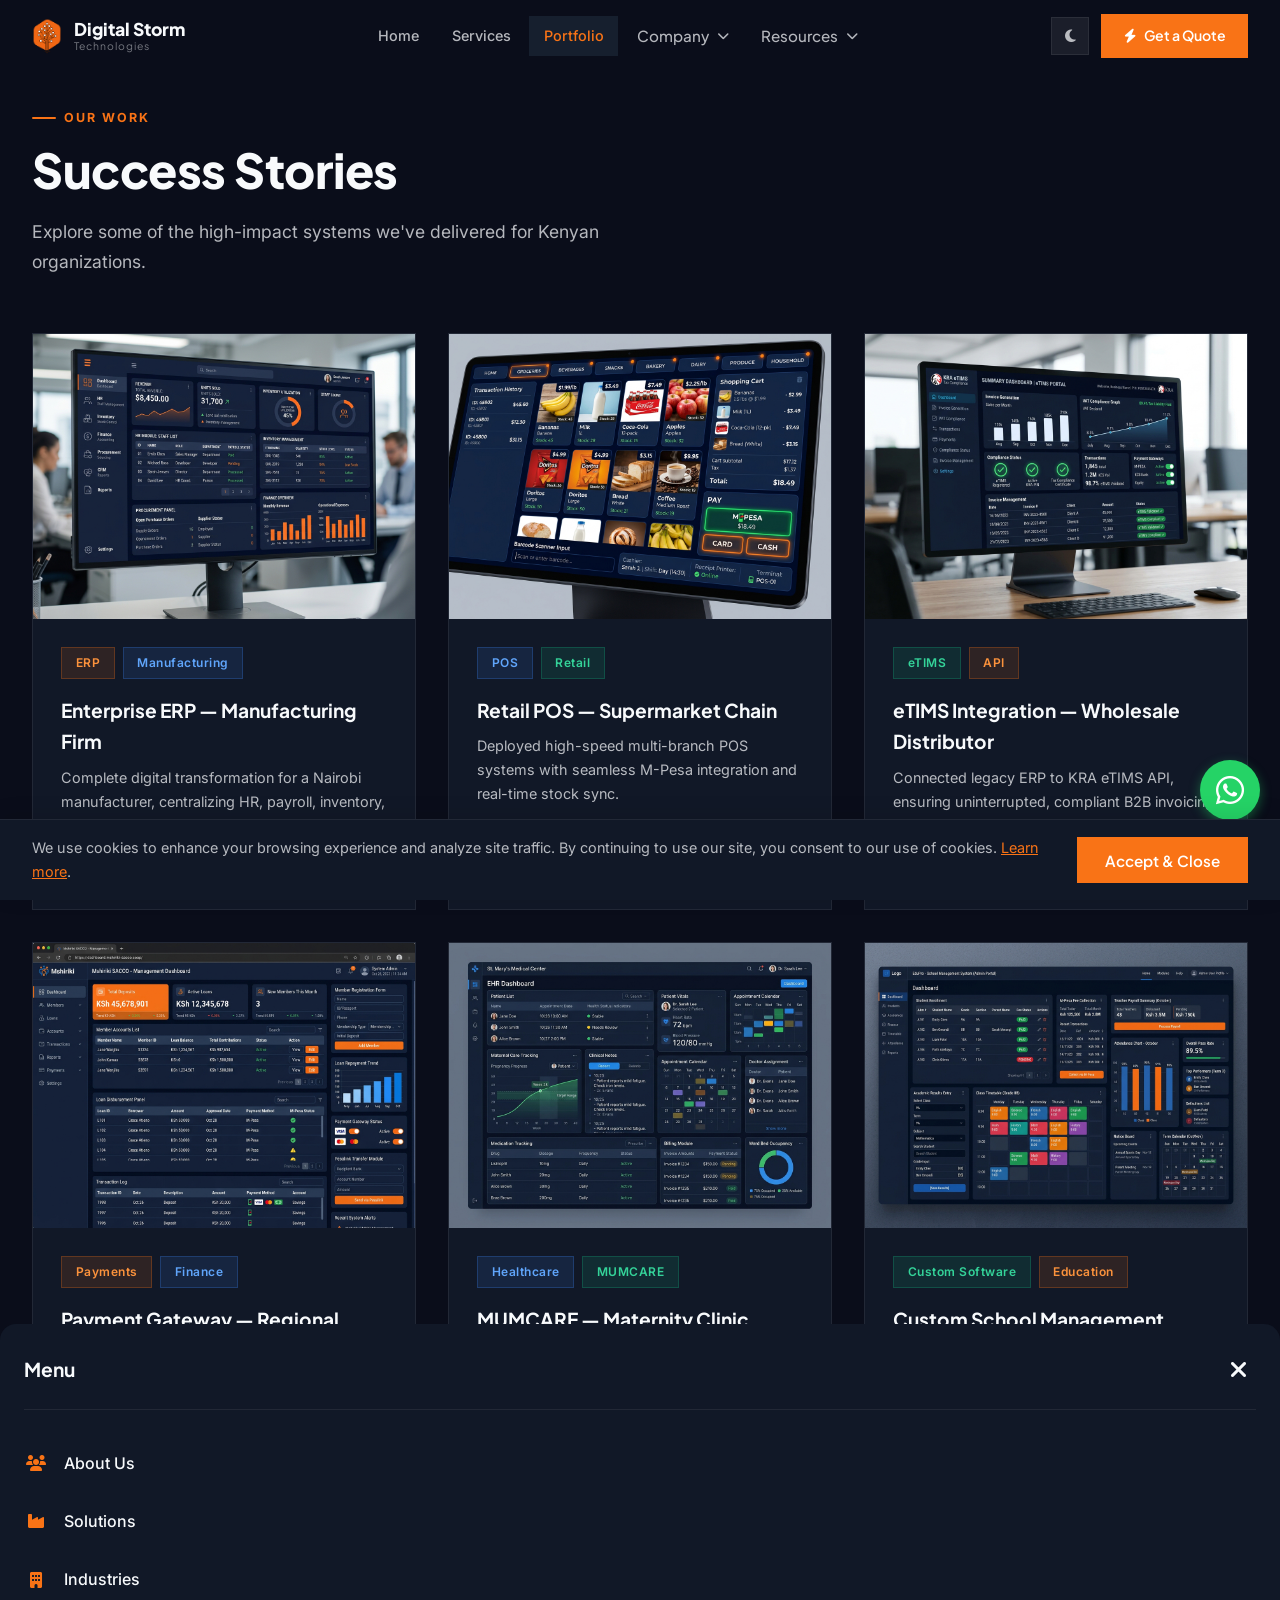
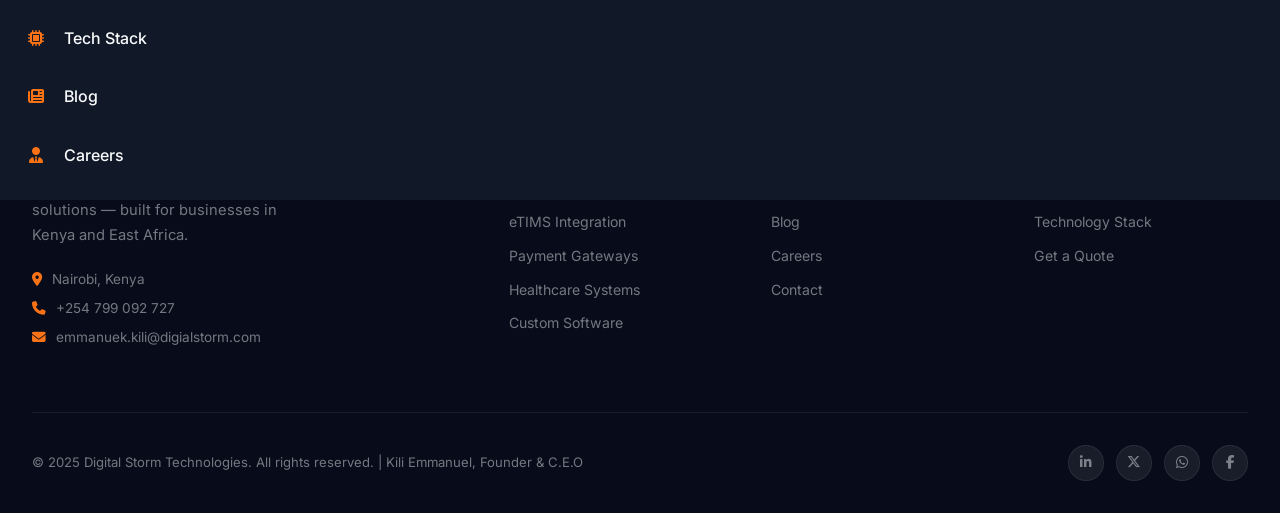
<file: portfolio.html>
﻿<!DOCTYPE html>
<html lang="en" data-theme="dark">
<head>
<!-- =========================
     DIGITAL STORM TECHNOLOGIES
     SEO / SEARCH ENGINE META
     ========================= -->
<title>Portfolio — Digital Storm Technologies</title>
<meta name="description" content="Digital Storm Technologies is a top Kenyan software development company building modern websites, web applications, mobile apps, SaaS platforms, eTIMS ERPs, retail POS systems, and custom business software.">
<meta name="keywords" content="Software development company Kenya, web development Nairobi, mobile app developers Kenya, eTIMS integration Kenya, ERP systems Kenya, retail POS systems Nairobi, custom SaaS platforms, Daraja API integration, M-Pesa API developers, business software solutions, tech consultancy Kenya, UI/UX design Nairobi, corporate website design, e-commerce developers Kenya, cloud hosting solutions, Digital Storm Technologies, top software engineers Kenya, best IT company Nairobi">
<meta name="author" content="Digital Storm Technologies Ltd">
<meta name="robots" content="index, follow, max-image-preview:large, max-snippet:-1, max-video-preview:-1">
<meta name="googlebot" content="index, follow, max-image-preview:large, max-snippet:-1, max-video-preview:-1">
<meta name="language" content="English">
<meta name="revisit-after" content="2 days">
<meta name="rating" content="general">

<!-- Canonical URL -->
<link rel="canonical" href="https://www.digitastorm.co.ke/portfolio.html">

<!-- =========================
     GOOGLE SEARCH / BRAND
     ========================= -->
<meta name="application-name" content="Digital Storm Technologies">
<meta name="apple-mobile-web-app-title" content="Digital Storm Technologies">
<meta name="theme-color" content="#f97316">

<!-- =========================
     OPEN GRAPH / FACEBOOK / WHATSAPP
     ========================= -->
<meta property="og:type" content="website">
<meta property="og:title" content="Portfolio — Digital Storm Technologies">
<meta property="og:description" content="Digital Storm Technologies is a top Kenyan software development company building modern websites, web applications, mobile apps, SaaS platforms, eTIMS ERPs, retail POS systems, and custom business software.">
<meta property="og:url" content="https://www.digitastorm.co.ke/portfolio.html">
<meta property="og:site_name" content="Digital Storm Technologies">
<meta property="og:locale" content="en_KE">
<meta property="og:image" content="https://www.digitastorm.co.ke/images/og-image.jpg">
<meta property="og:image:width" content="1200">
<meta property="og:image:height" content="630">
<meta property="og:image:alt" content="Digital Storm Technologies - Software Development Company in Kenya">

<!-- =========================
     TWITTER / X
     ========================= -->
<meta name="twitter:card" content="summary_large_image">
<meta name="twitter:title" content="Portfolio — Digital Storm Technologies">
<meta name="twitter:description" content="Digital Storm Technologies is a top Kenyan software development company building modern websites, web applications, mobile apps, SaaS platforms, eTIMS ERPs, retail POS systems, and custom business software.">
<meta name="twitter:image" content="https://www.digitastorm.co.ke/images/og-image.jpg">
<meta name="twitter:site" content="@DigitalStormKE">

<!-- =========================
     GEO / LOCAL BUSINESS
     ========================= -->
<meta name="geo.region" content="KE">
<meta name="geo.country" content="Kenya">
<meta name="geo.placename" content="Nairobi, Kenya">

<!-- =========================
     GOOGLE ANALYTICS
     ========================= -->
<!-- Google tag (gtag.js) -->
<script async src="https://www.googletagmanager.com/gtag/js?id=G-1RHVH5S1PX"></script>
<script>
  window.dataLayer = window.dataLayer || [];
  function gtag(){dataLayer.push(arguments);}
  gtag('js', new Date());
  gtag('config', 'G-1RHVH5S1PX');
</script>

<script>
  window.dataLayer = window.dataLayer || [];
  function gtag(){dataLayer.push(arguments);}
  gtag('js', new Date());

  gtag('config', 'G-1RHVH5S1PX');
</script>
  <meta charset="UTF-8" />
  <meta name="viewport" content="width=device-width, initial-scale=1.0" />
  
  <meta name="description" content="View our portfolio of successful ERP, POS, and custom software projects deployed across Kenya." />
  
  <link rel="preconnect" href="https://fonts.googleapis.com" />
  <link rel="preconnect" href="https://fonts.gstatic.com" crossorigin />
  <link href="https://fonts.googleapis.com/css2?family=Inter:wght@300;400;500;600;700;800;900&family=Plus+Jakarta+Sans:wght@400;500;600;700;800&display=swap" rel="stylesheet" />
  <link rel="stylesheet" href="https://cdnjs.cloudflare.com/ajax/libs/font-awesome/6.5.2/css/all.min.css" />
  <link rel="stylesheet" href="css/main.css" />
  <link rel="stylesheet" href="css/animations.css" />
  <link rel="stylesheet" href="css/responsive.css" />
  <!-- CRITICAL: Apply saved theme before first paint to avoid flash -->
  <script>
    (function() {
      var saved = localStorage.getItem('dst-theme');
      var preferred = window.matchMedia('(prefers-color-scheme: light)').matches ? 'light' : 'dark';
      var theme = saved || preferred;
      document.documentElement.setAttribute('data-theme', theme);
    })();
  </script>
  
</head>
<body>

<header class="navbar" id="navbar">
  <div class="nav-inner">
    <a href="index.html" class="nav-logo">
      <img src="assets/Digitalblack.png" alt="Digital Storm Technologies Logo" class="nav-logo-img" />
      <div class="nav-logo-text">Digital Storm<span>Technologies</span></div>
    </a>
        <nav class="nav-links" role="navigation" aria-label="Main Navigation">
      <a href="index.html" class="nav-link" id="nav-desk-index">Home</a>
      <a href="services.html" class="nav-link" id="nav-desk-services">Services</a>
      <a href="portfolio.html" class="nav-link active" id="nav-desk-portfolio">Portfolio</a>
      
      <div class="nav-dropdown">
        <button class="nav-link" id="nav-desk-company">Company <i class="fa-solid fa-chevron-down" style="font-size:0.75rem; margin-left:0.25rem;"></i></button>
        <div class="dropdown-menu">
          <a href="about.html" id="drop-about">About Us</a>
          <a href="careers.html" id="drop-careers">Careers</a>
          <a href="industries.html" id="drop-industries">Industries</a>
        </div>
      </div>

      <div class="nav-dropdown">
        <button class="nav-link" id="nav-desk-resources">Resources <i class="fa-solid fa-chevron-down" style="font-size:0.75rem; margin-left:0.25rem;"></i></button>
        <div class="dropdown-menu">
          <a href="solutions.html" id="drop-solutions">Solutions</a>
          <a href="technologies.html" id="drop-technologies">Tech Stack</a>
          <a href="blog.html" id="drop-blog">Blog</a>
        </div>
      </div>
    </nav>
    <div class="nav-actions">
      <button class="nav-theme-btn theme-toggle-btn"><i class="theme-icon fa-solid fa-moon"></i></button>
      <a href="contact.html" class="btn btn-primary" style="padding: 0.65rem 1.4rem; font-size: 0.88rem;"><i class="fa-solid fa-bolt"></i> Get a Quote</a>
      <button class="nav-hamburger" id="nav-hamburger"><span></span><span></span><span></span></button>
    </div>
  </div>
</header>

<nav class="nav-drawer" id="nav-drawer" aria-label="Mobile Navigation">
  <a href="index.html" class="nav-link">Home</a>
  <a href="services.html" class="nav-link">Services</a>
  <a href="solutions.html" class="nav-link">Solutions</a>
  <a href="portfolio.html" class="nav-link active">Portfolio</a>
  <a href="about.html" class="nav-link">About</a>
  <a href="contact.html" class="nav-link">Contact</a>
  <a href="contact.html" class="btn btn-primary" style="margin-top:1rem; justify-content:center;"><i class="fa-solid fa-bolt"></i> Get a Quote</a>
</nav>

<section class="section reveal" id="portfolio">
  <div class="container">
    <div class="section-label">Our Work</div>
    <h2 class="section-title">Success Stories</h2>
    <p class="section-desc">Explore some of the high-impact systems we've delivered for Kenyan organizations.</p>
    
    <div class="grid-3" style="margin-top: 3.5rem;">
      <div class="project-card reveal delay-1">
        <div class="project-img-wrap">
          <img src="assets/dst_erp_dashboard.jpg" alt="Enterprise ERP"  data-dark-src="assets/dst_erp_dashboard.jpg" data-light-src="assets/l1.jpg" />
        </div>
        <div class="project-body">
          <div class="project-tags">
            <span class="badge badge-orange">ERP</span>
            <span class="badge badge-blue">Manufacturing</span>
          </div>
          <div class="project-title">Enterprise ERP — Manufacturing Firm</div>
          <p class="project-desc">Complete digital transformation for a Nairobi manufacturer, centralizing HR, payroll, inventory, and automated tax reporting.</p>
          <div style="margin-top:1rem; font-size:0.9rem; color:var(--text-primary);">
            <strong>Result:</strong> 40% reduction in reporting time.
          </div>
        </div>
      </div>

      <div class="project-card reveal delay-2">
        <div class="project-img-wrap">
          <img src="assets/dst_pos_retail.jpg" alt="Retail POS"  data-dark-src="assets/dst_pos_retail.jpg" data-light-src="assets/l4.jpg" />
        </div>
        <div class="project-body">
          <div class="project-tags">
            <span class="badge badge-blue">POS</span>
            <span class="badge badge-green">Retail</span>
          </div>
          <div class="project-title">Retail POS — Supermarket Chain</div>
          <p class="project-desc">Deployed high-speed multi-branch POS systems with seamless M-Pesa integration and real-time stock sync.</p>
          <div style="margin-top:1rem; font-size:0.9rem; color:var(--text-primary);">
            <strong>Result:</strong> Real-time oversight across 5 branches.
          </div>
        </div>
      </div>

      <div class="project-card reveal delay-3">
        <div class="project-img-wrap">
          <img src="assets/dst_etims_payment.jpg" alt="eTIMS Integration"  data-dark-src="assets/dst_etims_payment.jpg" data-light-src="assets/l2.jpg" />
        </div>
        <div class="project-body">
          <div class="project-tags">
            <span class="badge badge-green">eTIMS</span>
            <span class="badge badge-orange">API</span>
          </div>
          <div class="project-title">eTIMS Integration — Wholesale Distributor</div>
          <p class="project-desc">Connected legacy ERP to KRA eTIMS API, ensuring uninterrupted, compliant B2B invoicing.</p>
          <div style="margin-top:1rem; font-size:0.9rem; color:var(--text-primary);">
            <strong>Result:</strong> 100% KRA compliance within 2 weeks.
          </div>
        </div>
      </div>

      <div class="project-card reveal delay-1">
        <div class="project-img-wrap">
          <img src="assets/dst_sacco_payment.jpg" alt="Payment Gateway SACCO"  data-dark-src="assets/dst_sacco_payment.jpg" data-light-src="assets/l5.jpg" />
        </div>
        <div class="project-body">
          <div class="project-tags">
            <span class="badge badge-orange">Payments</span>
            <span class="badge badge-blue">Finance</span>
          </div>
          <div class="project-title">Payment Gateway — Regional SACCO</div>
          <p class="project-desc">Integrated M-Pesa C2B and B2C APIs for member contributions and instant loan disbursements.</p>
          <div style="margin-top:1rem; font-size:0.9rem; color:var(--text-primary);">
            <strong>Result:</strong> 24/7 automated loan processing.
          </div>
        </div>
      </div>

      <div class="project-card reveal delay-2">
        <div class="project-img-wrap">
          <img src="assets/dst_mumcare_health.jpg" alt="MUMCARE Healthcare"  data-dark-src="assets/dst_mumcare_health.jpg" data-light-src="assets/l3.jpg" />
        </div>
        <div class="project-body">
          <div class="project-tags">
            <span class="badge badge-blue">Healthcare</span>
            <span class="badge badge-green">MUMCARE</span>
          </div>
          <div class="project-title">MUMCARE — Maternity Clinic</div>
          <p class="project-desc">Implemented our MUMCARE solution for a clinic, tracking patient histories, maternal health, and billing.</p>
          <div style="margin-top:1rem; font-size:0.9rem; color:var(--text-primary);">
            <strong>Result:</strong> Paperless patient management.
          </div>
        </div>
      </div>

      <div class="project-card reveal delay-3">
        <div class="project-img-wrap">
          <img src="assets/dst_school_system.jpg" alt="School Management"  data-dark-src="assets/dst_school_system.jpg" data-light-src="assets/l6.jpg" />
        </div>
        <div class="project-body">
          <div class="project-tags">
            <span class="badge badge-green">Custom Software</span>
            <span class="badge badge-orange">Education</span>
          </div>
          <div class="project-title">Custom School Management System</div>
          <p class="project-desc">A unified portal for fee tracking, student grading, and parent communication via SMS.</p>
          <div style="margin-top:1rem; font-size:0.9rem; color:var(--text-primary);">
            <strong>Result:</strong> Streamlined fee collection and admin tasks.
          </div>
        </div>
      </div>
    </div>
  </div>
</section>

<footer class="footer" id="footer">
  <div class="container">
    <div class="footer-grid">
      <div class="footer-brand">
        <a href="index.html" class="nav-logo">
          <img src="assets/Digitalblack.png" alt="Digital Storm Technologies" class="nav-logo-img" style="height:32px;" />
          <div class="nav-logo-text" style="font-size:1rem;">Digital Storm <span>Technologies</span></div>
        </a>
        <p>Enterprise software, eTIMS integration, retail POS, and payment gateway solutions — built for businesses in Kenya and East Africa.</p>
        <div style="margin-top: 1.25rem; display:flex; flex-direction:column; gap:0.4rem; font-size:0.85rem; color:var(--text-muted);">
          <span><i class="fa-solid fa-location-dot" style="color:var(--orange); margin-right:0.4rem;"></i> Nairobi, Kenya</span>
          <a href="tel:+254799092727" style="color:var(--text-muted);"><i class="fa-solid fa-phone" style="color:var(--orange); margin-right:0.4rem;"></i> +254 799 092 727</a>
          <a href="mailto:emmanuek.kili@digialstorm.com" style="color:var(--text-muted);"><i class="fa-solid fa-envelope" style="color:var(--orange); margin-right:0.4rem;"></i> emmanuek.kili@digialstorm.com</a>
        </div>
      </div>
      <div>
        <div class="footer-col-title">Services</div>
        <div class="footer-links">
          <a href="services.html#erp" class="footer-link">Enterprise ERP</a>
          <a href="services.html#pos" class="footer-link">Retail POS</a>
          <a href="services.html#etims" class="footer-link">eTIMS Integration</a>
          <a href="services.html#payments" class="footer-link">Payment Gateways</a>
          <a href="services.html#healthcare" class="footer-link">Healthcare Systems</a>
          <a href="services.html#custom" class="footer-link">Custom Software</a>
        </div>
      </div>
      <div>
        <div class="footer-col-title">Company</div>
        <div class="footer-links">
          <a href="about.html" class="footer-link">About Us</a>
          <a href="portfolio.html" class="footer-link">Portfolio</a>
          <a href="blog.html" class="footer-link">Blog</a>
          <a href="careers.html" class="footer-link">Careers</a>
          <a href="contact.html" class="footer-link">Contact</a>
        </div>
      </div>
      <div>
        <div class="footer-col-title">Resources</div>
        <div class="footer-links">
          <a href="solutions.html" class="footer-link">Solutions</a>
          <a href="industries.html" class="footer-link">Industries</a>
          <a href="technologies.html" class="footer-link">Technology Stack</a>
          <a href="contact.html" class="footer-link">Get a Quote</a>
        </div>
      </div>
    </div>
    <div class="footer-bottom">
      <p class="footer-copy">© 2025 Digital Storm Technologies. All rights reserved. | Kili Emmanuel, Founder & C.E.O</p>
      <div class="footer-socials">
        <a href="#" class="footer-social-btn"><i class="fa-brands fa-linkedin-in"></i></a>
        <a href="#" class="footer-social-btn"><i class="fa-brands fa-x-twitter"></i></a>
        <a href="#" class="footer-social-btn"><i class="fa-brands fa-whatsapp"></i></a>
        <a href="#" class="footer-social-btn"><i class="fa-brands fa-facebook-f"></i></a>
      </div>
    </div>
  </div>
</footer>

<button id="back-to-top" aria-label="Back to top"><i class="fa-solid fa-arrow-up"></i></button>

<script src="js/app.js" defer></script>
<script>
  document.addEventListener('DOMContentLoaded', () => {
    const hamburger = document.getElementById('nav-hamburger');
    const drawer = document.getElementById('nav-drawer');
    if (hamburger && drawer) {
      hamburger.addEventListener('click', () => {
        const open = hamburger.classList.toggle('open');
        drawer.classList.toggle('open', open);
        document.body.style.overflow = open ? 'hidden' : '';
      });
    }
  });
</script>



<!-- Mobile App Bottom Navigation -->
<nav class="mobile-bottom-nav">
  <a href="index.html" class="mobile-nav-item" id="nav-index"><i class="fa-solid fa-house"></i><span>Home</span></a>
  <a href="services.html" class="mobile-nav-item" id="nav-services"><i class="fa-solid fa-layer-group"></i><span>Services</span></a>
  <a href="portfolio.html" class="mobile-nav-item active" id="nav-portfolio"><i class="fa-solid fa-briefcase"></i><span>Portfolio</span></a>
  <a href="contact.html" class="mobile-nav-item" id="nav-contact"><i class="fa-solid fa-envelope"></i><span>Contact</span></a>
  <button class="mobile-nav-item" id="mobile-more-btn" style="background:none;border:none;cursor:pointer;"><i class="fa-solid fa-bars"></i><span>More</span></button>
</nav>

<!-- Mobile App "More" Menu Modal -->
<div class="mobile-more-overlay" id="mobile-more-overlay"></div>
<div class="mobile-more-menu" id="mobile-more-menu">
  <div class="mobile-more-menu-header">
    <div class="mobile-more-menu-title">Menu</div>
    <button class="mobile-more-close" id="mobile-more-close" aria-label="Close menu" style="cursor:pointer;"><i class="fa-solid fa-xmark"></i></button>
  </div>
  <a href="about.html" class="mobile-more-link" id="more-about"><i class="fa-solid fa-users"></i> About Us</a>
  <a href="solutions.html" class="mobile-more-link" id="more-solutions"><i class="fa-solid fa-industry"></i> Solutions</a>
  <a href="industries.html" class="mobile-more-link" id="more-industries"><i class="fa-solid fa-building"></i> Industries</a>
  <a href="technologies.html" class="mobile-more-link" id="more-technologies"><i class="fa-solid fa-microchip"></i> Tech Stack</a>
  <a href="blog.html" class="mobile-more-link" id="more-blog"><i class="fa-solid fa-newspaper"></i> Blog</a>
  <a href="careers.html" class="mobile-more-link" id="more-careers"><i class="fa-solid fa-user-tie"></i> Careers</a>
</div>


<a href="https://wa.me/254799092727" class="whatsapp-widget" target="_blank" aria-label="Chat on WhatsApp"><i class="fa-brands fa-whatsapp"></i></a>
<!-- Cookie Banner -->
<div class="cookie-banner" id="cookie-banner">
  <div class="cookie-text">
    We use cookies to enhance your browsing experience and analyze site traffic. By continuing to use our site, you consent to our use of cookies. 
    <a href="privacy.html">Learn more</a>.
  </div>
  <button class="btn btn-primary" id="cookie-accept">Accept & Close</button>
</div>
</body>
</html>
</file>
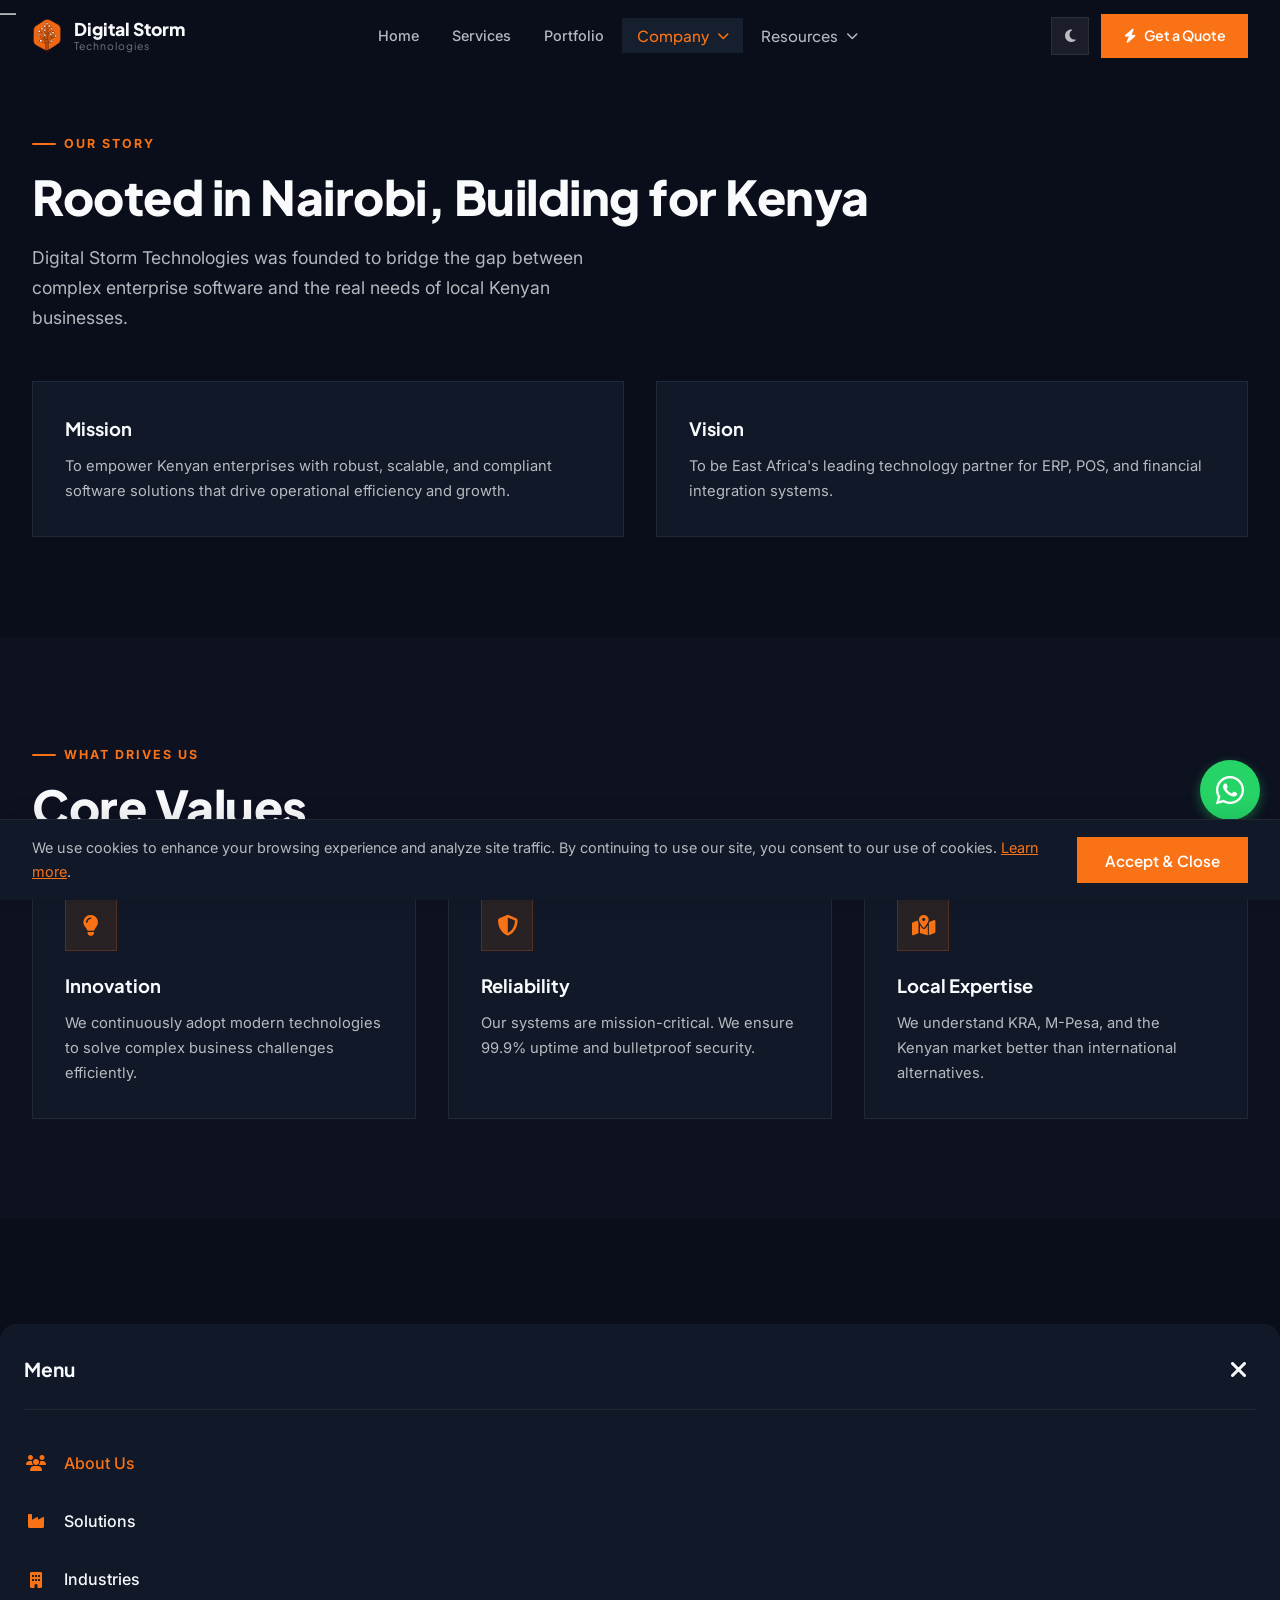
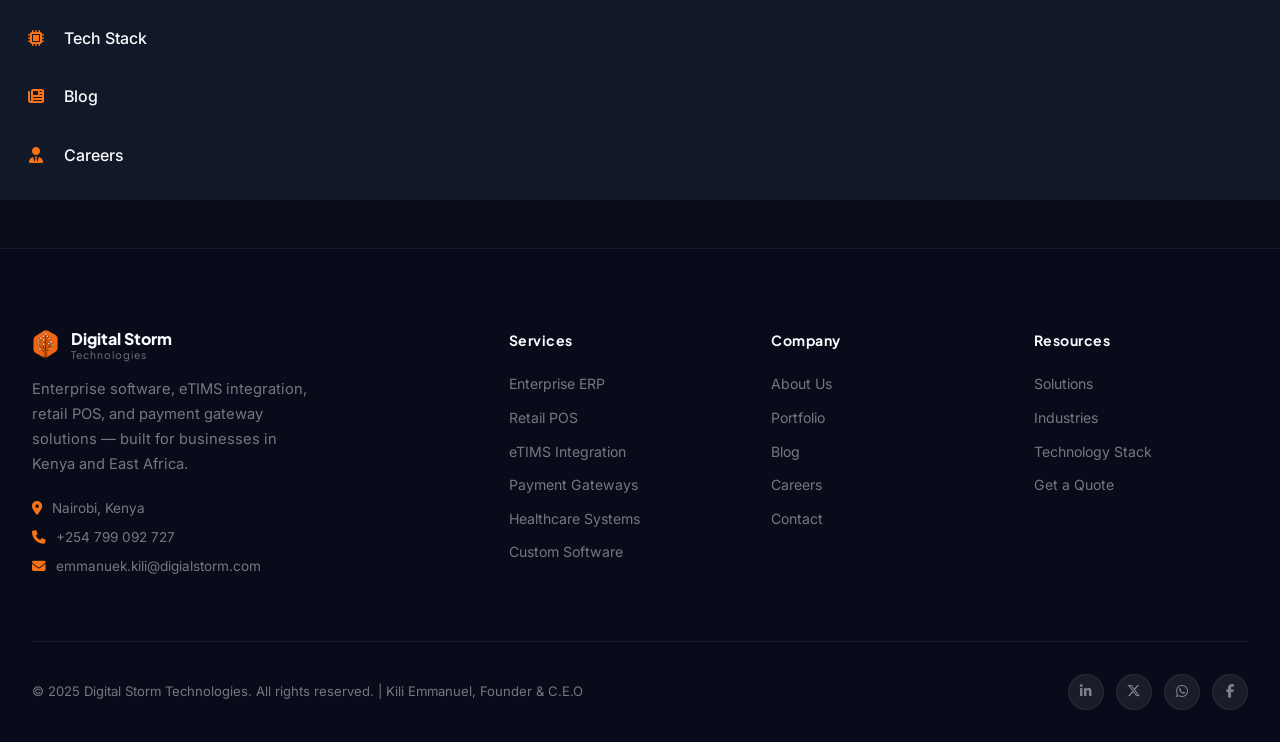
<file: privacy.html>
﻿<!DOCTYPE html>
<html lang="en" data-theme="dark">
<head>
<!-- =========================
     DIGITAL STORM TECHNOLOGIES
     SEO / SEARCH ENGINE META
     ========================= -->
<title>Privacy Policy | Digital Storm Technologies</title>
<meta name="description" content="Digital Storm Technologies is a top Kenyan software development company building modern websites, web applications, mobile apps, SaaS platforms, eTIMS ERPs, retail POS systems, and custom business software.">
<meta name="keywords" content="Software development company Kenya, web development Nairobi, mobile app developers Kenya, eTIMS integration Kenya, ERP systems Kenya, retail POS systems Nairobi, custom SaaS platforms, Daraja API integration, M-Pesa API developers, business software solutions, tech consultancy Kenya, UI/UX design Nairobi, corporate website design, e-commerce developers Kenya, cloud hosting solutions, Digital Storm Technologies, top software engineers Kenya, best IT company Nairobi">
<meta name="author" content="Digital Storm Technologies Ltd">
<meta name="robots" content="index, follow, max-image-preview:large, max-snippet:-1, max-video-preview:-1">
<meta name="googlebot" content="index, follow, max-image-preview:large, max-snippet:-1, max-video-preview:-1">
<meta name="language" content="English">
<meta name="revisit-after" content="2 days">
<meta name="rating" content="general">

<!-- Canonical URL -->
<link rel="canonical" href="https://www.digitastorm.co.ke/privacy.html">

<!-- =========================
     GOOGLE SEARCH / BRAND
     ========================= -->
<meta name="application-name" content="Digital Storm Technologies">
<meta name="apple-mobile-web-app-title" content="Digital Storm Technologies">
<meta name="theme-color" content="#f97316">

<!-- =========================
     OPEN GRAPH / FACEBOOK / WHATSAPP
     ========================= -->
<meta property="og:type" content="website">
<meta property="og:title" content="Privacy Policy | Digital Storm Technologies">
<meta property="og:description" content="Digital Storm Technologies is a top Kenyan software development company building modern websites, web applications, mobile apps, SaaS platforms, eTIMS ERPs, retail POS systems, and custom business software.">
<meta property="og:url" content="https://www.digitastorm.co.ke/privacy.html">
<meta property="og:site_name" content="Digital Storm Technologies">
<meta property="og:locale" content="en_KE">
<meta property="og:image" content="https://www.digitastorm.co.ke/images/og-image.jpg">
<meta property="og:image:width" content="1200">
<meta property="og:image:height" content="630">
<meta property="og:image:alt" content="Digital Storm Technologies - Software Development Company in Kenya">

<!-- =========================
     TWITTER / X
     ========================= -->
<meta name="twitter:card" content="summary_large_image">
<meta name="twitter:title" content="Privacy Policy | Digital Storm Technologies">
<meta name="twitter:description" content="Digital Storm Technologies is a top Kenyan software development company building modern websites, web applications, mobile apps, SaaS platforms, eTIMS ERPs, retail POS systems, and custom business software.">
<meta name="twitter:image" content="https://www.digitastorm.co.ke/images/og-image.jpg">
<meta name="twitter:site" content="@DigitalStormKE">

<!-- =========================
     GEO / LOCAL BUSINESS
     ========================= -->
<meta name="geo.region" content="KE">
<meta name="geo.country" content="Kenya">
<meta name="geo.placename" content="Nairobi, Kenya">

<!-- =========================
     GOOGLE ANALYTICS
     ========================= -->
<!-- Google tag (gtag.js) -->
<script async src="https://www.googletagmanager.com/gtag/js?id=G-1RHVH5S1PX"></script>
<script>
  window.dataLayer = window.dataLayer || [];
  function gtag(){dataLayer.push(arguments);}
  gtag('js', new Date());
  gtag('config', 'G-1RHVH5S1PX');
</script>

<script>
  window.dataLayer = window.dataLayer || [];
  function gtag(){dataLayer.push(arguments);}
  gtag('js', new Date());

  gtag('config', 'G-1RHVH5S1PX');
</script>
  <meta charset="UTF-8" />
  <meta name="viewport" content="width=device-width, initial-scale=1.0" />
  —
  <meta name="description" content="Learn about Digital Storm Technologies, founded to serve Kenyan businesses with innovative ERP, POS, and custom software solutions." />
  
  <link rel="preconnect" href="https://fonts.googleapis.com" />
  <link rel="preconnect" href="https://fonts.gstatic.com" crossorigin />
  <link href="https://fonts.googleapis.com/css2?family=Inter:wght@300;400;500;600;700;800;900&family=Plus+Jakarta+Sans:wght@400;500;600;700;800&display=swap" rel="stylesheet" />
  <link rel="stylesheet" href="https://cdnjs.cloudflare.com/ajax/libs/font-awesome/6.5.2/css/all.min.css" />
  <link rel="stylesheet" href="css/main.css" />
  <link rel="stylesheet" href="css/animations.css" />
  <link rel="stylesheet" href="css/responsive.css" />
  <!-- CRITICAL: Apply saved theme before first paint to avoid flash -->
  <script>
    (function() {
      var saved = localStorage.getItem('dst-theme');
      var preferred = window.matchMedia('(prefers-color-scheme: light)').matches ? 'light' : 'dark';
      var theme = saved || preferred;
      document.documentElement.setAttribute('data-theme', theme);
    })();
  </script>
  
</head>
<body>

<header class="navbar" id="navbar">
  <div class="nav-inner">
    <a href="index.html" class="nav-logo">
      <img src="assets/Digitalblack.png" alt="Digital Storm Technologies Logo" class="nav-logo-img" />
      <div class="nav-logo-text">Digital Storm<span>Technologies</span></div>
    </a>
        <nav class="nav-links" role="navigation" aria-label="Main Navigation">
      <a href="index.html" class="nav-link" id="nav-desk-index">Home</a>
      <a href="services.html" class="nav-link" id="nav-desk-services">Services</a>
      <a href="portfolio.html" class="nav-link" id="nav-desk-portfolio">Portfolio</a>
      
      <div class="nav-dropdown">
        <button class="nav-link active" id="nav-desk-company">Company <i class="fa-solid fa-chevron-down" style="font-size:0.75rem; margin-left:0.25rem;"></i></button>
        <div class="dropdown-menu">
          <a href="about.html" class="active" id="drop-about">About Us</a>
          <a href="careers.html" id="drop-careers">Careers</a>
          <a href="industries.html" id="drop-industries">Industries</a>
        </div>
      </div>

      <div class="nav-dropdown">
        <button class="nav-link" id="nav-desk-resources">Resources <i class="fa-solid fa-chevron-down" style="font-size:0.75rem; margin-left:0.25rem;"></i></button>
        <div class="dropdown-menu">
          <a href="solutions.html" id="drop-solutions">Solutions</a>
          <a href="technologies.html" id="drop-technologies">Tech Stack</a>
          <a href="blog.html" id="drop-blog">Blog</a>
        </div>
      </div>
    </nav>
    <div class="nav-actions">
      <button class="nav-theme-btn theme-toggle-btn"><i class="theme-icon fa-solid fa-moon"></i></button>
      <a href="contact.html" class="btn btn-primary" style="padding: 0.65rem 1.4rem; font-size: 0.88rem;"><i class="fa-solid fa-bolt"></i> Get a Quote</a>
      <button class="nav-hamburger" id="nav-hamburger"><span></span><span></span><span></span></button>
    </div>
  </div>
</header>

<nav class="nav-drawer" id="nav-drawer" aria-label="Mobile Navigation">
  <a href="index.html" class="nav-link">Home</a>
  <a href="services.html" class="nav-link">Services</a>
  <a href="solutions.html" class="nav-link">Solutions</a>
  <a href="portfolio.html" class="nav-link">Portfolio</a>
  <a href="about.html" class="nav-link">About</a>
  <a href="contact.html" class="nav-link">Contact</a>
  <a href="contact.html" class="btn btn-primary" style="margin-top:1rem; justify-content:center;"><i class="fa-solid fa-bolt"></i> Get a Quote</a>
</nav>

<section class="section reveal" id="story">
  <div class="container">
    <div class="section-label">Our Story</div>
    <h2 class="section-title">Rooted in Nairobi, Building for Kenya</h2>
    <p class="section-desc">Digital Storm Technologies was founded to bridge the gap between complex enterprise software and the real needs of local Kenyan businesses.</p>
    
    <div class="grid-2" style="margin-top: 3rem;">
        <div class="card reveal-left">
            <h3 class="card-title">Mission</h3>
            <p class="card-desc">To empower Kenyan enterprises with robust, scalable, and compliant software solutions that drive operational efficiency and growth.</p>
        </div>
        <div class="card reveal-right">
            <h3 class="card-title">Vision</h3>
            <p class="card-desc">To be East Africa's leading technology partner for ERP, POS, and financial integration systems.</p>
        </div>
    </div>
  </div>
</section>

<section class="section section-alt reveal" id="values">
  <div class="container">
    <div class="section-label">What Drives Us</div>
    <h2 class="section-title">Core Values</h2>
    <div class="grid-3" style="margin-top: 2rem;">
        <div class="card">
            <div class="card-icon"><i class="fa-solid fa-lightbulb"></i></div>
            <h3 class="card-title">Innovation</h3>
            <p class="card-desc">We continuously adopt modern technologies to solve complex business challenges efficiently.</p>
        </div>
        <div class="card">
            <div class="card-icon"><i class="fa-solid fa-shield-halved"></i></div>
            <h3 class="card-title">Reliability</h3>
            <p class="card-desc">Our systems are mission-critical. We ensure 99.9% uptime and bulletproof security.</p>
        </div>
        <div class="card">
            <div class="card-icon"><i class="fa-solid fa-map-location-dot"></i></div>
            <h3 class="card-title">Local Expertise</h3>
            <p class="card-desc">We understand KRA, M-Pesa, and the Kenyan market better than international alternatives.</p>
        </div>
    </div>
  </div>
</section>

<section class="section reveal" id="timeline">
  <div class="container">
    <div class="section-label">Our Journey</div>
    <h2 class="section-title">History</h2>
    <div style="margin-top:2rem; padding: 2rem; border-left: 2px solid var(--orange);">
        <div style="margin-bottom: 2rem; position: relative;">
            <div style="position: absolute; left: -2.7rem; top: 0; background: var(--orange); color: #fff; width: 30px; height: 30px; border-radius: 50%; display: flex; align-items: center; justify-content: center;"><i class="fa-solid fa-rocket"></i></div>
            <h3 style="color:var(--text-primary);">The Beginning</h3>
            <p style="color:var(--text-muted);">Founded in Nairobi to provide custom software solutions.</p>
        </div>
        <div style="margin-bottom: 2rem; position: relative;">
            <div style="position: absolute; left: -2.7rem; top: 0; background: var(--blue); color: #fff; width: 30px; height: 30px; border-radius: 50%; display: flex; align-items: center; justify-content: center;"><i class="fa-solid fa-shop"></i></div>
            <h3 style="color:var(--text-primary);">Retail POS Launch</h3>
            <p style="color:var(--text-muted);">Deployed our first major multi-branch retail POS system.</p>
        </div>
        <div style="position: relative;">
            <div style="position: absolute; left: -2.7rem; top: 0; background: var(--green); color: #fff; width: 30px; height: 30px; border-radius: 50%; display: flex; align-items: center; justify-content: center;"><i class="fa-solid fa-file-invoice"></i></div>
            <h3 style="color:var(--text-primary);">eTIMS & Integration Era</h3>
            <p style="color:var(--text-muted);">Became a leading partner for KRA eTIMS integration and full-scale ERP deployments.</p>
        </div>
    </div>
  </div>
</section>

<footer class="footer" id="footer">
  <div class="container">
    <div class="footer-grid">
      <div class="footer-brand">
        <a href="index.html" class="nav-logo">
          <img src="assets/Digitalblack.png" alt="Digital Storm Technologies" class="nav-logo-img" style="height:32px;" />
          <div class="nav-logo-text" style="font-size:1rem;">Digital Storm <span>Technologies</span></div>
        </a>
        <p>Enterprise software, eTIMS integration, retail POS, and payment gateway solutions — built for businesses in Kenya and East Africa.</p>
        <div style="margin-top: 1.25rem; display:flex; flex-direction:column; gap:0.4rem; font-size:0.85rem; color:var(--text-muted);">
          <span><i class="fa-solid fa-location-dot" style="color:var(--orange); margin-right:0.4rem;"></i> Nairobi, Kenya</span>
          <a href="tel:+254799092727" style="color:var(--text-muted);"><i class="fa-solid fa-phone" style="color:var(--orange); margin-right:0.4rem;"></i> +254 799 092 727</a>
          <a href="mailto:emmanuek.kili@digialstorm.com" style="color:var(--text-muted);"><i class="fa-solid fa-envelope" style="color:var(--orange); margin-right:0.4rem;"></i> emmanuek.kili@digialstorm.com</a>
        </div>
      </div>
      <div>
        <div class="footer-col-title">Services</div>
        <div class="footer-links">
          <a href="services.html#erp" class="footer-link">Enterprise ERP</a>
          <a href="services.html#pos" class="footer-link">Retail POS</a>
          <a href="services.html#etims" class="footer-link">eTIMS Integration</a>
          <a href="services.html#payments" class="footer-link">Payment Gateways</a>
          <a href="services.html#healthcare" class="footer-link">Healthcare Systems</a>
          <a href="services.html#custom" class="footer-link">Custom Software</a>
        </div>
      </div>
      <div>
        <div class="footer-col-title">Company</div>
        <div class="footer-links">
          <a href="about.html" class="footer-link">About Us</a>
          <a href="portfolio.html" class="footer-link">Portfolio</a>
          <a href="blog.html" class="footer-link">Blog</a>
          <a href="careers.html" class="footer-link">Careers</a>
          <a href="contact.html" class="footer-link">Contact</a>
        </div>
      </div>
      <div>
        <div class="footer-col-title">Resources</div>
        <div class="footer-links">
          <a href="solutions.html" class="footer-link">Solutions</a>
          <a href="industries.html" class="footer-link">Industries</a>
          <a href="technologies.html" class="footer-link">Technology Stack</a>
          <a href="contact.html" class="footer-link">Get a Quote</a>
        </div>
      </div>
    </div>
    <div class="footer-bottom">
      <p class="footer-copy">© 2025 Digital Storm Technologies. All rights reserved. | Kili Emmanuel, Founder & C.E.O</p>
      <div class="footer-socials">
        <a href="#" class="footer-social-btn"><i class="fa-brands fa-linkedin-in"></i></a>
        <a href="#" class="footer-social-btn"><i class="fa-brands fa-x-twitter"></i></a>
        <a href="#" class="footer-social-btn"><i class="fa-brands fa-whatsapp"></i></a>
        <a href="#" class="footer-social-btn"><i class="fa-brands fa-facebook-f"></i></a>
      </div>
    </div>
  </div>
</footer>

<button id="back-to-top" aria-label="Back to top"><i class="fa-solid fa-arrow-up"></i></button>

<script src="js/app.js" defer></script>
<script>
  document.addEventListener('DOMContentLoaded', () => {
    const hamburger = document.getElementById('nav-hamburger');
    const drawer = document.getElementById('nav-drawer');
    if (hamburger && drawer) {
      hamburger.addEventListener('click', () => {
        const open = hamburger.classList.toggle('open');
        drawer.classList.toggle('open', open);
        document.body.style.overflow = open ? 'hidden' : '';
      });
    }
  });
</script>



<!-- Mobile App Bottom Navigation -->
<nav class="mobile-bottom-nav">
  <a href="index.html" class="mobile-nav-item" id="nav-index"><i class="fa-solid fa-house"></i><span>Home</span></a>
  <a href="services.html" class="mobile-nav-item" id="nav-services"><i class="fa-solid fa-layer-group"></i><span>Services</span></a>
  <a href="portfolio.html" class="mobile-nav-item" id="nav-portfolio"><i class="fa-solid fa-briefcase"></i><span>Portfolio</span></a>
  <a href="contact.html" class="mobile-nav-item" id="nav-contact"><i class="fa-solid fa-envelope"></i><span>Contact</span></a>
  <button class="mobile-nav-item active" id="mobile-more-btn" style="background:none;border:none;cursor:pointer;"><i class="fa-solid fa-bars"></i><span>More</span></button>
</nav>

<!-- Mobile App "More" Menu Modal -->
<div class="mobile-more-overlay" id="mobile-more-overlay"></div>
<div class="mobile-more-menu" id="mobile-more-menu">
  <div class="mobile-more-menu-header">
    <div class="mobile-more-menu-title">Menu</div>
    <button class="mobile-more-close" id="mobile-more-close" aria-label="Close menu" style="cursor:pointer;"><i class="fa-solid fa-xmark"></i></button>
  </div>
  <a href="about.html" class="mobile-more-link active" id="more-about"><i class="fa-solid fa-users"></i> About Us</a>
  <a href="solutions.html" class="mobile-more-link" id="more-solutions"><i class="fa-solid fa-industry"></i> Solutions</a>
  <a href="industries.html" class="mobile-more-link" id="more-industries"><i class="fa-solid fa-building"></i> Industries</a>
  <a href="technologies.html" class="mobile-more-link" id="more-technologies"><i class="fa-solid fa-microchip"></i> Tech Stack</a>
  <a href="blog.html" class="mobile-more-link" id="more-blog"><i class="fa-solid fa-newspaper"></i> Blog</a>
  <a href="careers.html" class="mobile-more-link" id="more-careers"><i class="fa-solid fa-user-tie"></i> Careers</a>
</div>


<a href="https://wa.me/254799092727" class="whatsapp-widget" target="_blank" aria-label="Chat on WhatsApp"><i class="fa-brands fa-whatsapp"></i></a>
<!-- Cookie Banner -->
<div class="cookie-banner" id="cookie-banner">
  <div class="cookie-text">
    We use cookies to enhance your browsing experience and analyze site traffic. By continuing to use our site, you consent to our use of cookies. 
    <a href="privacy.html">Learn more</a>.
  </div>
  <button class="btn btn-primary" id="cookie-accept">Accept & Close</button>
</div>
</body>
</html>
</file>
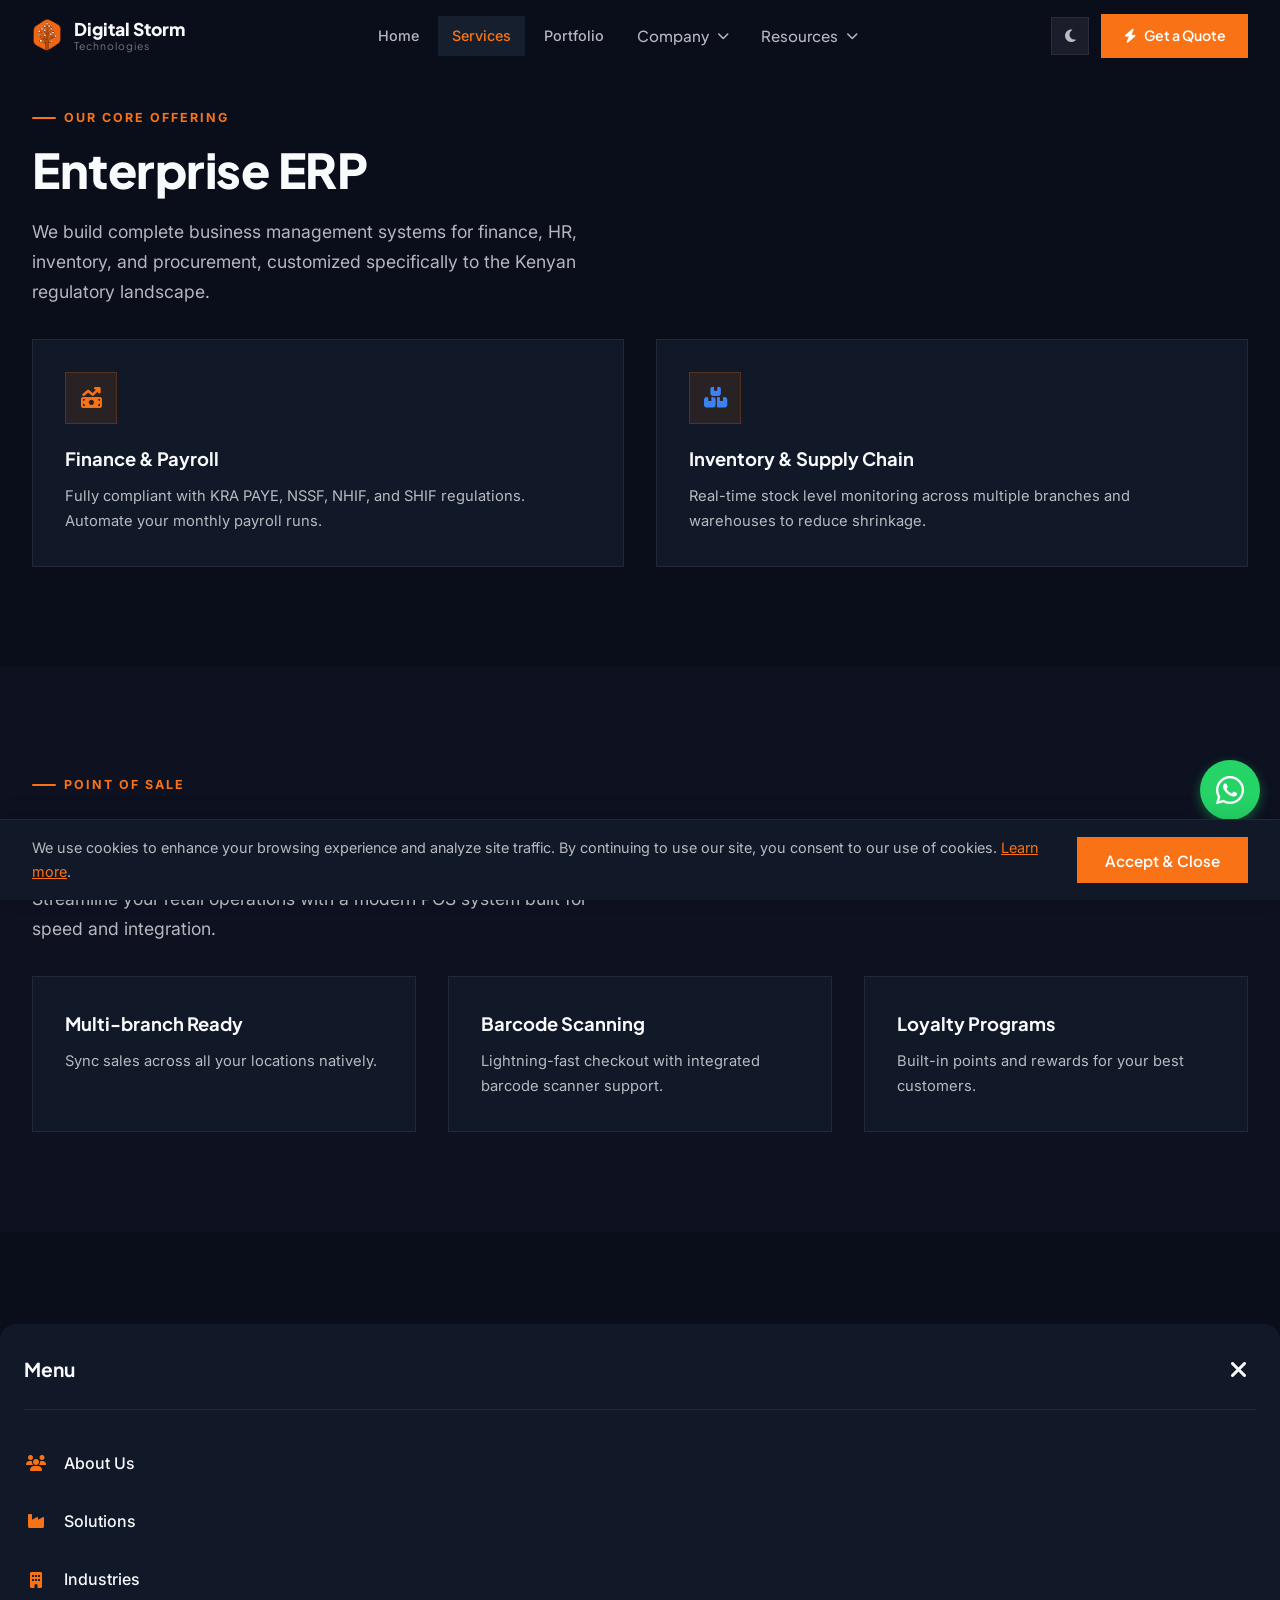
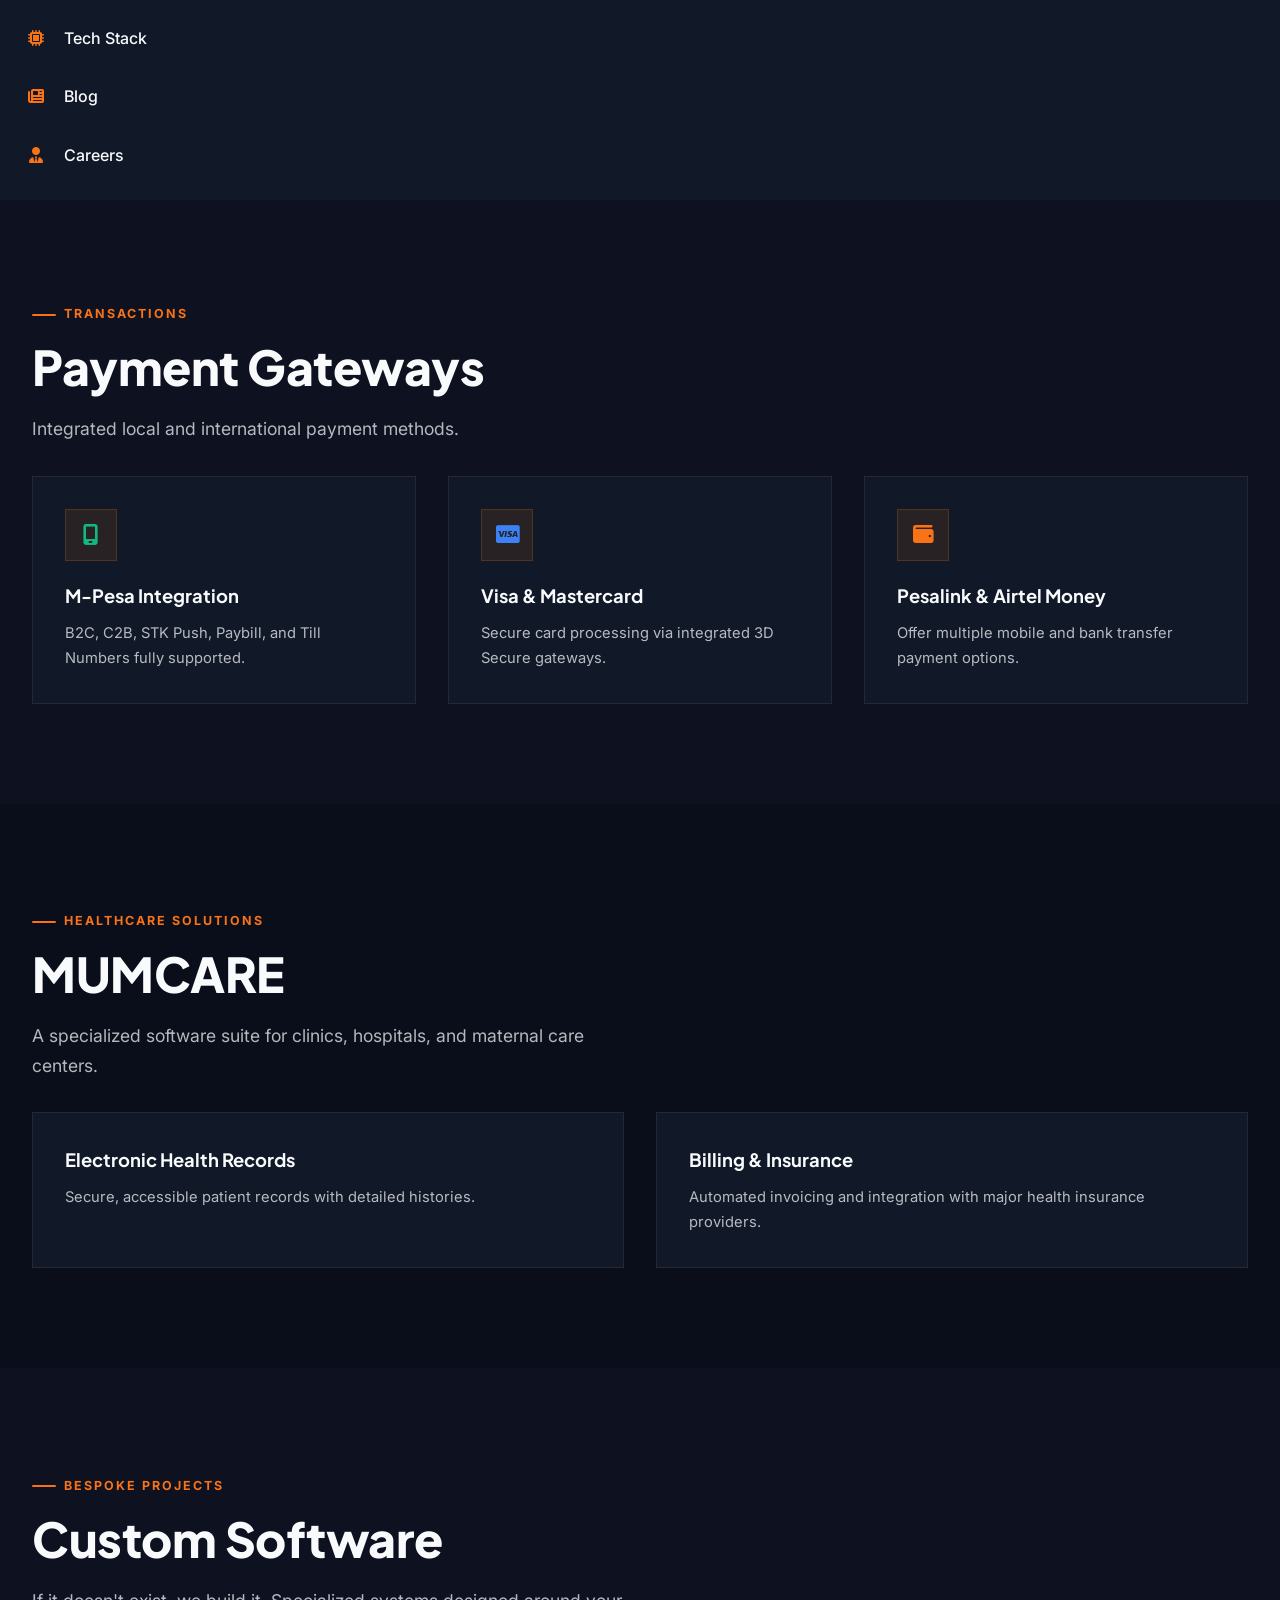
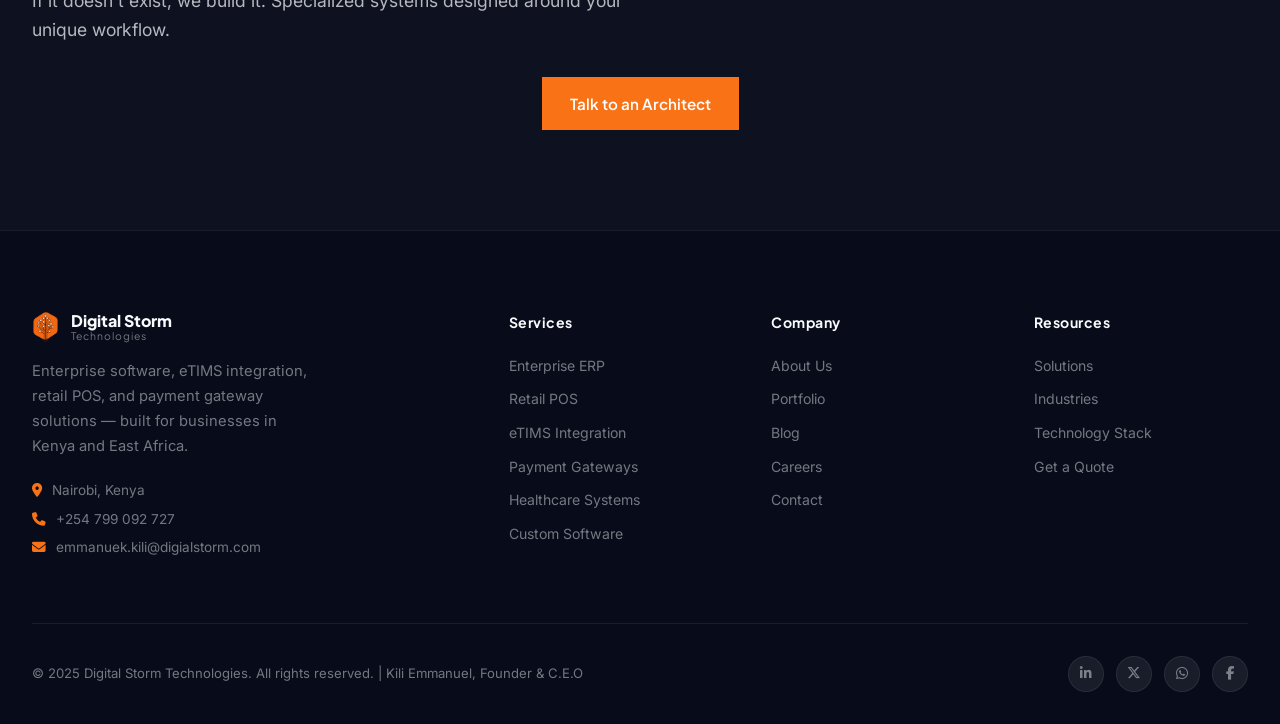
<file: services.html>
﻿<!DOCTYPE html>
<html lang="en" data-theme="dark">
<head>
<!-- =========================
     DIGITAL STORM TECHNOLOGIES
     SEO / SEARCH ENGINE META
     ========================= -->
<title>Services — Digital Storm Technologies | Enterprise Software, eTIMS & Payment Integration</title>
<meta name="description" content="Digital Storm Technologies is a top Kenyan software development company building modern websites, web applications, mobile apps, SaaS platforms, eTIMS ERPs, retail POS systems, and custom business software.">
<meta name="keywords" content="Software development company Kenya, web development Nairobi, mobile app developers Kenya, eTIMS integration Kenya, ERP systems Kenya, retail POS systems Nairobi, custom SaaS platforms, Daraja API integration, M-Pesa API developers, business software solutions, tech consultancy Kenya, UI/UX design Nairobi, corporate website design, e-commerce developers Kenya, cloud hosting solutions, Digital Storm Technologies, top software engineers Kenya, best IT company Nairobi">
<meta name="author" content="Digital Storm Technologies Ltd">
<meta name="robots" content="index, follow, max-image-preview:large, max-snippet:-1, max-video-preview:-1">
<meta name="googlebot" content="index, follow, max-image-preview:large, max-snippet:-1, max-video-preview:-1">
<meta name="language" content="English">
<meta name="revisit-after" content="2 days">
<meta name="rating" content="general">

<!-- Canonical URL -->
<link rel="canonical" href="https://www.digitastorm.co.ke/services.html">

<!-- =========================
     GOOGLE SEARCH / BRAND
     ========================= -->
<meta name="application-name" content="Digital Storm Technologies">
<meta name="apple-mobile-web-app-title" content="Digital Storm Technologies">
<meta name="theme-color" content="#f97316">

<!-- =========================
     OPEN GRAPH / FACEBOOK / WHATSAPP
     ========================= -->
<meta property="og:type" content="website">
<meta property="og:title" content="Services — Digital Storm Technologies | Enterprise Software, eTIMS & Payment Integration">
<meta property="og:description" content="Digital Storm Technologies is a top Kenyan software development company building modern websites, web applications, mobile apps, SaaS platforms, eTIMS ERPs, retail POS systems, and custom business software.">
<meta property="og:url" content="https://www.digitastorm.co.ke/services.html">
<meta property="og:site_name" content="Digital Storm Technologies">
<meta property="og:locale" content="en_KE">
<meta property="og:image" content="https://www.digitastorm.co.ke/images/og-image.jpg">
<meta property="og:image:width" content="1200">
<meta property="og:image:height" content="630">
<meta property="og:image:alt" content="Digital Storm Technologies - Software Development Company in Kenya">

<!-- =========================
     TWITTER / X
     ========================= -->
<meta name="twitter:card" content="summary_large_image">
<meta name="twitter:title" content="Services — Digital Storm Technologies | Enterprise Software, eTIMS & Payment Integration">
<meta name="twitter:description" content="Digital Storm Technologies is a top Kenyan software development company building modern websites, web applications, mobile apps, SaaS platforms, eTIMS ERPs, retail POS systems, and custom business software.">
<meta name="twitter:image" content="https://www.digitastorm.co.ke/images/og-image.jpg">
<meta name="twitter:site" content="@DigitalStormKE">

<!-- =========================
     GEO / LOCAL BUSINESS
     ========================= -->
<meta name="geo.region" content="KE">
<meta name="geo.country" content="Kenya">
<meta name="geo.placename" content="Nairobi, Kenya">

<!-- =========================
     GOOGLE ANALYTICS
     ========================= -->
<!-- Google tag (gtag.js) -->
<script async src="https://www.googletagmanager.com/gtag/js?id=G-1RHVH5S1PX"></script>
<script>
  window.dataLayer = window.dataLayer || [];
  function gtag(){dataLayer.push(arguments);}
  gtag('js', new Date());
  gtag('config', 'G-1RHVH5S1PX');
</script>

<script>
  window.dataLayer = window.dataLayer || [];
  function gtag(){dataLayer.push(arguments);}
  gtag('js', new Date());

  gtag('config', 'G-1RHVH5S1PX');
</script>
  <meta charset="UTF-8" />
  <meta name="viewport" content="width=device-width, initial-scale=1.0" />
  
  <meta name="description" content="Explore our enterprise software services including ERP, Retail POS, eTIMS KRA integration, and custom payment gateway solutions in Kenya." />
  <meta name="keywords" content="eTIMS integration Kenya, ERP software Nairobi, Retail POS Kenya, payment gateway M-Pesa, enterprise software Kenya, Digital Storm Technologies" />

  <!-- Fonts -->
  <link rel="preconnect" href="https://fonts.googleapis.com" />
  <link rel="preconnect" href="https://fonts.gstatic.com" crossorigin />
  <link href="https://fonts.googleapis.com/css2?family=Inter:wght@300;400;500;600;700;800;900&family=Plus+Jakarta+Sans:wght@400;500;600;700;800&display=swap" rel="stylesheet" />

  <!-- Icons -->
  <link rel="stylesheet" href="https://cdnjs.cloudflare.com/ajax/libs/font-awesome/6.5.2/css/all.min.css" />

  <!-- Styles -->
  <link rel="stylesheet" href="css/main.css" />
  <link rel="stylesheet" href="css/animations.css" />
  <link rel="stylesheet" href="css/responsive.css" />
  <!-- CRITICAL: Apply saved theme before first paint to avoid flash -->
  <script>
    (function() {
      var saved = localStorage.getItem('dst-theme');
      var preferred = window.matchMedia('(prefers-color-scheme: light)').matches ? 'light' : 'dark';
      var theme = saved || preferred;
      document.documentElement.setAttribute('data-theme', theme);
    })();
  </script>
  
</head>
<body>

<header class="navbar" id="navbar">
  <div class="nav-inner">
    <a href="index.html" class="nav-logo">
      <img src="assets/Digitalblack.png" alt="Digital Storm Technologies Logo" class="nav-logo-img" />
      <div class="nav-logo-text">
        Digital Storm
        <span>Technologies</span>
      </div>
    </a>

        <nav class="nav-links" role="navigation" aria-label="Main Navigation">
      <a href="index.html" class="nav-link" id="nav-desk-index">Home</a>
      <a href="services.html" class="nav-link active" id="nav-desk-services">Services</a>
      <a href="portfolio.html" class="nav-link" id="nav-desk-portfolio">Portfolio</a>
      
      <div class="nav-dropdown">
        <button class="nav-link" id="nav-desk-company">Company <i class="fa-solid fa-chevron-down" style="font-size:0.75rem; margin-left:0.25rem;"></i></button>
        <div class="dropdown-menu">
          <a href="about.html" id="drop-about">About Us</a>
          <a href="careers.html" id="drop-careers">Careers</a>
          <a href="industries.html" id="drop-industries">Industries</a>
        </div>
      </div>

      <div class="nav-dropdown">
        <button class="nav-link" id="nav-desk-resources">Resources <i class="fa-solid fa-chevron-down" style="font-size:0.75rem; margin-left:0.25rem;"></i></button>
        <div class="dropdown-menu">
          <a href="solutions.html" id="drop-solutions">Solutions</a>
          <a href="technologies.html" id="drop-technologies">Tech Stack</a>
          <a href="blog.html" id="drop-blog">Blog</a>
        </div>
      </div>
    </nav>

    <div class="nav-actions">
      <button class="nav-theme-btn theme-toggle-btn" aria-label="Toggle theme" title="Toggle dark/light mode">
        <i class="theme-icon fa-solid fa-moon"></i>
      </button>
      <a href="contact.html" class="btn btn-primary" style="padding: 0.65rem 1.4rem; font-size: 0.88rem;">
        <i class="fa-solid fa-bolt"></i> Get a Quote
      </a>
      <button class="nav-hamburger" id="nav-hamburger" aria-label="Toggle menu">
        <span></span><span></span><span></span>
      </button>
    </div>
  </div>
</header>

<!-- Mobile drawer -->
<nav class="nav-drawer" id="nav-drawer" aria-label="Mobile Navigation">
  <a href="index.html"     class="nav-link">Home</a>
  <a href="services.html"  class="nav-link">Services</a>
  <a href="solutions.html" class="nav-link">Solutions</a>
  <a href="portfolio.html" class="nav-link">Portfolio</a>
  <a href="about.html"     class="nav-link">About</a>
  <a href="contact.html"   class="nav-link">Contact</a>
  <a href="contact.html"   class="btn btn-primary" style="margin-top:1rem; justify-content:center;">
    <i class="fa-solid fa-bolt"></i> Get a Quote
  </a>
</nav>

<section class="section" id="erp">
  <div class="container reveal">
    <div class="section-label">Our Core Offering</div>
    <h2 class="section-title">Enterprise ERP</h2>
    <p class="section-desc">We build complete business management systems for finance, HR, inventory, and procurement, customized specifically to the Kenyan regulatory landscape.</p>
    <div class="grid-2" style="margin-top: 2rem;">
        <div class="card">
            <div class="card-icon" style="color:var(--orange);"><i class="fa-solid fa-money-bill-trend-up"></i></div>
            <div class="card-title">Finance & Payroll</div>
            <p class="card-desc">Fully compliant with KRA PAYE, NSSF, NHIF, and SHIF regulations. Automate your monthly payroll runs.</p>
        </div>
        <div class="card">
            <div class="card-icon" style="color:var(--blue);"><i class="fa-solid fa-boxes-stacked"></i></div>
            <div class="card-title">Inventory & Supply Chain</div>
            <p class="card-desc">Real-time stock level monitoring across multiple branches and warehouses to reduce shrinkage.</p>
        </div>
    </div>
  </div>
</section>

<section class="section section-alt reveal" id="pos">
  <div class="container">
    <div class="section-label">Point of Sale</div>
    <h2 class="section-title">Retail POS</h2>
    <p class="section-desc">Streamline your retail operations with a modern POS system built for speed and integration.</p>
    <div class="grid-3" style="margin-top: 2rem;">
        <div class="card reveal-left">
            <div class="card-title">Multi-branch Ready</div>
            <p class="card-desc">Sync sales across all your locations natively.</p>
        </div>
        <div class="card reveal">
            <div class="card-title">Barcode Scanning</div>
            <p class="card-desc">Lightning-fast checkout with integrated barcode scanner support.</p>
        </div>
        <div class="card reveal-right">
            <div class="card-title">Loyalty Programs</div>
            <p class="card-desc">Built-in points and rewards for your best customers.</p>
        </div>
    </div>
  </div>
</section>

<section class="section reveal" id="etims">
  <div class="container">
    <div class="section-label">Tax Compliance</div>
    <h2 class="section-title">eTIMS KRA Integration</h2>
    <p class="section-desc">Complete eTIMS integration to ensure you remain fully compliant with the latest KRA regulations.</p>
    <div class="grid-4" style="margin-top: 2rem;">
        <div class="card">
            <div class="card-title">1. Registration</div>
            <p class="card-desc">We handle the KRA registration process for you.</p>
        </div>
        <div class="card">
            <div class="card-title">2. API Setup</div>
            <p class="card-desc">Connect your current system to the eTIMS API.</p>
        </div>
        <div class="card">
            <div class="card-title">3. Testing</div>
            <p class="card-desc">Thorough testing with KRA sandboxes.</p>
        </div>
        <div class="card">
            <div class="card-title">4. Go Live</div>
            <p class="card-desc">Real-time tax invoice generation and signing.</p>
        </div>
    </div>
  </div>
</section>

<section class="section section-alt reveal" id="payments">
  <div class="container">
    <div class="section-label">Transactions</div>
    <h2 class="section-title">Payment Gateways</h2>
    <p class="section-desc">Integrated local and international payment methods.</p>
    <div class="grid-3" style="margin-top: 2rem;">
        <div class="card">
            <div class="card-icon" style="color:var(--green);"><i class="fa-solid fa-mobile-screen"></i></div>
            <div class="card-title">M-Pesa Integration</div>
            <p class="card-desc">B2C, C2B, STK Push, Paybill, and Till Numbers fully supported.</p>
        </div>
        <div class="card">
            <div class="card-icon" style="color:var(--blue);"><i class="fa-brands fa-cc-visa"></i></div>
            <div class="card-title">Visa & Mastercard</div>
            <p class="card-desc">Secure card processing via integrated 3D Secure gateways.</p>
        </div>
        <div class="card">
            <div class="card-icon" style="color:var(--orange);"><i class="fa-solid fa-wallet"></i></div>
            <div class="card-title">Pesalink & Airtel Money</div>
            <p class="card-desc">Offer multiple mobile and bank transfer payment options.</p>
        </div>
    </div>
  </div>
</section>

<section class="section reveal" id="healthcare">
  <div class="container">
    <div class="section-label">Healthcare Solutions</div>
    <h2 class="section-title">MUMCARE</h2>
    <p class="section-desc">A specialized software suite for clinics, hospitals, and maternal care centers.</p>
    <div class="grid-2" style="margin-top: 2rem;">
        <div class="card">
            <div class="card-title">Electronic Health Records</div>
            <p class="card-desc">Secure, accessible patient records with detailed histories.</p>
        </div>
        <div class="card">
            <div class="card-title">Billing & Insurance</div>
            <p class="card-desc">Automated invoicing and integration with major health insurance providers.</p>
        </div>
    </div>
  </div>
</section>

<section class="section section-alt reveal" id="custom">
  <div class="container">
    <div class="section-label">Bespoke Projects</div>
    <h2 class="section-title">Custom Software</h2>
    <p class="section-desc">If it doesn't exist, we build it. Specialized systems designed around your unique workflow.</p>
    <div class="text-center" style="margin-top: 2rem;">
        <a href="contact.html" class="btn btn-primary">Talk to an Architect</a>
    </div>
  </div>
</section>

<footer class="footer" id="footer">
  <div class="container">
    <div class="footer-grid">

      <div class="footer-brand">
        <a href="index.html" class="nav-logo">
          <img src="assets/Digitalblack.png" alt="Digital Storm Technologies" class="nav-logo-img" style="height:32px;" />
          <div class="nav-logo-text" style="font-size:1rem;">
            Digital Storm <span>Technologies</span>
          </div>
        </a>
        <p>
          Enterprise software, eTIMS integration, retail POS, and payment gateway solutions — built for businesses in Kenya and East Africa.
        </p>
        <div style="margin-top: 1.25rem; display:flex; flex-direction:column; gap:0.4rem; font-size:0.85rem; color:var(--text-muted);">
          <span><i class="fa-solid fa-location-dot" style="color:var(--orange); margin-right:0.4rem;"></i> Nairobi, Kenya</span>
          <a href="tel:+254799092727" style="color:var(--text-muted);"><i class="fa-solid fa-phone" style="color:var(--orange); margin-right:0.4rem;"></i> +254 799 092 727</a>
          <a href="mailto:emmanuek.kili@digialstorm.com" style="color:var(--text-muted);"><i class="fa-solid fa-envelope" style="color:var(--orange); margin-right:0.4rem;"></i> emmanuek.kili@digialstorm.com</a>
        </div>
      </div>

      <div>
        <div class="footer-col-title">Services</div>
        <div class="footer-links">
          <a href="services.html#erp"       class="footer-link">Enterprise ERP</a>
          <a href="services.html#pos"       class="footer-link">Retail POS</a>
          <a href="services.html#etims"     class="footer-link">eTIMS Integration</a>
          <a href="services.html#payments"  class="footer-link">Payment Gateways</a>
          <a href="services.html#healthcare"class="footer-link">Healthcare Systems</a>
          <a href="services.html#custom"    class="footer-link">Custom Software</a>
        </div>
      </div>

      <div>
        <div class="footer-col-title">Company</div>
        <div class="footer-links">
          <a href="about.html"    class="footer-link">About Us</a>
          <a href="portfolio.html"class="footer-link">Portfolio</a>
          <a href="blog.html"     class="footer-link">Blog</a>
          <a href="careers.html"  class="footer-link">Careers</a>
          <a href="contact.html"  class="footer-link">Contact</a>
        </div>
      </div>

      <div>
        <div class="footer-col-title">Resources</div>
        <div class="footer-links">
          <a href="solutions.html"     class="footer-link">Solutions</a>
          <a href="industries.html"    class="footer-link">Industries</a>
          <a href="technologies.html"  class="footer-link">Technology Stack</a>
          <a href="contact.html"       class="footer-link">Get a Quote</a>
        </div>
      </div>

    </div>

    <div class="footer-bottom">
      <p class="footer-copy">© 2025 Digital Storm Technologies. All rights reserved. | Kili Emmanuel, Founder & C.E.O</p>
      <div class="footer-socials">
        <a href="#" class="footer-social-btn" aria-label="LinkedIn"><i class="fa-brands fa-linkedin-in"></i></a>
        <a href="#" class="footer-social-btn" aria-label="Twitter/X"><i class="fa-brands fa-x-twitter"></i></a>
        <a href="#" class="footer-social-btn" aria-label="WhatsApp"><i class="fa-brands fa-whatsapp"></i></a>
        <a href="#" class="footer-social-btn" aria-label="Facebook"><i class="fa-brands fa-facebook-f"></i></a>
      </div>
    </div>
  </div>
</footer>

<button id="back-to-top" aria-label="Back to top">
  <i class="fa-solid fa-arrow-up"></i>
</button>

<script src="js/app.js" defer></script>
<script>
  document.addEventListener('DOMContentLoaded', () => {
    const hamburger = document.getElementById('nav-hamburger');
    const drawer    = document.getElementById('nav-drawer');
    if (hamburger && drawer) {
      hamburger.addEventListener('click', () => {
        const open = hamburger.classList.toggle('open');
        drawer.classList.toggle('open', open);
        document.body.style.overflow = open ? 'hidden' : '';
      });
    }
  });
</script>



<!-- Mobile App Bottom Navigation -->
<nav class="mobile-bottom-nav">
  <a href="index.html" class="mobile-nav-item" id="nav-index"><i class="fa-solid fa-house"></i><span>Home</span></a>
  <a href="services.html" class="mobile-nav-item active" id="nav-services"><i class="fa-solid fa-layer-group"></i><span>Services</span></a>
  <a href="portfolio.html" class="mobile-nav-item" id="nav-portfolio"><i class="fa-solid fa-briefcase"></i><span>Portfolio</span></a>
  <a href="contact.html" class="mobile-nav-item" id="nav-contact"><i class="fa-solid fa-envelope"></i><span>Contact</span></a>
  <button class="mobile-nav-item" id="mobile-more-btn" style="background:none;border:none;cursor:pointer;"><i class="fa-solid fa-bars"></i><span>More</span></button>
</nav>

<!-- Mobile App "More" Menu Modal -->
<div class="mobile-more-overlay" id="mobile-more-overlay"></div>
<div class="mobile-more-menu" id="mobile-more-menu">
  <div class="mobile-more-menu-header">
    <div class="mobile-more-menu-title">Menu</div>
    <button class="mobile-more-close" id="mobile-more-close" aria-label="Close menu" style="cursor:pointer;"><i class="fa-solid fa-xmark"></i></button>
  </div>
  <a href="about.html" class="mobile-more-link" id="more-about"><i class="fa-solid fa-users"></i> About Us</a>
  <a href="solutions.html" class="mobile-more-link" id="more-solutions"><i class="fa-solid fa-industry"></i> Solutions</a>
  <a href="industries.html" class="mobile-more-link" id="more-industries"><i class="fa-solid fa-building"></i> Industries</a>
  <a href="technologies.html" class="mobile-more-link" id="more-technologies"><i class="fa-solid fa-microchip"></i> Tech Stack</a>
  <a href="blog.html" class="mobile-more-link" id="more-blog"><i class="fa-solid fa-newspaper"></i> Blog</a>
  <a href="careers.html" class="mobile-more-link" id="more-careers"><i class="fa-solid fa-user-tie"></i> Careers</a>
</div>


<a href="https://wa.me/254799092727" class="whatsapp-widget" target="_blank" aria-label="Chat on WhatsApp"><i class="fa-brands fa-whatsapp"></i></a>
<!-- Cookie Banner -->
<div class="cookie-banner" id="cookie-banner">
  <div class="cookie-text">
    We use cookies to enhance your browsing experience and analyze site traffic. By continuing to use our site, you consent to our use of cookies. 
    <a href="privacy.html">Learn more</a>.
  </div>
  <button class="btn btn-primary" id="cookie-accept">Accept & Close</button>
</div>
</body>
</html>
</file>
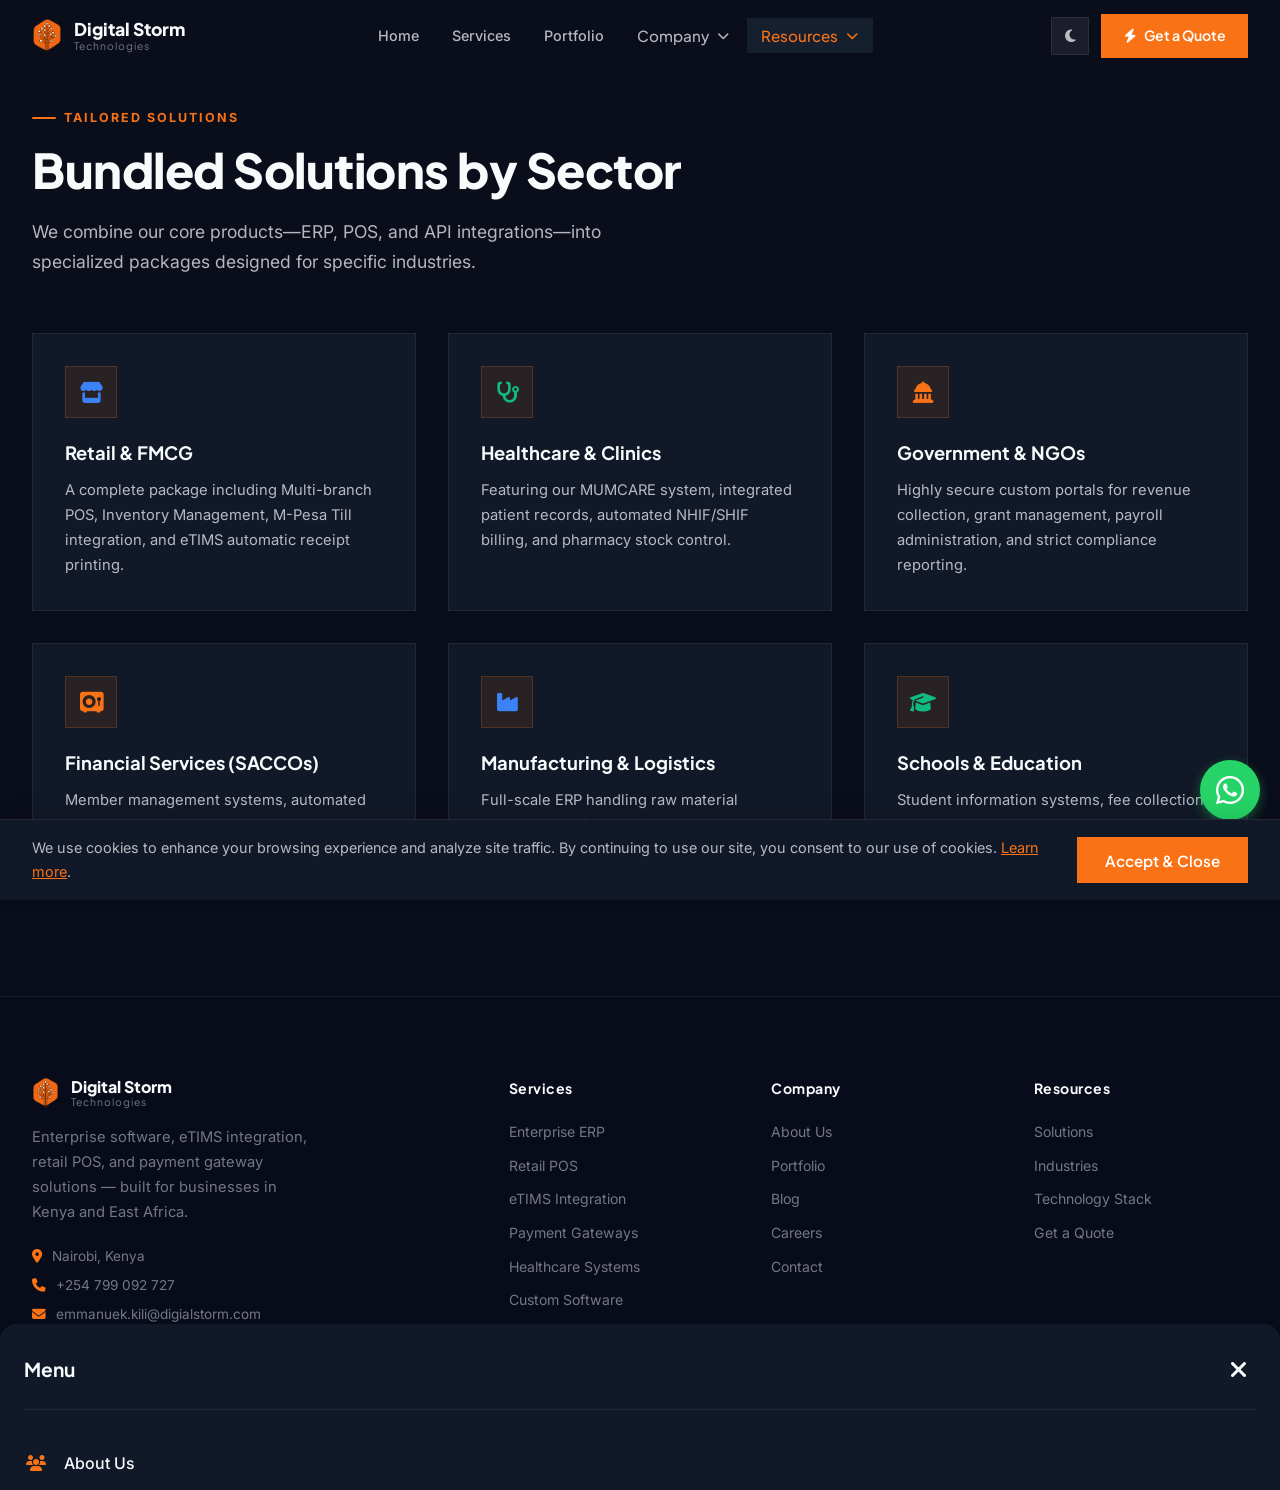
<file: solutions.html>
﻿<!DOCTYPE html>
<html lang="en" data-theme="dark">
<head>
<!-- =========================
     DIGITAL STORM TECHNOLOGIES
     SEO / SEARCH ENGINE META
     ========================= -->
<title>Solutions by Industry — Digital Storm Technologies</title>
<meta name="description" content="Digital Storm Technologies is a top Kenyan software development company building modern websites, web applications, mobile apps, SaaS platforms, eTIMS ERPs, retail POS systems, and custom business software.">
<meta name="keywords" content="Software development company Kenya, web development Nairobi, mobile app developers Kenya, eTIMS integration Kenya, ERP systems Kenya, retail POS systems Nairobi, custom SaaS platforms, Daraja API integration, M-Pesa API developers, business software solutions, tech consultancy Kenya, UI/UX design Nairobi, corporate website design, e-commerce developers Kenya, cloud hosting solutions, Digital Storm Technologies, top software engineers Kenya, best IT company Nairobi">
<meta name="author" content="Digital Storm Technologies Ltd">
<meta name="robots" content="index, follow, max-image-preview:large, max-snippet:-1, max-video-preview:-1">
<meta name="googlebot" content="index, follow, max-image-preview:large, max-snippet:-1, max-video-preview:-1">
<meta name="language" content="English">
<meta name="revisit-after" content="2 days">
<meta name="rating" content="general">

<!-- Canonical URL -->
<link rel="canonical" href="https://www.digitastorm.co.ke/solutions.html">

<!-- =========================
     GOOGLE SEARCH / BRAND
     ========================= -->
<meta name="application-name" content="Digital Storm Technologies">
<meta name="apple-mobile-web-app-title" content="Digital Storm Technologies">
<meta name="theme-color" content="#f97316">

<!-- =========================
     OPEN GRAPH / FACEBOOK / WHATSAPP
     ========================= -->
<meta property="og:type" content="website">
<meta property="og:title" content="Solutions by Industry — Digital Storm Technologies">
<meta property="og:description" content="Digital Storm Technologies is a top Kenyan software development company building modern websites, web applications, mobile apps, SaaS platforms, eTIMS ERPs, retail POS systems, and custom business software.">
<meta property="og:url" content="https://www.digitastorm.co.ke/solutions.html">
<meta property="og:site_name" content="Digital Storm Technologies">
<meta property="og:locale" content="en_KE">
<meta property="og:image" content="https://www.digitastorm.co.ke/images/og-image.jpg">
<meta property="og:image:width" content="1200">
<meta property="og:image:height" content="630">
<meta property="og:image:alt" content="Digital Storm Technologies - Software Development Company in Kenya">

<!-- =========================
     TWITTER / X
     ========================= -->
<meta name="twitter:card" content="summary_large_image">
<meta name="twitter:title" content="Solutions by Industry — Digital Storm Technologies">
<meta name="twitter:description" content="Digital Storm Technologies is a top Kenyan software development company building modern websites, web applications, mobile apps, SaaS platforms, eTIMS ERPs, retail POS systems, and custom business software.">
<meta name="twitter:image" content="https://www.digitastorm.co.ke/images/og-image.jpg">
<meta name="twitter:site" content="@DigitalStormKE">

<!-- =========================
     GEO / LOCAL BUSINESS
     ========================= -->
<meta name="geo.region" content="KE">
<meta name="geo.country" content="Kenya">
<meta name="geo.placename" content="Nairobi, Kenya">

<!-- =========================
     GOOGLE ANALYTICS
     ========================= -->
<!-- Google tag (gtag.js) -->
<script async src="https://www.googletagmanager.com/gtag/js?id=G-1RHVH5S1PX"></script>
<script>
  window.dataLayer = window.dataLayer || [];
  function gtag(){dataLayer.push(arguments);}
  gtag('js', new Date());
  gtag('config', 'G-1RHVH5S1PX');
</script>

<script>
  window.dataLayer = window.dataLayer || [];
  function gtag(){dataLayer.push(arguments);}
  gtag('js', new Date());

  gtag('config', 'G-1RHVH5S1PX');
</script>
  <meta charset="UTF-8" />
  <meta name="viewport" content="width=device-width, initial-scale=1.0" />
  
  <meta name="description" content="Discover how our ERP, POS, and integration solutions are tailored for retail, healthcare, finance, and other industries." />
  
  <link rel="preconnect" href="https://fonts.googleapis.com" />
  <link rel="preconnect" href="https://fonts.gstatic.com" crossorigin />
  <link href="https://fonts.googleapis.com/css2?family=Inter:wght@300;400;500;600;700;800;900&family=Plus+Jakarta+Sans:wght@400;500;600;700;800&display=swap" rel="stylesheet" />
  <link rel="stylesheet" href="https://cdnjs.cloudflare.com/ajax/libs/font-awesome/6.5.2/css/all.min.css" />
  <link rel="stylesheet" href="css/main.css" />
  <link rel="stylesheet" href="css/animations.css" />
  <link rel="stylesheet" href="css/responsive.css" />
  <!-- CRITICAL: Apply saved theme before first paint to avoid flash -->
  <script>
    (function() {
      var saved = localStorage.getItem('dst-theme');
      var preferred = window.matchMedia('(prefers-color-scheme: light)').matches ? 'light' : 'dark';
      var theme = saved || preferred;
      document.documentElement.setAttribute('data-theme', theme);
    })();
  </script>
  
</head>
<body>

<header class="navbar" id="navbar">
  <div class="nav-inner">
    <a href="index.html" class="nav-logo">
      <img src="assets/Digitalblack.png" alt="Digital Storm Technologies Logo" class="nav-logo-img" />
      <div class="nav-logo-text">Digital Storm<span>Technologies</span></div>
    </a>
        <nav class="nav-links" role="navigation" aria-label="Main Navigation">
      <a href="index.html" class="nav-link" id="nav-desk-index">Home</a>
      <a href="services.html" class="nav-link" id="nav-desk-services">Services</a>
      <a href="portfolio.html" class="nav-link" id="nav-desk-portfolio">Portfolio</a>
      
      <div class="nav-dropdown">
        <button class="nav-link" id="nav-desk-company">Company <i class="fa-solid fa-chevron-down" style="font-size:0.75rem; margin-left:0.25rem;"></i></button>
        <div class="dropdown-menu">
          <a href="about.html" id="drop-about">About Us</a>
          <a href="careers.html" id="drop-careers">Careers</a>
          <a href="industries.html" id="drop-industries">Industries</a>
        </div>
      </div>

      <div class="nav-dropdown">
        <button class="nav-link active" id="nav-desk-resources">Resources <i class="fa-solid fa-chevron-down" style="font-size:0.75rem; margin-left:0.25rem;"></i></button>
        <div class="dropdown-menu">
          <a href="solutions.html" class="active" id="drop-solutions">Solutions</a>
          <a href="technologies.html" id="drop-technologies">Tech Stack</a>
          <a href="blog.html" id="drop-blog">Blog</a>
        </div>
      </div>
    </nav>
    <div class="nav-actions">
      <button class="nav-theme-btn theme-toggle-btn"><i class="theme-icon fa-solid fa-moon"></i></button>
      <a href="contact.html" class="btn btn-primary" style="padding: 0.65rem 1.4rem; font-size: 0.88rem;"><i class="fa-solid fa-bolt"></i> Get a Quote</a>
      <button class="nav-hamburger" id="nav-hamburger"><span></span><span></span><span></span></button>
    </div>
  </div>
</header>

<nav class="nav-drawer" id="nav-drawer" aria-label="Mobile Navigation">
  <a href="index.html" class="nav-link">Home</a>
  <a href="services.html" class="nav-link">Services</a>
  <a href="solutions.html" class="nav-link active">Solutions</a>
  <a href="portfolio.html" class="nav-link">Portfolio</a>
  <a href="about.html" class="nav-link">About</a>
  <a href="contact.html" class="nav-link">Contact</a>
  <a href="contact.html" class="btn btn-primary" style="margin-top:1rem; justify-content:center;"><i class="fa-solid fa-bolt"></i> Get a Quote</a>
</nav>

<section class="section reveal" id="solutions">
  <div class="container">
    <div class="section-label">Tailored Solutions</div>
    <h2 class="section-title">Bundled Solutions by Sector</h2>
    <p class="section-desc">We combine our core products—ERP, POS, and API integrations—into specialized packages designed for specific industries.</p>
    
    <div class="grid-3" style="margin-top: 3.5rem;">
      <div class="card reveal delay-1">
        <div class="card-icon" style="color:var(--blue);"><i class="fa-solid fa-store"></i></div>
        <h3 class="card-title">Retail & FMCG</h3>
        <p class="card-desc">A complete package including Multi-branch POS, Inventory Management, M-Pesa Till integration, and eTIMS automatic receipt printing.</p>
      </div>

      <div class="card reveal delay-2">
        <div class="card-icon" style="color:var(--green);"><i class="fa-solid fa-stethoscope"></i></div>
        <h3 class="card-title">Healthcare & Clinics</h3>
        <p class="card-desc">Featuring our MUMCARE system, integrated patient records, automated NHIF/SHIF billing, and pharmacy stock control.</p>
      </div>

      <div class="card reveal delay-3">
        <div class="card-icon" style="color:var(--orange);"><i class="fa-solid fa-landmark-dome"></i></div>
        <h3 class="card-title">Government & NGOs</h3>
        <p class="card-desc">Highly secure custom portals for revenue collection, grant management, payroll administration, and strict compliance reporting.</p>
      </div>

      <div class="card reveal delay-1">
        <div class="card-icon" style="color:var(--orange);"><i class="fa-solid fa-vault"></i></div>
        <h3 class="card-title">Financial Services (SACCOs)</h3>
        <p class="card-desc">Member management systems, automated loan tracking, and direct integration with M-Pesa B2C/C2B and Pesalink.</p>
      </div>

      <div class="card reveal delay-2">
        <div class="card-icon" style="color:var(--blue);"><i class="fa-solid fa-industry"></i></div>
        <h3 class="card-title">Manufacturing & Logistics</h3>
        <p class="card-desc">Full-scale ERP handling raw material procurement, fleet tracking, warehouse management, and B2B eTIMS invoicing.</p>
      </div>

      <div class="card reveal delay-3">
        <div class="card-icon" style="color:var(--green);"><i class="fa-solid fa-graduation-cap"></i></div>
        <h3 class="card-title">Schools & Education</h3>
        <p class="card-desc">Student information systems, fee collection portals with M-Pesa integration, grading books, and parent SMS alerts.</p>
      </div>
    </div>
  </div>
</section>

<footer class="footer" id="footer">
  <div class="container">
    <div class="footer-grid">
      <div class="footer-brand">
        <a href="index.html" class="nav-logo">
          <img src="assets/Digitalblack.png" alt="Digital Storm Technologies" class="nav-logo-img" style="height:32px;" />
          <div class="nav-logo-text" style="font-size:1rem;">Digital Storm <span>Technologies</span></div>
        </a>
        <p>Enterprise software, eTIMS integration, retail POS, and payment gateway solutions — built for businesses in Kenya and East Africa.</p>
        <div style="margin-top: 1.25rem; display:flex; flex-direction:column; gap:0.4rem; font-size:0.85rem; color:var(--text-muted);">
          <span><i class="fa-solid fa-location-dot" style="color:var(--orange); margin-right:0.4rem;"></i> Nairobi, Kenya</span>
          <a href="tel:+254799092727" style="color:var(--text-muted);"><i class="fa-solid fa-phone" style="color:var(--orange); margin-right:0.4rem;"></i> +254 799 092 727</a>
          <a href="mailto:emmanuek.kili@digialstorm.com" style="color:var(--text-muted);"><i class="fa-solid fa-envelope" style="color:var(--orange); margin-right:0.4rem;"></i> emmanuek.kili@digialstorm.com</a>
        </div>
      </div>
      <div>
        <div class="footer-col-title">Services</div>
        <div class="footer-links">
          <a href="services.html#erp" class="footer-link">Enterprise ERP</a>
          <a href="services.html#pos" class="footer-link">Retail POS</a>
          <a href="services.html#etims" class="footer-link">eTIMS Integration</a>
          <a href="services.html#payments" class="footer-link">Payment Gateways</a>
          <a href="services.html#healthcare" class="footer-link">Healthcare Systems</a>
          <a href="services.html#custom" class="footer-link">Custom Software</a>
        </div>
      </div>
      <div>
        <div class="footer-col-title">Company</div>
        <div class="footer-links">
          <a href="about.html" class="footer-link">About Us</a>
          <a href="portfolio.html" class="footer-link">Portfolio</a>
          <a href="blog.html" class="footer-link">Blog</a>
          <a href="careers.html" class="footer-link">Careers</a>
          <a href="contact.html" class="footer-link">Contact</a>
        </div>
      </div>
      <div>
        <div class="footer-col-title">Resources</div>
        <div class="footer-links">
          <a href="solutions.html" class="footer-link">Solutions</a>
          <a href="industries.html" class="footer-link">Industries</a>
          <a href="technologies.html" class="footer-link">Technology Stack</a>
          <a href="contact.html" class="footer-link">Get a Quote</a>
        </div>
      </div>
    </div>
    <div class="footer-bottom">
      <p class="footer-copy">© 2025 Digital Storm Technologies. All rights reserved. | Kili Emmanuel, Founder & C.E.O</p>
      <div class="footer-socials">
        <a href="#" class="footer-social-btn"><i class="fa-brands fa-linkedin-in"></i></a>
        <a href="#" class="footer-social-btn"><i class="fa-brands fa-x-twitter"></i></a>
        <a href="#" class="footer-social-btn"><i class="fa-brands fa-whatsapp"></i></a>
        <a href="#" class="footer-social-btn"><i class="fa-brands fa-facebook-f"></i></a>
      </div>
    </div>
  </div>
</footer>

<button id="back-to-top" aria-label="Back to top"><i class="fa-solid fa-arrow-up"></i></button>

<script src="js/app.js" defer></script>
<script>
  document.addEventListener('DOMContentLoaded', () => {
    const hamburger = document.getElementById('nav-hamburger');
    const drawer = document.getElementById('nav-drawer');
    if (hamburger && drawer) {
      hamburger.addEventListener('click', () => {
        const open = hamburger.classList.toggle('open');
        drawer.classList.toggle('open', open);
        document.body.style.overflow = open ? 'hidden' : '';
      });
    }
  });
</script>



<!-- Mobile App Bottom Navigation -->
<nav class="mobile-bottom-nav">
  <a href="index.html" class="mobile-nav-item" id="nav-index"><i class="fa-solid fa-house"></i><span>Home</span></a>
  <a href="services.html" class="mobile-nav-item" id="nav-services"><i class="fa-solid fa-layer-group"></i><span>Services</span></a>
  <a href="portfolio.html" class="mobile-nav-item" id="nav-portfolio"><i class="fa-solid fa-briefcase"></i><span>Portfolio</span></a>
  <a href="contact.html" class="mobile-nav-item" id="nav-contact"><i class="fa-solid fa-envelope"></i><span>Contact</span></a>
  <button class="mobile-nav-item active" id="mobile-more-btn" style="background:none;border:none;cursor:pointer;"><i class="fa-solid fa-bars"></i><span>More</span></button>
</nav>

<!-- Mobile App "More" Menu Modal -->
<div class="mobile-more-overlay" id="mobile-more-overlay"></div>
<div class="mobile-more-menu" id="mobile-more-menu">
  <div class="mobile-more-menu-header">
    <div class="mobile-more-menu-title">Menu</div>
    <button class="mobile-more-close" id="mobile-more-close" aria-label="Close menu" style="cursor:pointer;"><i class="fa-solid fa-xmark"></i></button>
  </div>
  <a href="about.html" class="mobile-more-link" id="more-about"><i class="fa-solid fa-users"></i> About Us</a>
  <a href="solutions.html" class="mobile-more-link active" id="more-solutions"><i class="fa-solid fa-industry"></i> Solutions</a>
  <a href="industries.html" class="mobile-more-link" id="more-industries"><i class="fa-solid fa-building"></i> Industries</a>
  <a href="technologies.html" class="mobile-more-link" id="more-technologies"><i class="fa-solid fa-microchip"></i> Tech Stack</a>
  <a href="blog.html" class="mobile-more-link" id="more-blog"><i class="fa-solid fa-newspaper"></i> Blog</a>
  <a href="careers.html" class="mobile-more-link" id="more-careers"><i class="fa-solid fa-user-tie"></i> Careers</a>
</div>


<a href="https://wa.me/254799092727" class="whatsapp-widget" target="_blank" aria-label="Chat on WhatsApp"><i class="fa-brands fa-whatsapp"></i></a>
<!-- Cookie Banner -->
<div class="cookie-banner" id="cookie-banner">
  <div class="cookie-text">
    We use cookies to enhance your browsing experience and analyze site traffic. By continuing to use our site, you consent to our use of cookies. 
    <a href="privacy.html">Learn more</a>.
  </div>
  <button class="btn btn-primary" id="cookie-accept">Accept & Close</button>
</div>
</body>
</html>
</file>
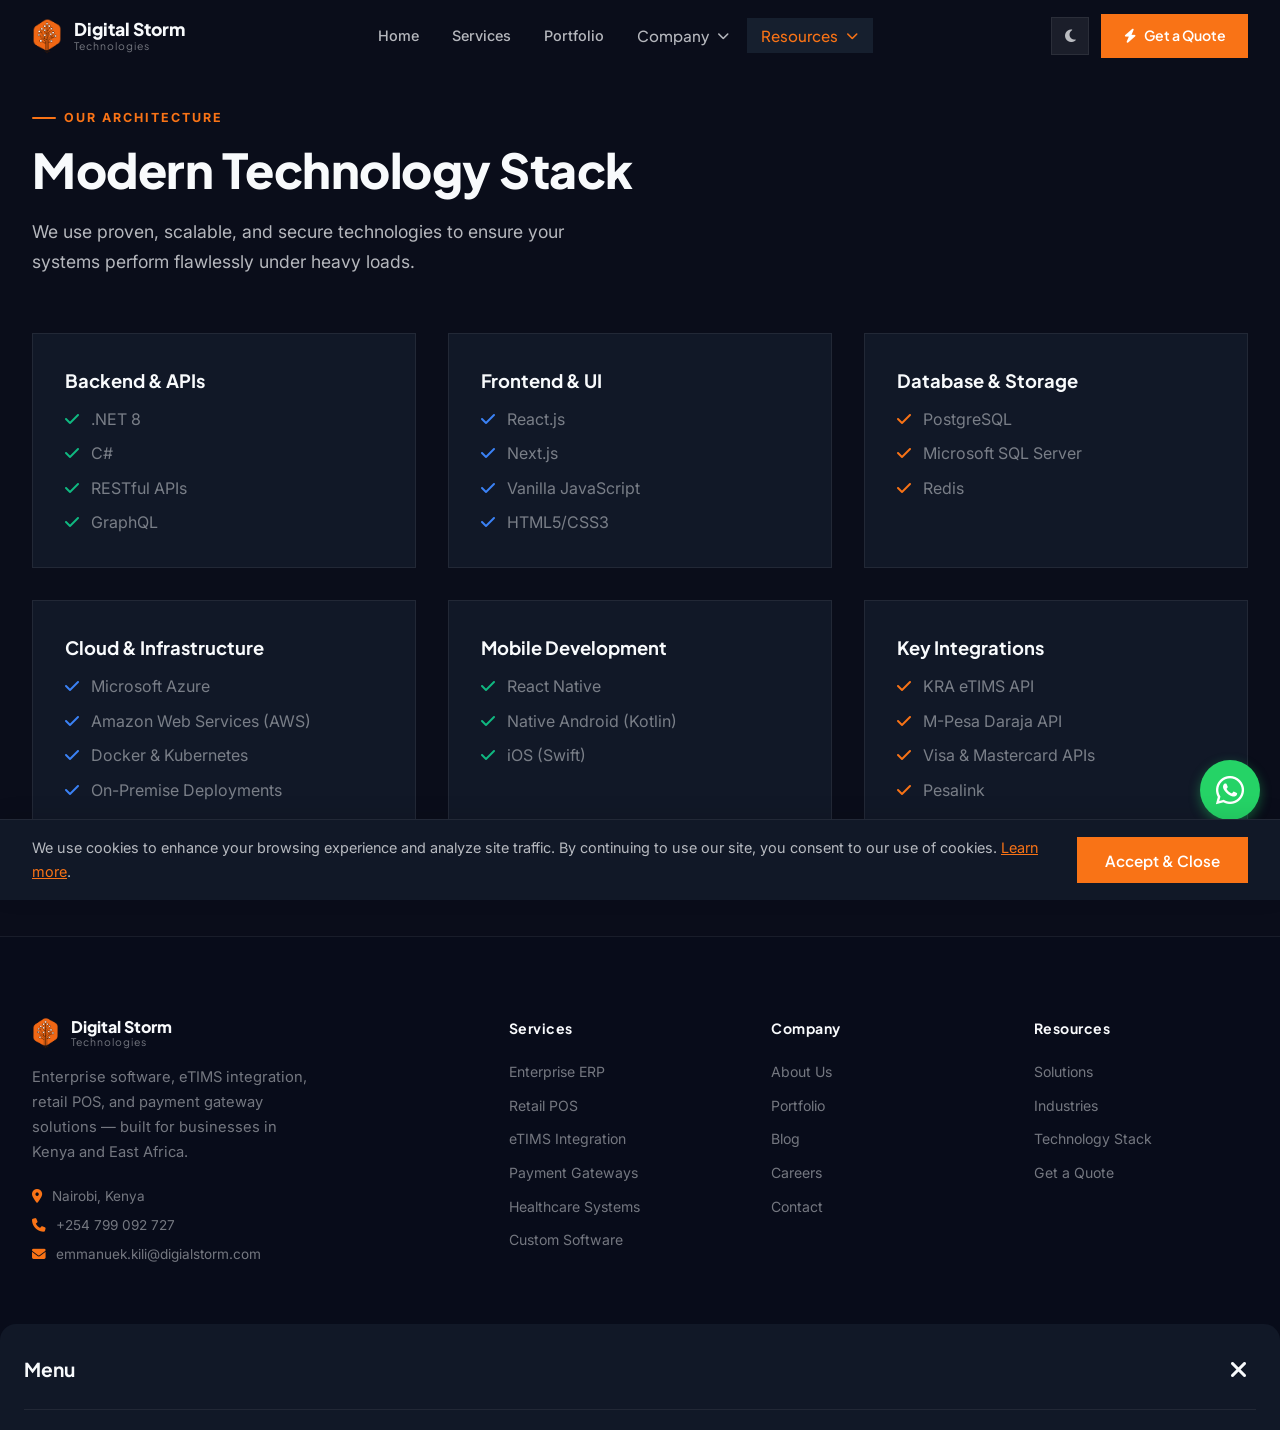
<file: technologies.html>
﻿<!DOCTYPE html>
<html lang="en" data-theme="dark">
<head>
<!-- =========================
     DIGITAL STORM TECHNOLOGIES
     SEO / SEARCH ENGINE META
     ========================= -->
<title>Technology Stack — Digital Storm Technologies</title>
<meta name="description" content="Digital Storm Technologies is a top Kenyan software development company building modern websites, web applications, mobile apps, SaaS platforms, eTIMS ERPs, retail POS systems, and custom business software.">
<meta name="keywords" content="Software development company Kenya, web development Nairobi, mobile app developers Kenya, eTIMS integration Kenya, ERP systems Kenya, retail POS systems Nairobi, custom SaaS platforms, Daraja API integration, M-Pesa API developers, business software solutions, tech consultancy Kenya, UI/UX design Nairobi, corporate website design, e-commerce developers Kenya, cloud hosting solutions, Digital Storm Technologies, top software engineers Kenya, best IT company Nairobi">
<meta name="author" content="Digital Storm Technologies Ltd">
<meta name="robots" content="index, follow, max-image-preview:large, max-snippet:-1, max-video-preview:-1">
<meta name="googlebot" content="index, follow, max-image-preview:large, max-snippet:-1, max-video-preview:-1">
<meta name="language" content="English">
<meta name="revisit-after" content="2 days">
<meta name="rating" content="general">

<!-- Canonical URL -->
<link rel="canonical" href="https://www.digitastorm.co.ke/technologies.html">

<!-- =========================
     GOOGLE SEARCH / BRAND
     ========================= -->
<meta name="application-name" content="Digital Storm Technologies">
<meta name="apple-mobile-web-app-title" content="Digital Storm Technologies">
<meta name="theme-color" content="#f97316">

<!-- =========================
     OPEN GRAPH / FACEBOOK / WHATSAPP
     ========================= -->
<meta property="og:type" content="website">
<meta property="og:title" content="Technology Stack — Digital Storm Technologies">
<meta property="og:description" content="Digital Storm Technologies is a top Kenyan software development company building modern websites, web applications, mobile apps, SaaS platforms, eTIMS ERPs, retail POS systems, and custom business software.">
<meta property="og:url" content="https://www.digitastorm.co.ke/technologies.html">
<meta property="og:site_name" content="Digital Storm Technologies">
<meta property="og:locale" content="en_KE">
<meta property="og:image" content="https://www.digitastorm.co.ke/images/og-image.jpg">
<meta property="og:image:width" content="1200">
<meta property="og:image:height" content="630">
<meta property="og:image:alt" content="Digital Storm Technologies - Software Development Company in Kenya">

<!-- =========================
     TWITTER / X
     ========================= -->
<meta name="twitter:card" content="summary_large_image">
<meta name="twitter:title" content="Technology Stack — Digital Storm Technologies">
<meta name="twitter:description" content="Digital Storm Technologies is a top Kenyan software development company building modern websites, web applications, mobile apps, SaaS platforms, eTIMS ERPs, retail POS systems, and custom business software.">
<meta name="twitter:image" content="https://www.digitastorm.co.ke/images/og-image.jpg">
<meta name="twitter:site" content="@DigitalStormKE">

<!-- =========================
     GEO / LOCAL BUSINESS
     ========================= -->
<meta name="geo.region" content="KE">
<meta name="geo.country" content="Kenya">
<meta name="geo.placename" content="Nairobi, Kenya">

<!-- =========================
     GOOGLE ANALYTICS
     ========================= -->
<!-- Google tag (gtag.js) -->
<script async src="https://www.googletagmanager.com/gtag/js?id=G-1RHVH5S1PX"></script>
<script>
  window.dataLayer = window.dataLayer || [];
  function gtag(){dataLayer.push(arguments);}
  gtag('js', new Date());
  gtag('config', 'G-1RHVH5S1PX');
</script>

<script>
  window.dataLayer = window.dataLayer || [];
  function gtag(){dataLayer.push(arguments);}
  gtag('js', new Date());

  gtag('config', 'G-1RHVH5S1PX');
</script>
  <meta charset="UTF-8" />
  <meta name="viewport" content="width=device-width, initial-scale=1.0" />
  
  <meta name="description" content="Explore the robust technology stack behind Digital Storm's enterprise solutions, including .NET, React, and PostgreSQL." />
  
  <link rel="preconnect" href="https://fonts.googleapis.com" />
  <link rel="preconnect" href="https://fonts.gstatic.com" crossorigin />
  <link href="https://fonts.googleapis.com/css2?family=Inter:wght@300;400;500;600;700;800;900&family=Plus+Jakarta+Sans:wght@400;500;600;700;800&display=swap" rel="stylesheet" />
  <link rel="stylesheet" href="https://cdnjs.cloudflare.com/ajax/libs/font-awesome/6.5.2/css/all.min.css" />
  <link rel="stylesheet" href="css/main.css" />
  <link rel="stylesheet" href="css/animations.css" />
  <link rel="stylesheet" href="css/responsive.css" />
  <!-- CRITICAL: Apply saved theme before first paint to avoid flash -->
  <script>
    (function() {
      var saved = localStorage.getItem('dst-theme');
      var preferred = window.matchMedia('(prefers-color-scheme: light)').matches ? 'light' : 'dark';
      var theme = saved || preferred;
      document.documentElement.setAttribute('data-theme', theme);
    })();
  </script>
  
</head>
<body>

<header class="navbar" id="navbar">
  <div class="nav-inner">
    <a href="index.html" class="nav-logo">
      <img src="assets/Digitalblack.png" alt="Digital Storm Technologies Logo" class="nav-logo-img" />
      <div class="nav-logo-text">Digital Storm<span>Technologies</span></div>
    </a>
        <nav class="nav-links" role="navigation" aria-label="Main Navigation">
      <a href="index.html" class="nav-link" id="nav-desk-index">Home</a>
      <a href="services.html" class="nav-link" id="nav-desk-services">Services</a>
      <a href="portfolio.html" class="nav-link" id="nav-desk-portfolio">Portfolio</a>
      
      <div class="nav-dropdown">
        <button class="nav-link" id="nav-desk-company">Company <i class="fa-solid fa-chevron-down" style="font-size:0.75rem; margin-left:0.25rem;"></i></button>
        <div class="dropdown-menu">
          <a href="about.html" id="drop-about">About Us</a>
          <a href="careers.html" id="drop-careers">Careers</a>
          <a href="industries.html" id="drop-industries">Industries</a>
        </div>
      </div>

      <div class="nav-dropdown">
        <button class="nav-link active" id="nav-desk-resources">Resources <i class="fa-solid fa-chevron-down" style="font-size:0.75rem; margin-left:0.25rem;"></i></button>
        <div class="dropdown-menu">
          <a href="solutions.html" id="drop-solutions">Solutions</a>
          <a href="technologies.html" class="active" id="drop-technologies">Tech Stack</a>
          <a href="blog.html" id="drop-blog">Blog</a>
        </div>
      </div>
    </nav>
    <div class="nav-actions">
      <button class="nav-theme-btn theme-toggle-btn"><i class="theme-icon fa-solid fa-moon"></i></button>
      <a href="contact.html" class="btn btn-primary" style="padding: 0.65rem 1.4rem; font-size: 0.88rem;"><i class="fa-solid fa-bolt"></i> Get a Quote</a>
      <button class="nav-hamburger" id="nav-hamburger"><span></span><span></span><span></span></button>
    </div>
  </div>
</header>

<nav class="nav-drawer" id="nav-drawer" aria-label="Mobile Navigation">
  <a href="index.html" class="nav-link">Home</a>
  <a href="services.html" class="nav-link">Services</a>
  <a href="solutions.html" class="nav-link">Solutions</a>
  <a href="portfolio.html" class="nav-link">Portfolio</a>
  <a href="about.html" class="nav-link">About</a>
  <a href="contact.html" class="nav-link">Contact</a>
  <a href="contact.html" class="btn btn-primary" style="margin-top:1rem; justify-content:center;"><i class="fa-solid fa-bolt"></i> Get a Quote</a>
</nav>

<section class="section reveal" id="tech-stack">
  <div class="container">
    <div class="section-label">Our Architecture</div>
    <h2 class="section-title">Modern Technology Stack</h2>
    <p class="section-desc">We use proven, scalable, and secure technologies to ensure your systems perform flawlessly under heavy loads.</p>
    
    <div class="grid-3" style="margin-top: 3.5rem;">
      <div class="card reveal delay-1">
        <h3 class="card-title">Backend & APIs</h3>
        <ul style="list-style: none; padding: 0; color:var(--text-muted); display:flex; flex-direction:column; gap:0.5rem;">
            <li><i class="fa-solid fa-check" style="color:var(--green); margin-right:0.5rem;"></i> .NET 8</li>
            <li><i class="fa-solid fa-check" style="color:var(--green); margin-right:0.5rem;"></i> C#</li>
            <li><i class="fa-solid fa-check" style="color:var(--green); margin-right:0.5rem;"></i> RESTful APIs</li>
            <li><i class="fa-solid fa-check" style="color:var(--green); margin-right:0.5rem;"></i> GraphQL</li>
        </ul>
      </div>

      <div class="card reveal delay-2">
        <h3 class="card-title">Frontend & UI</h3>
        <ul style="list-style: none; padding: 0; color:var(--text-muted); display:flex; flex-direction:column; gap:0.5rem;">
            <li><i class="fa-solid fa-check" style="color:var(--blue); margin-right:0.5rem;"></i> React.js</li>
            <li><i class="fa-solid fa-check" style="color:var(--blue); margin-right:0.5rem;"></i> Next.js</li>
            <li><i class="fa-solid fa-check" style="color:var(--blue); margin-right:0.5rem;"></i> Vanilla JavaScript</li>
            <li><i class="fa-solid fa-check" style="color:var(--blue); margin-right:0.5rem;"></i> HTML5/CSS3</li>
        </ul>
      </div>

      <div class="card reveal delay-3">
        <h3 class="card-title">Database & Storage</h3>
        <ul style="list-style: none; padding: 0; color:var(--text-muted); display:flex; flex-direction:column; gap:0.5rem;">
            <li><i class="fa-solid fa-check" style="color:var(--orange); margin-right:0.5rem;"></i> PostgreSQL</li>
            <li><i class="fa-solid fa-check" style="color:var(--orange); margin-right:0.5rem;"></i> Microsoft SQL Server</li>
            <li><i class="fa-solid fa-check" style="color:var(--orange); margin-right:0.5rem;"></i> Redis</li>
        </ul>
      </div>

      <div class="card reveal delay-1">
        <h3 class="card-title">Cloud & Infrastructure</h3>
        <ul style="list-style: none; padding: 0; color:var(--text-muted); display:flex; flex-direction:column; gap:0.5rem;">
            <li><i class="fa-solid fa-check" style="color:var(--blue); margin-right:0.5rem;"></i> Microsoft Azure</li>
            <li><i class="fa-solid fa-check" style="color:var(--blue); margin-right:0.5rem;"></i> Amazon Web Services (AWS)</li>
            <li><i class="fa-solid fa-check" style="color:var(--blue); margin-right:0.5rem;"></i> Docker & Kubernetes</li>
            <li><i class="fa-solid fa-check" style="color:var(--blue); margin-right:0.5rem;"></i> On-Premise Deployments</li>
        </ul>
      </div>

      <div class="card reveal delay-2">
        <h3 class="card-title">Mobile Development</h3>
        <ul style="list-style: none; padding: 0; color:var(--text-muted); display:flex; flex-direction:column; gap:0.5rem;">
            <li><i class="fa-solid fa-check" style="color:var(--green); margin-right:0.5rem;"></i> React Native</li>
            <li><i class="fa-solid fa-check" style="color:var(--green); margin-right:0.5rem;"></i> Native Android (Kotlin)</li>
            <li><i class="fa-solid fa-check" style="color:var(--green); margin-right:0.5rem;"></i> iOS (Swift)</li>
        </ul>
      </div>

      <div class="card reveal delay-3">
        <h3 class="card-title">Key Integrations</h3>
        <ul style="list-style: none; padding: 0; color:var(--text-muted); display:flex; flex-direction:column; gap:0.5rem;">
            <li><i class="fa-solid fa-check" style="color:var(--orange); margin-right:0.5rem;"></i> KRA eTIMS API</li>
            <li><i class="fa-solid fa-check" style="color:var(--orange); margin-right:0.5rem;"></i> M-Pesa Daraja API</li>
            <li><i class="fa-solid fa-check" style="color:var(--orange); margin-right:0.5rem;"></i> Visa & Mastercard APIs</li>
            <li><i class="fa-solid fa-check" style="color:var(--orange); margin-right:0.5rem;"></i> Pesalink</li>
        </ul>
      </div>
    </div>
  </div>
</section>

<footer class="footer" id="footer">
  <div class="container">
    <div class="footer-grid">
      <div class="footer-brand">
        <a href="index.html" class="nav-logo">
          <img src="assets/Digitalblack.png" alt="Digital Storm Technologies" class="nav-logo-img" style="height:32px;" />
          <div class="nav-logo-text" style="font-size:1rem;">Digital Storm <span>Technologies</span></div>
        </a>
        <p>Enterprise software, eTIMS integration, retail POS, and payment gateway solutions — built for businesses in Kenya and East Africa.</p>
        <div style="margin-top: 1.25rem; display:flex; flex-direction:column; gap:0.4rem; font-size:0.85rem; color:var(--text-muted);">
          <span><i class="fa-solid fa-location-dot" style="color:var(--orange); margin-right:0.4rem;"></i> Nairobi, Kenya</span>
          <a href="tel:+254799092727" style="color:var(--text-muted);"><i class="fa-solid fa-phone" style="color:var(--orange); margin-right:0.4rem;"></i> +254 799 092 727</a>
          <a href="mailto:emmanuek.kili@digialstorm.com" style="color:var(--text-muted);"><i class="fa-solid fa-envelope" style="color:var(--orange); margin-right:0.4rem;"></i> emmanuek.kili@digialstorm.com</a>
        </div>
      </div>
      <div>
        <div class="footer-col-title">Services</div>
        <div class="footer-links">
          <a href="services.html#erp" class="footer-link">Enterprise ERP</a>
          <a href="services.html#pos" class="footer-link">Retail POS</a>
          <a href="services.html#etims" class="footer-link">eTIMS Integration</a>
          <a href="services.html#payments" class="footer-link">Payment Gateways</a>
          <a href="services.html#healthcare" class="footer-link">Healthcare Systems</a>
          <a href="services.html#custom" class="footer-link">Custom Software</a>
        </div>
      </div>
      <div>
        <div class="footer-col-title">Company</div>
        <div class="footer-links">
          <a href="about.html" class="footer-link">About Us</a>
          <a href="portfolio.html" class="footer-link">Portfolio</a>
          <a href="blog.html" class="footer-link">Blog</a>
          <a href="careers.html" class="footer-link">Careers</a>
          <a href="contact.html" class="footer-link">Contact</a>
        </div>
      </div>
      <div>
        <div class="footer-col-title">Resources</div>
        <div class="footer-links">
          <a href="solutions.html" class="footer-link">Solutions</a>
          <a href="industries.html" class="footer-link">Industries</a>
          <a href="technologies.html" class="footer-link">Technology Stack</a>
          <a href="contact.html" class="footer-link">Get a Quote</a>
        </div>
      </div>
    </div>
    <div class="footer-bottom">
      <p class="footer-copy">© 2025 Digital Storm Technologies. All rights reserved. | Kili Emmanuel, Founder & C.E.O</p>
      <div class="footer-socials">
        <a href="#" class="footer-social-btn"><i class="fa-brands fa-linkedin-in"></i></a>
        <a href="#" class="footer-social-btn"><i class="fa-brands fa-x-twitter"></i></a>
        <a href="#" class="footer-social-btn"><i class="fa-brands fa-whatsapp"></i></a>
        <a href="#" class="footer-social-btn"><i class="fa-brands fa-facebook-f"></i></a>
      </div>
    </div>
  </div>
</footer>

<button id="back-to-top" aria-label="Back to top"><i class="fa-solid fa-arrow-up"></i></button>

<script src="js/app.js" defer></script>
<script>
  document.addEventListener('DOMContentLoaded', () => {
    const hamburger = document.getElementById('nav-hamburger');
    const drawer = document.getElementById('nav-drawer');
    if (hamburger && drawer) {
      hamburger.addEventListener('click', () => {
        const open = hamburger.classList.toggle('open');
        drawer.classList.toggle('open', open);
        document.body.style.overflow = open ? 'hidden' : '';
      });
    }
  });
</script>



<!-- Mobile App Bottom Navigation -->
<nav class="mobile-bottom-nav">
  <a href="index.html" class="mobile-nav-item" id="nav-index"><i class="fa-solid fa-house"></i><span>Home</span></a>
  <a href="services.html" class="mobile-nav-item" id="nav-services"><i class="fa-solid fa-layer-group"></i><span>Services</span></a>
  <a href="portfolio.html" class="mobile-nav-item" id="nav-portfolio"><i class="fa-solid fa-briefcase"></i><span>Portfolio</span></a>
  <a href="contact.html" class="mobile-nav-item" id="nav-contact"><i class="fa-solid fa-envelope"></i><span>Contact</span></a>
  <button class="mobile-nav-item active" id="mobile-more-btn" style="background:none;border:none;cursor:pointer;"><i class="fa-solid fa-bars"></i><span>More</span></button>
</nav>

<!-- Mobile App "More" Menu Modal -->
<div class="mobile-more-overlay" id="mobile-more-overlay"></div>
<div class="mobile-more-menu" id="mobile-more-menu">
  <div class="mobile-more-menu-header">
    <div class="mobile-more-menu-title">Menu</div>
    <button class="mobile-more-close" id="mobile-more-close" aria-label="Close menu" style="cursor:pointer;"><i class="fa-solid fa-xmark"></i></button>
  </div>
  <a href="about.html" class="mobile-more-link" id="more-about"><i class="fa-solid fa-users"></i> About Us</a>
  <a href="solutions.html" class="mobile-more-link" id="more-solutions"><i class="fa-solid fa-industry"></i> Solutions</a>
  <a href="industries.html" class="mobile-more-link" id="more-industries"><i class="fa-solid fa-building"></i> Industries</a>
  <a href="technologies.html" class="mobile-more-link active" id="more-technologies"><i class="fa-solid fa-microchip"></i> Tech Stack</a>
  <a href="blog.html" class="mobile-more-link" id="more-blog"><i class="fa-solid fa-newspaper"></i> Blog</a>
  <a href="careers.html" class="mobile-more-link" id="more-careers"><i class="fa-solid fa-user-tie"></i> Careers</a>
</div>


<a href="https://wa.me/254799092727" class="whatsapp-widget" target="_blank" aria-label="Chat on WhatsApp"><i class="fa-brands fa-whatsapp"></i></a>
<!-- Cookie Banner -->
<div class="cookie-banner" id="cookie-banner">
  <div class="cookie-text">
    We use cookies to enhance your browsing experience and analyze site traffic. By continuing to use our site, you consent to our use of cookies. 
    <a href="privacy.html">Learn more</a>.
  </div>
  <button class="btn btn-primary" id="cookie-accept">Accept & Close</button>
</div>
</body>
</html>
</file>
<file: css/main.css>
/* ==========================================================================
   DIGITAL STORM TECHNOLOGIES — MAIN DESIGN SYSTEM v3.0
   Clean, Professional, Modern IT Company
   ========================================================================== */

/* --------------------------------------------------------------------------
   1. GOOGLE FONTS IMPORT (must be first rule)
   -------------------------------------------------------------------------- */
@import url('https://fonts.googleapis.com/css2?family=Inter:wght@300;400;500;600;700;800;900&family=Plus+Jakarta+Sans:wght@400;500;600;700;800&display=swap');

/* --------------------------------------------------------------------------
   THEME-AWARE PROJECT IMAGE FILTER
   CSS filter converts dark dashboard screenshots to light mode appearance.
   When a real light-mode image is available via data-light-src, the JS will
   swap src and this filter becomes irrelevant for that image.
   -------------------------------------------------------------------------- */
img.theme-img {
  transition: filter 0.4s ease, opacity 0.3s ease;
}

[data-theme="light"] img.theme-img {
  filter: invert(1) hue-rotate(180deg) saturate(0.85) brightness(1.1) contrast(0.95);
}

[data-theme="dark"] img.theme-img {
  filter: none;
}

/* --------------------------------------------------------------------------
   2. CSS DESIGN TOKENS
   -------------------------------------------------------------------------- */
:root {
  /* Brand Colors */
  --orange:          #F97316;
  --orange-light:    #FB923C;
  --orange-dark:     #EA580C;
  --orange-glow:     rgba(249, 115, 22, 0.25);

  --blue:            #3B82F6;
  --blue-light:      #60A5FA;
  --blue-glow:       rgba(59, 130, 246, 0.25);

  --green:           #10B981;
  --green-light:     #34D399;

  /* Dark Theme */
  --bg-deep:         #080C1A;
  --bg-main:         #0A0D1A;
  --bg-section:      #0D1120;
  --bg-card:         #111827;
  --bg-card-hover:   #161F2E;
  --bg-input:        #141B2D;

  --border:          rgba(255, 255, 255, 0.07);
  --border-hover:    rgba(249, 115, 22, 0.35);

  --text-primary:    #F8FAFC;
  --text-secondary:  rgba(248, 250, 252, 0.72);
  --text-muted:      rgba(248, 250, 252, 0.45);

  /* Light Theme (set via [data-theme="light"]) */
  --bg-deep-lt:      #F8FAFC;
  --bg-main-lt:      #FFFFFF;
  --bg-section-lt:   #F1F5F9;
  --bg-card-lt:      #FFFFFF;
  --bg-card-hover-lt:#F8FAFC;
  --bg-input-lt:     #F1F5F9;
  --border-lt:       rgba(15, 23, 42, 0.08);
  --text-primary-lt: #0F172A;
  --text-secondary-lt:rgba(15, 23, 42, 0.72);
  --text-muted-lt:   rgba(15, 23, 42, 0.45);

  /* Typography */
  --font-heading:    'Plus Jakarta Sans', Inter, -apple-system, sans-serif;
  --font-body:       'Inter', -apple-system, BlinkMacSystemFont, sans-serif;

  /* Sizing (Flat Design) */
  --container-max:   1280px;
  --section-pad:     100px;
  --radius-sm:       0;
  --radius-md:       0;
  --radius-lg:       0;
  --radius-xl:       0;
  --radius-pill:     0;

  /* Shadows (Flat Design) */
  --shadow-sm:       none;
  --shadow-md:       none;
  --shadow-lg:       none;
  --shadow-orange:   none;
  --shadow-blue:     none;

  /* Transitions */
  --ease:            cubic-bezier(0.16, 1, 0.3, 1);
  --trans-fast:      0.18s var(--ease);
  --trans-med:       0.32s var(--ease);
  --trans-slow:      0.55s var(--ease);
}

/* --------------------------------------------------------------------------
   3. LIGHT THEME OVERRIDES
   -------------------------------------------------------------------------- */
[data-theme="light"] {
  --bg-deep:       var(--bg-deep-lt);
  --bg-main:       var(--bg-main-lt);
  --bg-section:    var(--bg-section-lt);
  --bg-card:       var(--bg-card-lt);
  --bg-card-hover: var(--bg-card-hover-lt);
  --bg-input:      var(--bg-input-lt);
  --border:        var(--border-lt);
  --text-primary:  var(--text-primary-lt);
  --text-secondary:var(--text-secondary-lt);
  --text-muted:    var(--text-muted-lt);
  --shadow-md:     0 4px 20px rgba(0,0,0,0.1);
  --shadow-lg:     0 20px 60px rgba(0,0,0,0.15);
}

/* --------------------------------------------------------------------------
   4. RESET & BASE
   -------------------------------------------------------------------------- */
*, *::before, *::after {
  box-sizing: border-box;
  margin: 0;
  padding: 0;
}

html {
  font-size: 16px;
  scroll-behavior: smooth;
  -webkit-font-smoothing: antialiased;
  overflow-x: hidden;
  width: 100%;
}

body {
  font-family: var(--font-body);
  background-color: var(--bg-main);
  color: var(--text-primary);
  line-height: 1.65;
  overflow-x: hidden;
  width: 100%;
  transition: background-color var(--trans-med), color var(--trans-med);
}

img { max-width: 100%; height: auto; display: block; }
a { color: inherit; text-decoration: none; }
button { cursor: pointer; font-family: inherit; }
ul, ol { list-style: none; }

/* Scrollbar */
::-webkit-scrollbar { width: 6px; }
::-webkit-scrollbar-track { background: var(--bg-deep); }
::-webkit-scrollbar-thumb { background: var(--orange); border-radius: 10px; }

/* --------------------------------------------------------------------------
   5. LAYOUT UTILITIES
   -------------------------------------------------------------------------- */
.container {
  max-width: var(--container-max);
  margin: 0 auto;
  padding: 0 2rem;
  position: relative;
  z-index: 2;
}

.section {
  padding: var(--section-pad) 0;
  position: relative;
  overflow: hidden;
}

.section-alt {
  background-color: var(--bg-section);
}

.grid-2 { display: grid; grid-template-columns: repeat(2, 1fr); gap: 2rem; }
.grid-3 { display: grid; grid-template-columns: repeat(3, 1fr); gap: 2rem; }
.grid-4 { display: grid; grid-template-columns: repeat(4, 1fr); gap: 1.5rem; }

/* --------------------------------------------------------------------------
   6. TYPOGRAPHY
   -------------------------------------------------------------------------- */
.section-label {
  display: inline-flex;
  align-items: center;
  gap: 0.5rem;
  font-size: 0.78rem;
  font-weight: 700;
  letter-spacing: 2px;
  text-transform: uppercase;
  color: var(--orange);
  margin-bottom: 1rem;
}

.section-label::before {
  content: '';
  display: inline-block;
  width: 24px;
  height: 2px;
  background: var(--orange);
  border-radius: 2px;
}

.section-title {
  font-family: var(--font-heading);
  font-size: clamp(2rem, 4vw, 3rem);
  font-weight: 800;
  line-height: 1.1;
  letter-spacing: -0.5px;
  color: var(--text-primary);
  margin-bottom: 1.25rem;
}

.section-desc {
  font-size: 1.1rem;
  color: var(--text-secondary);
  max-width: 600px;
  line-height: 1.7;
}

.text-center { text-align: center; }
.text-center .section-desc { margin: 0 auto; }
.text-center .section-label { margin-left: auto; margin-right: auto; }
.text-gradient {
  background: linear-gradient(135deg, var(--text-primary) 0%, var(--orange) 100%);
  -webkit-background-clip: text;
  -webkit-text-fill-color: transparent;
  background-clip: text;
}

/* --------------------------------------------------------------------------
   7. BUTTONS
   -------------------------------------------------------------------------- */
.btn {
  display: inline-flex;
  align-items: center;
  gap: 0.5rem;
  font-family: var(--font-heading);
  font-size: 0.95rem;
  font-weight: 600;
  padding: 0.85rem 1.75rem;
  border-radius: var(--radius-pill);
  border: none;
  transition: all var(--trans-fast);
  white-space: nowrap;
  cursor: pointer;
}

.btn-primary {
  background: var(--orange);
  color: #fff;
  box-shadow: var(--shadow-orange);
}
.btn-primary:hover {
  background: var(--orange-light);
  transform: translateY(-2px);
  box-shadow: none;
}

.btn-outline {
  background: transparent;
  color: var(--text-primary);
  border: 1.5px solid var(--border);
}
.btn-outline:hover {
  border-color: var(--orange);
  color: var(--orange);
  transform: translateY(-2px);
}

.btn-ghost {
  background: transparent;
  color: var(--orange);
  padding: 0;
  font-size: 0.9rem;
  gap: 0.4rem;
}
.btn-ghost i {
  transition: transform var(--trans-fast);
}
.btn-ghost:hover i {
  transform: translateX(4px);
}

/* --------------------------------------------------------------------------
   8. BADGE / TAG
   -------------------------------------------------------------------------- */
.badge {
  display: inline-flex;
  align-items: center;
  gap: 0.35rem;
  padding: 0.3rem 0.85rem;
  border-radius: var(--radius-pill);
  font-size: 0.75rem;
  font-weight: 600;
  letter-spacing: 0.5px;
}
.badge-orange {
  background: rgba(249,115,22,0.12);
  color: var(--orange-light);
  border: 1px solid rgba(249,115,22,0.25);
}
.badge-blue {
  background: rgba(59,130,246,0.12);
  color: var(--blue-light);
  border: 1px solid rgba(59,130,246,0.25);
}
.badge-green {
  background: rgba(16,185,129,0.12);
  color: var(--green-light);
  border: 1px solid rgba(16,185,129,0.25);
}

/* --------------------------------------------------------------------------
   9. CARDS
   -------------------------------------------------------------------------- */
.card {
  background: var(--bg-card);
  border: 1px solid var(--border);
  border-radius: var(--radius-lg);
  padding: 2rem;
  transition: all var(--trans-med);
  position: relative;
  overflow: hidden;
}

.card::before {
  content: '';
  position: absolute;
  top: 0;
  left: 0;
  right: 0;
  height: 3px;
  background: var(--orange);
  opacity: 0;
  transition: opacity var(--trans-med);
}

.card:hover {
  background: var(--bg-card-hover);
  border-color: var(--border-hover);
  /* transform removed for flat design */
  box-shadow: var(--shadow-lg);
}

.card:hover::before {
  opacity: 1;
}

.card-icon {
  width: 52px;
  height: 52px;
  border-radius: var(--radius-md);
  background: rgba(249,115,22,0.1);
  border: 1px solid rgba(249,115,22,0.2);
  display: flex;
  align-items: center;
  justify-content: center;
  font-size: 1.3rem;
  color: var(--orange);
  margin-bottom: 1.25rem;
  transition: all var(--trans-med);
}

.card:hover .card-icon {
  background: var(--orange);
  color: #fff;
  box-shadow: var(--shadow-orange);
}

.card-title {
  font-family: var(--font-heading);
  font-size: 1.15rem;
  font-weight: 700;
  color: var(--text-primary);
  margin-bottom: 0.6rem;
}

.card-desc {
  font-size: 0.92rem;
  color: var(--text-secondary);
  line-height: 1.7;
}

/* Card with image */
.card-img {
  width: 100%;
  height: 200px;
  object-fit: cover;
  border-radius: var(--radius-md);
  margin-bottom: 1.25rem;
  transition: transform var(--trans-med);
}

.card:hover .card-img {
  transform: scale(1.03);
}

/* --------------------------------------------------------------------------
   10. NAVBAR
   -------------------------------------------------------------------------- */
.navbar {
  position: fixed;
  top: 0;
  left: 0;
  right: 0;
  z-index: 1000;
  padding: 0 2rem;
  transition: all var(--trans-med);
}

.navbar.scrolled {
  background: rgba(10, 13, 26, 0.92);
  backdrop-filter: blur(24px);
  -webkit-backdrop-filter: blur(24px);
  border-bottom: 1px solid var(--border);
  padding-top: 0;
  padding-bottom: 0;
}

[data-theme="light"] .navbar.scrolled {
  background: rgba(255,255,255,0.92);
}

.nav-inner {
  display: flex;
  align-items: center;
  justify-content: space-between;
  height: 72px;
  max-width: var(--container-max);
  margin: 0 auto;
}

.nav-logo {
  display: flex;
  align-items: center;
  gap: 0.75rem;
  text-decoration: none;
}

.nav-logo-img {
  height: 36px;
  width: auto;
}

.nav-logo-text {
  font-family: var(--font-heading);
  font-size: 1.1rem;
  font-weight: 800;
  color: var(--text-primary);
  line-height: 1.2;
}

.nav-logo-text span {
  display: block;
  font-size: 0.65rem;
  font-weight: 400;
  color: var(--text-muted);
  letter-spacing: 1px;
}

.nav-links {
  display: flex;
  align-items: center;
  gap: 0.25rem;
}

.nav-link {
  display: flex;
  align-items: center;
  gap: 0.3rem;
  padding: 0.5rem 0.9rem;
  font-size: 0.9rem;
  font-weight: 500;
  color: var(--text-secondary);
  border-radius: var(--radius-sm);
  transition: all var(--trans-fast);
  text-decoration: none;
}

.nav-link:hover,
.nav-link.active {
  color: var(--text-primary);
  background: var(--border);
}

.nav-actions {
  display: flex;
  align-items: center;
  gap: 0.75rem;
}

.nav-theme-btn {
  width: 38px;
  height: 38px;
  border-radius: var(--radius-pill);
  background: var(--border);
  border: 1px solid var(--border);
  color: var(--text-secondary);
  display: flex;
  align-items: center;
  justify-content: center;
  font-size: 0.9rem;
  transition: all var(--trans-fast);
}

.nav-theme-btn:hover {
  border-color: var(--orange);
  color: var(--orange);
}

/* Mobile hamburger */
.nav-hamburger {
  display: none;
  flex-direction: column;
  gap: 5px;
  padding: 8px;
  background: none;
  border: none;
  cursor: pointer;
}

.nav-hamburger span {
  width: 24px;
  height: 2px;
  background: var(--text-primary);
  border-radius: 2px;
  transition: all var(--trans-fast);
}

.nav-hamburger.open span:nth-child(1) {
  transform: translateY(7px) rotate(45deg);
  background: var(--orange);
}
.nav-hamburger.open span:nth-child(2) {
  opacity: 0;
}
.nav-hamburger.open span:nth-child(3) {
  transform: translateY(-7px) rotate(-45deg);
  background: var(--orange);
}

/* Mobile nav drawer */
.nav-drawer {
  display: none;
  position: fixed;
  top: 72px;
  left: 0;
  right: 0;
  bottom: 0;
  background: rgba(8, 12, 26, 0.98);
  backdrop-filter: blur(30px);
  z-index: 999;
  padding: 2rem;
  flex-direction: column;
  gap: 0.5rem;
  overflow-y: auto;
  transform: translateX(-100%);
  transition: transform var(--trans-med);
}

[data-theme="light"] .nav-drawer {
  background: rgba(248,250,252,0.98);
}

.nav-drawer.open {
  display: flex;
  transform: translateX(0);
}

.nav-drawer .nav-link {
  font-size: 1.1rem;
  padding: 1rem 1.25rem;
  border-radius: var(--radius-md);
}

/* --------------------------------------------------------------------------
   11. HERO SECTION
   -------------------------------------------------------------------------- */
.hero {
  min-height: 100vh;
  display: flex;
  align-items: center;
  padding-top: 72px;
  position: relative;
  overflow: hidden;
}

/* Simple gradient background — no particles */
.hero-bg {
  position: absolute;
  inset: 0;
  background: 
    radial-gradient(ellipse 80% 60% at 70% 40%, rgba(249,115,22,0.08) 0%, transparent 60%),
    radial-gradient(ellipse 60% 50% at 20% 80%, rgba(59,130,246,0.07) 0%, transparent 60%),
    var(--bg-main);
  z-index: 0;
}

[data-theme="light"] .hero-bg {
  background:
    radial-gradient(ellipse 80% 60% at 70% 40%, rgba(249,115,22,0.06) 0%, transparent 60%),
    radial-gradient(ellipse 60% 50% at 20% 80%, rgba(59,130,246,0.05) 0%, transparent 60%),
    #FFFFFF;
}

/* Parallax floating shapes */
.hero-shape { display: none; }

.hero-shape-1 {
  width: 400px; height: 400px;
  background: var(--orange);
  top: 10%; right: 5%;
}

.hero-shape-2 {
  width: 300px; height: 300px;
  background: var(--blue);
  bottom: 15%; left: 5%;
}

.hero-shape-3 {
  width: 200px; height: 200px;
  background: var(--green);
  top: 60%; right: 25%;
  opacity: 0.07;
}

.hero-inner {
  position: relative;
  z-index: 2;
  width: 100%;
}

.hero-kicker {
  display: inline-flex;
  align-items: center;
  gap: 0.5rem;
  padding: 0.45rem 1.1rem;
  background: rgba(249,115,22,0.1);
  border: 1px solid rgba(249,115,22,0.3);
  border-radius: var(--radius-pill);
  font-size: 0.8rem;
  font-weight: 600;
  color: var(--orange-light);
  margin-bottom: 1.75rem;
  letter-spacing: 0.5px;
}

.hero-kicker i {
  font-size: 0.75rem;
}

.hero-title {
  font-family: var(--font-heading);
  font-size: clamp(2.6rem, 6vw, 5rem);
  font-weight: 900;
  line-height: 1.05;
  letter-spacing: -1.5px;
  color: var(--text-primary);
  margin-bottom: 1.5rem;
  max-width: 820px;
}

.hero-title .highlight {
  color: var(--orange);
}

.hero-subtitle {
  font-size: clamp(1rem, 2vw, 1.2rem);
  color: var(--text-secondary);
  max-width: 600px;
  line-height: 1.75;
  margin-bottom: 2.5rem;
}

.hero-cta {
  display: flex;
  align-items: center;
  gap: 1rem;
  flex-wrap: wrap;
  margin-bottom: 4rem;
}

.hero-stats {
  display: flex;
  align-items: center;
  gap: 2.5rem;
  flex-wrap: wrap;
}

.hero-stat-item {
  display: flex;
  flex-direction: column;
}

.hero-stat-num {
  font-family: var(--font-heading);
  font-size: 1.9rem;
  font-weight: 800;
  color: var(--text-primary);
  line-height: 1;
}

.hero-stat-label {
  font-size: 0.78rem;
  color: var(--text-muted);
  margin-top: 0.3rem;
  letter-spacing: 0.5px;
}

.hero-stat-divider {
  width: 1px;
  height: 40px;
  background: var(--border);
}

/* Hero image/mockup */
.hero-visual {
  position: absolute;
  right: 0;
  top: 50%;
  transform: translateY(-50%);
  width: 45%;
  max-width: 640px;
  border-radius: var(--radius-xl);
  overflow: hidden;
  box-shadow: none;
  border: 1px solid var(--border);
  z-index: 2;
}

/* --------------------------------------------------------------------------
   12. CLIENTS / TRUSTED BY
   -------------------------------------------------------------------------- */
.clients-strip {
  padding: 2.5rem 0;
  border-top: 1px solid var(--border);
  border-bottom: 1px solid var(--border);
  background: var(--bg-section);
  overflow: hidden;
}

.clients-label {
  font-size: 0.75rem;
  font-weight: 600;
  letter-spacing: 2px;
  text-transform: uppercase;
  color: var(--text-muted);
  text-align: center;
  margin-bottom: 1.5rem;
}

.clients-track {
  display: flex;
  align-items: center;
  gap: 3rem;
  animation: scroll-clients 25s linear infinite;
  width: max-content;
}

.clients-track:hover {
  animation-play-state: paused;
}

@keyframes scroll-clients {
  from { transform: translateX(0); }
  to   { transform: translateX(-50%); }
}

.client-badge {
  white-space: nowrap;
  font-family: var(--font-heading);
  font-weight: 700;
  font-size: 0.92rem;
  color: var(--text-muted);
  padding: 0.6rem 1.25rem;
  border-radius: var(--radius-pill);
  border: 1px solid var(--border);
  transition: all var(--trans-fast);
  flex-shrink: 0;
}

.client-badge:hover {
  color: var(--orange);
  border-color: var(--orange-glow);
  background: rgba(249,115,22,0.05);
}

/* --------------------------------------------------------------------------
   13. SERVICES SECTION
   -------------------------------------------------------------------------- */
.service-card {
  background: var(--bg-card);
  border: 1px solid var(--border);
  border-radius: var(--radius-lg);
  padding: 2rem;
  transition: all var(--trans-med);
  display: flex;
  flex-direction: column;
  gap: 1rem;
  position: relative;
  overflow: hidden;
}

.service-card::after {
  content: '';
  position: absolute;
  bottom: 0; left: 0; right: 0;
  height: 3px;
  background: var(--orange);
  transform: scaleX(0);
  transition: transform var(--trans-med);
  transform-origin: left;
}

.service-card:hover {
  border-color: var(--border-hover);
  background: var(--bg-card-hover);
  /* transform removed for flat design */
  box-shadow: var(--shadow-lg);
}

.service-card:hover::after {
  transform: scaleX(1);
}

.service-icon {
  width: 54px; height: 54px;
  border-radius: var(--radius-md);
  display: flex; align-items: center; justify-content: center;
  font-size: 1.4rem;
  transition: all var(--trans-med);
}

.service-card:hover .service-icon {
  box-shadow: var(--shadow-orange);
}

.service-title {
  font-family: var(--font-heading);
  font-size: 1.1rem;
  font-weight: 700;
  color: var(--text-primary);
}

.service-desc {
  font-size: 0.9rem;
  color: var(--text-secondary);
  line-height: 1.7;
  flex: 1;
}

.service-link {
  display: inline-flex;
  align-items: center;
  gap: 0.4rem;
  font-size: 0.85rem;
  font-weight: 600;
  color: var(--orange);
  transition: gap var(--trans-fast);
}

.service-card:hover .service-link {
  gap: 0.7rem;
}

/* --------------------------------------------------------------------------
   14. PARALLAX SPOTLIGHT SECTIONS
   -------------------------------------------------------------------------- */
.parallax-section {
  position: relative;
  overflow: hidden;
  padding: var(--section-pad) 0;
}

.parallax-bg {
  position: absolute;
  inset: -20%;
  background-size: cover;
  background-position: center;
  background-attachment: fixed;
  z-index: 0;
  will-change: transform;
}

.parallax-overlay {
  position: absolute;
  inset: 0;
  z-index: 1;
}

.parallax-content {
  position: relative;
  z-index: 2;
}

/* eTIMS spotlight */
.etims-section {
  background: var(--bg-section);
}

.etims-highlight-box {
  background: rgba(249,115,22,0.05);
  border: 1px solid rgba(249,115,22,0.2);
  border-radius: var(--radius-xl);
  padding: 3rem;
}

.etims-steps {
  display: flex;
  flex-direction: column;
  gap: 1rem;
  margin-top: 2rem;
}

.etims-step {
  display: flex;
  align-items: flex-start;
  gap: 1rem;
  padding: 1rem;
  border-radius: var(--radius-md);
  background: rgba(255,255,255,0.03);
  border: 1px solid var(--border);
  transition: all var(--trans-fast);
}

.etims-step:hover {
  border-color: rgba(249,115,22,0.25);
  background: rgba(249,115,22,0.04);
}

.etims-step-num {
  width: 32px; height: 32px;
  border-radius: 50%;
  background: var(--orange);
  color: #fff;
  font-size: 0.8rem;
  font-weight: 700;
  display: flex; align-items: center; justify-content: center;
  flex-shrink: 0;
}

.etims-step-text {
  font-size: 0.92rem;
  color: var(--text-secondary);
  line-height: 1.6;
}

.etims-step-text strong {
  color: var(--text-primary);
  display: block;
  margin-bottom: 0.2rem;
}

/* --------------------------------------------------------------------------
   15. PAYMENT GATEWAY SECTION
   -------------------------------------------------------------------------- */
.payment-grid {
  display: grid;
  grid-template-columns: repeat(auto-fit, minmax(160px, 1fr));
  gap: 1.25rem;
  margin-top: 3rem;
}

.payment-card {
  background: var(--bg-card);
  border: 1px solid var(--border);
  border-radius: var(--radius-lg);
  padding: 1.75rem 1.25rem;
  text-align: center;
  display: flex;
  flex-direction: column;
  align-items: center;
  gap: 0.75rem;
  transition: all var(--trans-med);
}

.payment-card:hover {
  border-color: var(--border-hover);
  /* transform removed for flat design */
  box-shadow: var(--shadow-orange);
}

.payment-card-icon {
  width: 56px; height: 56px;
  border-radius: var(--radius-md);
  display: flex; align-items: center; justify-content: center;
  font-size: 1.6rem;
  margin: 0 auto;
}

.payment-card-name {
  font-family: var(--font-heading);
  font-size: 0.9rem;
  font-weight: 700;
  color: var(--text-primary);
}

.payment-card-desc {
  font-size: 0.78rem;
  color: var(--text-muted);
}

/* --------------------------------------------------------------------------
   16. STATS / WHY DST
   -------------------------------------------------------------------------- */
.stat-card {
  text-align: center;
  padding: 2.5rem 2rem;
  border-radius: var(--radius-lg);
  background: var(--bg-card);
  border: 1px solid var(--border);
  transition: all var(--trans-med);
}

.stat-card:hover {
  border-color: var(--border-hover);
  /* transform removed for flat design */
  box-shadow: var(--shadow-orange);
}

.stat-num {
  font-family: var(--font-heading);
  font-size: clamp(2.4rem, 5vw, 3.5rem);
  font-weight: 900;
  color: var(--orange);
  line-height: 1;
  margin-bottom: 0.5rem;
}

.stat-label {
  font-size: 0.9rem;
  color: var(--text-secondary);
  font-weight: 500;
}

/* --------------------------------------------------------------------------
   17. PROJECT / PORTFOLIO CARDS
   -------------------------------------------------------------------------- */
.project-card {
  background: var(--bg-card);
  border: 1px solid var(--border);
  border-radius: var(--radius-xl);
  overflow: hidden;
  transition: all var(--trans-med);
  /* Ensure the rounded corners clip the image cleanly */
  isolation: isolate;
}

.project-card:hover {
  border-color: var(--border-hover);
  /* transform removed for flat design */
  box-shadow: var(--shadow-lg);
}

.project-img {
  width: 100%;
  height: 230px;
  object-fit: cover;
  object-position: top center;
  display: block;
  transition: transform var(--trans-slow);
}

.project-card:hover .project-img {
  transform: scale(1.05);
}

.project-img-wrap {
  overflow: hidden;
  background: transparent;
  line-height: 0;   /* removes the gap between inline img and container bottom */
  border-radius: var(--radius-xl) var(--radius-xl) 0 0;
}

.project-body {
  padding: 1.75rem;
}

.project-tags {
  display: flex;
  gap: 0.5rem;
  flex-wrap: wrap;
  margin-bottom: 1rem;
}

.project-title {
  font-family: var(--font-heading);
  font-size: 1.2rem;
  font-weight: 700;
  color: var(--text-primary);
  margin-bottom: 0.5rem;
}

.project-desc {
  font-size: 0.9rem;
  color: var(--text-secondary);
  line-height: 1.65;
  margin-bottom: 1.25rem;
}

/* --------------------------------------------------------------------------
   18. TESTIMONIALS
   -------------------------------------------------------------------------- */
.testimonial-card {
  background: var(--bg-card);
  border: 1px solid var(--border);
  border-radius: var(--radius-xl);
  padding: 2rem;
  display: flex;
  flex-direction: column;
  gap: 1.25rem;
}

.testimonial-stars {
  color: var(--orange);
  font-size: 0.9rem;
  display: flex;
  gap: 0.2rem;
}

.testimonial-text {
  font-size: 1rem;
  color: var(--text-secondary);
  line-height: 1.75;
  font-style: italic;
}

.testimonial-author {
  display: flex;
  align-items: center;
  gap: 0.85rem;
  padding-top: 1rem;
  border-top: 1px solid var(--border);
}

.testimonial-avatar {
  width: 44px; height: 44px;
  border-radius: 0;
  background: var(--bg-card); border: 2px solid var(--orange);
  display: flex; align-items: center; justify-content: center;
  font-family: var(--font-heading);
  font-weight: 700;
  font-size: 1rem;
  color: var(--orange);
  flex-shrink: 0;
}

.testimonial-name {
  font-weight: 700;
  font-size: 0.9rem;
  color: var(--text-primary);
}

.testimonial-role {
  font-size: 0.78rem;
  color: var(--text-muted);
}

/* --------------------------------------------------------------------------
   19. CTA PARALLAX BANNER
   -------------------------------------------------------------------------- */
.cta-banner {
  position: relative;
  overflow: hidden;
  padding: 7rem 0;
  text-align: center;
}

.cta-banner-bg {
  position: absolute;
  inset: 0;
  background: var(--bg-section);
  z-index: 0;
}

.cta-banner-title {
  font-family: var(--font-heading);
  font-size: clamp(2rem, 5vw, 3.5rem);
  font-weight: 900;
  color: var(--text-primary);
  letter-spacing: -1px;
  margin-bottom: 1rem;
}

.cta-banner-desc {
  font-size: 1.1rem;
  color: var(--text-secondary);
  max-width: 540px;
  margin: 0 auto 2.5rem;
}

/* --------------------------------------------------------------------------
   20. FOOTER
   -------------------------------------------------------------------------- */
.footer {
  background: var(--bg-deep);
  border-top: 1px solid var(--border);
  padding: 5rem 0 2rem;
}

.footer-grid {
  display: grid;
  grid-template-columns: 2fr 1fr 1fr 1fr;
  gap: 3rem;
  margin-bottom: 4rem;
}

.footer-brand p {
  font-size: 0.92rem;
  color: var(--text-muted);
  line-height: 1.7;
  margin-top: 1rem;
  max-width: 280px;
}

.footer-col-title {
  font-family: var(--font-heading);
  font-weight: 700;
  font-size: 0.88rem;
  color: var(--text-primary);
  letter-spacing: 0.5px;
  margin-bottom: 1.25rem;
}

.footer-links {
  display: flex;
  flex-direction: column;
  gap: 0.65rem;
}

.footer-link {
  font-size: 0.88rem;
  color: var(--text-muted);
  transition: color var(--trans-fast);
  text-decoration: none;
}

.footer-link:hover {
  color: var(--orange);
}

.footer-bottom {
  display: flex;
  align-items: center;
  justify-content: space-between;
  padding-top: 2rem;
  border-top: 1px solid var(--border);
  flex-wrap: wrap;
  gap: 1rem;
}

.footer-copy {
  font-size: 0.82rem;
  color: var(--text-muted);
}

.footer-socials {
  display: flex;
  gap: 0.75rem;
}

.footer-social-btn {
  width: 36px; height: 36px;
  border-radius: 50%;
  background: var(--border);
  border: 1px solid var(--border);
  color: var(--text-muted);
  display: flex; align-items: center; justify-content: center;
  font-size: 0.85rem;
  transition: all var(--trans-fast);
  text-decoration: none;
}

.footer-social-btn:hover {
  background: var(--orange);
  border-color: var(--orange);
  color: #fff;
  transform: translateY(-2px);
}

/* --------------------------------------------------------------------------
   21. FORM STYLES
   -------------------------------------------------------------------------- */
.form-group {
  display: flex;
  flex-direction: column;
  gap: 0.5rem;
  margin-bottom: 1.25rem;
}

.form-label {
  font-size: 0.88rem;
  font-weight: 600;
  color: var(--text-secondary);
}

.form-input,
.form-select,
.form-textarea {
  background: var(--bg-input);
  border: 1.5px solid var(--border);
  border-radius: var(--radius-md);
  padding: 0.85rem 1.1rem;
  font-size: 0.95rem;
  font-family: var(--font-body);
  color: var(--text-primary);
  outline: none;
  transition: border-color var(--trans-fast);
  width: 100%;
}

.form-input:focus,
.form-select:focus,
.form-textarea:focus {
  border-color: var(--orange);
  box-shadow: none;
}

.form-textarea {
  resize: vertical;
  min-height: 140px;
}

/* --------------------------------------------------------------------------
   22. REVEAL ANIMATIONS
   -------------------------------------------------------------------------- */
.reveal {
  opacity: 0;
  transform: translateY(30px);
  transition: opacity 0.65s var(--ease), transform 0.65s var(--ease);
}

.reveal.visible {
  opacity: 1;
  transform: translateY(0);
}

.reveal-left {
  opacity: 0;
  transform: translateX(-30px);
  transition: opacity 0.65s var(--ease), transform 0.65s var(--ease);
}

.reveal-left.visible {
  opacity: 1;
  transform: translateX(0);
}

.reveal-right {
  opacity: 0;
  transform: translateX(30px);
  transition: opacity 0.65s var(--ease), transform 0.65s var(--ease);
}

.reveal-right.visible {
  opacity: 1;
  transform: translateX(0);
}

.delay-1 { transition-delay: 0.1s; }
.delay-2 { transition-delay: 0.2s; }
.delay-3 { transition-delay: 0.3s; }
.delay-4 { transition-delay: 0.4s; }
.delay-5 { transition-delay: 0.5s; }
.delay-6 { transition-delay: 0.6s; }

/* --------------------------------------------------------------------------
   23. MISC
   -------------------------------------------------------------------------- */
.divider {
  width: 48px;
  height: 3px;
  background: var(--orange);
  border-radius: 2px;
  margin: 1.5rem 0;
}

.text-center .divider {
  margin-left: auto;
  margin-right: auto;
}

.feature-list {
  display: flex;
  flex-direction: column;
  gap: 0.75rem;
  margin-top: 1.5rem;
}

.feature-item {
  display: flex;
  align-items: flex-start;
  gap: 0.75rem;
  font-size: 0.92rem;
  color: var(--text-secondary);
}

.feature-item i {
  color: var(--green);
  font-size: 0.85rem;
  margin-top: 0.2rem;
  flex-shrink: 0;
}

/* Contact info */
.contact-info-item {
  display: flex;
  align-items: flex-start;
  gap: 1rem;
  padding: 1.25rem;
  background: var(--bg-card);
  border: 1px solid var(--border);
  border-radius: var(--radius-md);
  transition: all var(--trans-fast);
}

.contact-info-item:hover {
  border-color: var(--border-hover);
}

.contact-info-icon {
  width: 44px; height: 44px;
  border-radius: var(--radius-md);
  background: rgba(249,115,22,0.1);
  color: var(--orange);
  display: flex; align-items: center; justify-content: center;
  font-size: 1.1rem;
  flex-shrink: 0;
}

/* Back to top */
#back-to-top {
  position: fixed;
  bottom: 2rem;
  right: 2rem;
  width: 44px; height: 44px;
  border-radius: 50%;
  background: var(--orange);
  color: #fff;
  border: none;
  display: flex; align-items: center; justify-content: center;
  font-size: 1rem;
  box-shadow: var(--shadow-orange);
  opacity: 0;
  /* transform removed for flat design */
  transition: all var(--trans-med);
  z-index: 500;
  cursor: pointer;
}

#back-to-top.visible {
  opacity: 1;
  transform: translateY(0);
}

#back-to-top:hover {
  background: var(--orange-dark);
  transform: translateY(-3px);
}



/* ==========================================================================
   MOBILE APP UI COMPONENTS
   ========================================================================== */

.mobile-bottom-nav { user-select: none; -webkit-tap-highlight-color: transparent;
  display: none; /* Desktop hidden */
  position: fixed;
  bottom: 0;
  left: 0;
  right: 0;
  height: 64px;
  background: var(--bg-main);
  border-top: 1px solid var(--border);
  z-index: 9999;
  justify-content: space-around;
  align-items: center;
  padding-bottom: env(safe-area-inset-bottom);
}

.mobile-nav-item {
  display: flex;
  flex-direction: column;
  align-items: center;
  justify-content: center;
  color: var(--text-muted);
  text-decoration: none;
  font-size: 0.7rem;
  font-weight: 500;
  width: 100%;
  height: 100%;
  gap: 4px;
  transition: color var(--trans-fast);
}

.mobile-nav-item i {
  font-size: 1.25rem;
}

.mobile-nav-item.active {
  color: var(--orange);
}

.mobile-more-overlay {
  display: none; /* Hidden by default */
  position: fixed;
  inset: 0;
  background: rgba(0,0,0,0.5);
  z-index: 10000;
  opacity: 0;
  transition: opacity 0.3s ease;
}

.mobile-more-overlay.open {
  display: block;
  opacity: 1;
}

.mobile-more-menu {
  position: fixed;
  bottom: -100%;
  left: 0;
  right: 0;
  background: var(--bg-card);
  border-radius: 16px 16px 0 0;
  z-index: 10001;
  padding: 1.5rem;
  padding-bottom: calc(1.5rem + env(safe-area-inset-bottom));
  transition: bottom 0.3s cubic-bezier(0.16, 1, 0.3, 1);
  display: flex;
  flex-direction: column;
  gap: 1rem;
}

.mobile-more-menu.open {
  bottom: 0;
}

.mobile-more-menu-header {
  display: flex;
  justify-content: space-between;
  align-items: center;
  margin-bottom: 1rem;
  padding-bottom: 1rem;
  border-bottom: 1px solid var(--border);
}

.mobile-more-menu-title {
  font-family: var(--font-heading);
  font-weight: 700;
  font-size: 1.2rem;
  color: var(--text-primary);
}

.mobile-more-close {
  background: none;
  border: none;
  color: var(--text-primary);
  font-size: 1.5rem;
  padding: 0.5rem;
}

.mobile-more-link {
  display: flex;
  align-items: center;
  gap: 1rem;
  color: var(--text-primary);
  text-decoration: none;
  font-size: 1rem;
  font-weight: 500;
  padding: 0.5rem 0;
}

.mobile-more-link i {
  width: 24px;
  text-align: center;
  color: var(--orange);
}

.mobile-more-link.active {
  color: var(--orange);
}
.mobile-more-link.active i {
  color: var(--orange);
}
/* ==========================================================================
   DESKTOP NAVBAR DROPDOWNS
   ========================================================================== */
.nav-dropdown {
  position: relative;
  display: inline-block;
}

.nav-dropdown .nav-link {
  display: flex;
  align-items: center;
  gap: 0.25rem;
  background: none;
  border: none;
  cursor: pointer;
  font-family: var(--font-heading);
  font-size: 0.95rem;
  font-weight: 500;
  color: var(--text-secondary);
}

.nav-dropdown:hover .nav-link {
  color: var(--orange);
}

.dropdown-menu {
  position: absolute;
  top: 100%;
  left: 50%;
  transform: translateX(-50%) translateY(10px);
  background: var(--bg-card);
  border: 1px solid var(--border);
  min-width: 180px;
  padding: 0.5rem 0;
  opacity: 0;
  visibility: hidden;
  transition: all 0.2s var(--ease);
  z-index: 1000;
  box-shadow: 0 4px 20px rgba(0,0,0,0.1);
}

.nav-dropdown:hover .dropdown-menu {
  opacity: 1;
  visibility: visible;
  transform: translateX(-50%) translateY(0);
}

.dropdown-menu a {
  display: block;
  padding: 0.6rem 1.25rem;
  color: var(--text-secondary);
  text-decoration: none;
  font-size: 0.9rem;
  transition: all 0.2s;
}

.dropdown-menu a:hover, .dropdown-menu a.active {
  color: var(--orange);
  background: var(--bg-card-hover);
}
.nav-link.active,
.nav-dropdown .nav-link.active {
  color: var(--orange);
  background: var(--bg-card-hover);
}

/* ==========================================================================
   WHATSAPP FLOATING WIDGET
   ========================================================================== */
.whatsapp-widget {
  position: fixed;
  bottom: 80px; /* Above the mobile nav if present */
  right: 20px;
  width: 60px;
  height: 60px;
  background-color: #25D366;
  color: white;
  border-radius: 50%;
  display: flex;
  align-items: center;
  justify-content: center;
  font-size: 2rem;
  box-shadow: 0 4px 12px rgba(37,211,102,0.4);
  z-index: 9000;
  transition: transform var(--trans-fast), box-shadow var(--trans-fast);
  text-decoration: none;
}
.whatsapp-widget:hover {
  transform: scale(1.1);
  box-shadow: 0 6px 16px rgba(37,211,102,0.6);
  color: white;
}
@media (max-width: 768px) {
  .whatsapp-widget {
    bottom: 85px; /* Stay well above the sticky mobile nav */
    right: 15px;
    width: 50px;
    height: 50px;
    font-size: 1.75rem;
  }
}

/* ==========================================================================
   COOKIE CONSENT BANNER
   ========================================================================== */
.cookie-banner {
  position: fixed;
  bottom: 0;
  left: 0;
  right: 0;
  background: var(--bg-card);
  border-top: 1px solid var(--border);
  padding: 1rem 2rem;
  z-index: 10000;
  display: flex;
  justify-content: space-between;
  align-items: center;
  gap: 2rem;
  box-shadow: 0 -4px 20px rgba(0,0,0,0.1);
  transform: translateY(100%);
  transition: transform 0.5s cubic-bezier(0.16, 1, 0.3, 1);
  opacity: 0;
}
.cookie-banner.show {
  transform: translateY(0);
  opacity: 1;
}
.cookie-text {
  font-size: 0.9rem;
  color: var(--text-secondary);
}
.cookie-text a {
  color: var(--orange);
  text-decoration: underline;
}
@media (max-width: 768px) {
  .cookie-banner {
    flex-direction: column;
    padding: 1.25rem;
    padding-bottom: calc(1.25rem + 80px); /* Avoid blocking bottom nav */
    gap: 1rem;
    text-align: center;
  }
}
</file>
<file: css/animations.css>
/* ==========================================================================
   DIGITAL STORM TECHNOLOGIES — ANIMATIONS v3.0
   ========================================================================== */

/* Smooth page load */
@keyframes fade-in-up {
  from { opacity: 0; }
  to   { opacity: 1; }
}

@keyframes fade-in {
  from { opacity: 0; }
  to   { opacity: 1; }
}

@keyframes slide-in-left {
  from { opacity: 0; }
  to   { opacity: 1; }
}

@keyframes pulse-dot {
  0%, 100% { opacity: 1; }
  50%       { opacity: 0.5; }
}

@keyframes float {
  0%, 100% { transform: translateY(0px); }
  50%       { transform: translateY(0px); }
}

@keyframes shimmer {
  0%   { background-position: -200% 0; }
  100% { background-position: 200% 0; }
}

/* Hero entrance */
.hero-kicker  { animation: fade-in-up 0.6s var(--ease) 0.1s both; }
.hero-title   { animation: fade-in-up 0.7s var(--ease) 0.2s both; }
.hero-subtitle{ animation: fade-in-up 0.7s var(--ease) 0.35s both; }
.hero-cta     { animation: fade-in-up 0.7s var(--ease) 0.45s both; }
.hero-stats   { animation: fade-in-up 0.7s var(--ease) 0.55s both; }
.hero-visual  { animation: fade-in 0.9s var(--ease) 0.3s both; }

/* Floating hero shapes */
.hero-shape-1 { display: none; }
.hero-shape-2 { display: none; }
.hero-shape-3 { display: none; }

/* Online pulse dot */
.pulse-dot {
  display: inline-block;
  width: 8px;
  height: 8px;
  border-radius: 50%;
  background: var(--green);
  /* Pulse removed for flat design */
}

/* Skeleton loading shimmer */
.skeleton {
  background: linear-gradient(90deg, var(--bg-card) 25%, var(--bg-card-hover) 50%, var(--bg-card) 75%);
  background-size: 200% 100%;
  animation: shimmer 1.5s infinite;
}

/* Stat counter animation */
.stat-num {
  transition: all 0.3s var(--ease);
}

/* Number count up */
@keyframes count-up {
  from { opacity: 0.3; }
  to   { opacity: 1; }
}

.counting {
  animation: count-up 0.1s ease;
}
</file>
<file: css/responsive.css>
/* ==========================================================================
   DIGITAL STORM TECHNOLOGIES — RESPONSIVE BREAKPOINTS v3.0
   ========================================================================== */

/* TABLET (992px and below) */
@media (max-width: 992px) {

  .nav-links { display: none; }
  .nav-hamburger { display: flex; }

  .hero-visual {
    display: none;
  }

  .hero-title {
    font-size: clamp(2.2rem, 7vw, 3.5rem);
  }

  .footer-grid {
    grid-template-columns: 1fr 1fr;
  }

  .footer-brand {
    grid-column: span 2;
  }

  .grid-4 {
    grid-template-columns: repeat(2, 1fr);
  }
}

/* MOBILE (768px and below) */
@media (max-width: 768px) {

  :root {
    --section-pad: 64px;
  }

  * { max-width: 100%; }

  .container {
    padding: 0 1.25rem;
    width: 100%;
    box-sizing: border-box;
  }

  /* NAV */
  .navbar { padding: 0 1.25rem; }
  .nav-inner { height: 64px; }
  .nav-actions .btn { display: none; }
  .nav-theme-btn { display: flex; }

  /* HERO */
  .hero {
    padding-top: 64px;
    min-height: auto;
    padding-bottom: 4rem;
  }

  .hero-title {
    font-size: clamp(2rem, 9vw, 2.8rem) !important;
    letter-spacing: -0.5px;
  }

  .hero-subtitle {
    font-size: 0.98rem;
  }

  .hero-cta {
    flex-direction: column;
    align-items: stretch;
  }

  .hero-cta .btn {
    max-width: 100%;
    justify-content: center;
  }

  .hero-stats {
    gap: 1.5rem;
  }

  .hero-stat-num {
    font-size: 1.5rem;
  }

  /* GRIDS */
  .grid-2,
  .grid-3,
  .grid-4 {
    grid-template-columns: 1fr;
  }

  /* SECTION TITLES */
  .section-title {
    font-size: clamp(1.7rem, 7vw, 2.4rem);
  }

  /* CLIENTS */
  .clients-strip { padding: 1.75rem 0; }

  /* FOOTER */
  .footer-grid {
    grid-template-columns: 1fr 1fr;
    gap: 2rem 1rem;
  }

  .footer-brand {
    grid-column: span 2;
  }

  .footer-bottom {
    flex-direction: column;
    text-align: center;
  }

  /* eTIMS */
  .etims-highlight-box {
    padding: 1.75rem;
  }

  /* PAYMENT */
  .payment-grid {
    grid-template-columns: repeat(2, 1fr);
  }

  /* CTA */
  .cta-banner { padding: 5rem 0; }
  .cta-banner-title { font-size: clamp(1.7rem, 7vw, 2.5rem); }

  /* MISC */
  #back-to-top {
    bottom: 1.25rem;
    right: 1.25rem;
  }

  /* ----------------------------------------------------
     APP UI OVERRIDES (Inserted for App-like feel)
     ---------------------------------------------------- */
  body {
    padding-bottom: 64px; /* Space for bottom nav */
  }

  .nav-hamburger, .nav-drawer {
    display: none !important; /* Completely hide standard mobile menu */
  }

  .mobile-bottom-nav {
    display: flex; /* Show bottom nav on mobile */
  }

  /* Make grids horizontally swipeable like native apps */
  .grid-2, .grid-3, .grid-4 {
    display: flex;
    overflow-x: auto;
    overflow-y: hidden;
    scroll-snap-type: x mandatory;
    scroll-behavior: smooth;
    -webkit-overflow-scrolling: touch;
    gap: 1rem;
    padding-bottom: 1rem; /* Space for scrollbar if any */
    margin-right: -1.25rem; /* Break out of container on right */
    padding-right: 1.25rem; /* Padding at end of scroll */
  }

  .grid-2 > *, .grid-3 > *, .grid-4 > * {
    flex: 0 0 85%; /* Cards take up 85% width so user sees next card peaking */
    scroll-snap-align: start;
  }

  /* Hide scrollbars for cleaner app look */
  .grid-2::-webkit-scrollbar, 
  .grid-3::-webkit-scrollbar, 
  .grid-4::-webkit-scrollbar {
    display: none;
  }

}

/* SMALL PHONES (480px and below) */
@media (max-width: 480px) {

  .container { padding: 0 1rem; }

  .hero-title {
    font-size: clamp(1.75rem, 10vw, 2.3rem) !important;
  }

  .hero-kicker {
    font-size: 0.7rem;
    padding: 0.35rem 0.85rem;
  }

  .payment-grid {
    grid-template-columns: repeat(2, 1fr);
  }

  .hero-stats {
    flex-direction: column;
    align-items: flex-start;
    gap: 1rem;
  }

  .hero-stat-divider { display: none; }

  .section-title {
    font-size: clamp(1.5rem, 9vw, 2rem) !important;
  }
}

/* ACCESSIBILITY */
@media (prefers-reduced-motion: reduce) {
  *, *::before, *::after {
    animation-duration: 0.01ms !important;
    animation-iteration-count: 1 !important;
    transition-duration: 0.01ms !important;
  }
  .clients-track { animation: none; }
  .reveal, .reveal-left, .reveal-right {
    opacity: 1 !important;
    transform: none !important;
  }
}

@media (prefers-contrast: more) {
  :root {
    --border: rgba(255,255,255,0.2);
    --text-secondary: rgba(248,250,252,0.9);
  }
}

:focus-visible {
  outline: 3px solid var(--orange) !important;
  outline-offset: 3px;
}
</file>
